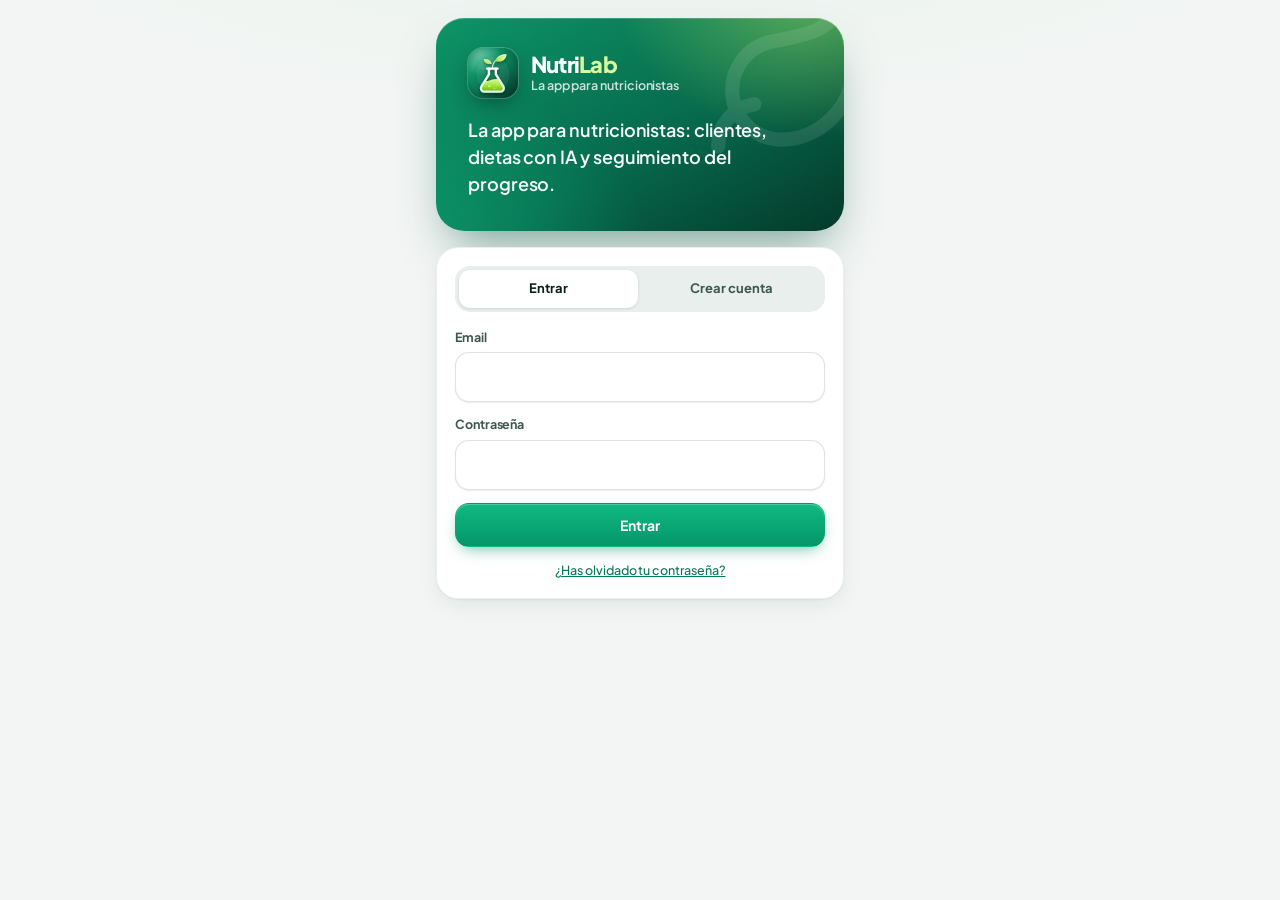
<file: index.html>
<!doctype html>
<html lang="es">
<head>
  <meta charset="utf-8">
  <meta name="viewport" content="width=device-width, initial-scale=1, viewport-fit=cover">
  <meta name="theme-color" content="#f2f5f3" media="(prefers-color-scheme: light)">
  <meta name="theme-color" content="#07110d" media="(prefers-color-scheme: dark)">
  <meta name="apple-mobile-web-app-capable" content="yes">
  <meta name="mobile-web-app-capable" content="yes">
  <meta name="apple-mobile-web-app-status-bar-style" content="default">
  <meta name="apple-mobile-web-app-title" content="NutriLab">
  <meta name="description" content="NutriLab, la app para nutricionistas: clientes, dietas manuales o con IA y seguimiento del progreso.">
  <title>NutriLab · La app para nutricionistas</title>
  <link rel="manifest" href="manifest.webmanifest">
  <link rel="icon" href="icons/icon.svg" type="image/svg+xml">
  <link rel="apple-touch-icon" href="icons/apple-touch-icon.png">
  <link rel="preload" href="vendor/fonts/plus-jakarta-sans.woff2" as="font" type="font/woff2" crossorigin>
  <link rel="stylesheet" href="app.css">
  <script>try { const t = JSON.parse(localStorage.getItem('javinutricion-v1') || '{}').settings?.theme; if (t === 'light' || t === 'dark') document.documentElement.dataset.theme = t; } catch {}</script>
  <script src="config.js"></script>
  <script src="files.js" defer></script>
  <script src="foods.js" defer></script>
  <script src="app.js" defer></script>
</head>
<body>
  <header class="top">
    <div class="top-inner" id="topbar">
      <img class="top-logo" src="icons/icon.svg" alt="" width="34" height="34">
      <div class="top-text"><h1 id="title">Inicio</h1><div class="sub" id="subtitle">NutriLab</div></div>
      <div id="headerActions"></div>
    </div>
  </header>

  <main id="view"></main>
  <div id="print"></div>

  <nav class="tabs" id="tabs" aria-label="Secciones">
    <div class="inner">
      <div class="side-brand"><img src="icons/icon.svg" alt="" width="40" height="40"><div><b>Nutri<span>Lab</span></b><small>La app para nutricionistas</small></div></div>
      <button data-nav="#/"><svg viewBox="0 0 24 24" fill="none" stroke="currentColor" stroke-width="2" stroke-linecap="round" stroke-linejoin="round"><path d="M3 11l9-7 9 7v9a1 1 0 0 1-1 1h-5v-6H9v6H4a1 1 0 0 1-1-1z"/></svg>Inicio</button>
      <button data-nav="#/clientes"><svg viewBox="0 0 24 24" fill="none" stroke="currentColor" stroke-width="2" stroke-linecap="round" stroke-linejoin="round"><circle cx="9" cy="8" r="4"/><path d="M2 21v-1a6 6 0 0 1 6-6h2a6 6 0 0 1 6 6v1"/><path d="M16 3.5a4 4 0 0 1 0 9M22 21v-1a6 6 0 0 0-4-5.6"/></svg>Clientes</button>
      <button data-nav="#/alimentos"><svg viewBox="0 0 24 24" fill="none" stroke="currentColor" stroke-width="2" stroke-linecap="round" stroke-linejoin="round"><path d="M12 7c-2-3-7-3-8 1-1 5 3 13 6 13 1 0 1.5-.5 2-.5s1 .5 2 .5c3 0 7-8 6-13-1-4-6-4-8-1z"/><path d="M12 7c0-2 1-4 3-5"/></svg>Alimentos</button>
      <button data-nav="#/ajustes"><svg viewBox="0 0 24 24" fill="none" stroke="currentColor" stroke-width="2" stroke-linecap="round" stroke-linejoin="round"><circle cx="12" cy="12" r="3"/><path d="M19.4 15a1.7 1.7 0 0 0 .3 1.8l.1.1a2 2 0 1 1-2.8 2.8l-.1-.1a1.7 1.7 0 0 0-1.8-.3 1.7 1.7 0 0 0-1 1.5V21a2 2 0 1 1-4 0v-.1a1.7 1.7 0 0 0-1.1-1.5 1.7 1.7 0 0 0-1.8.3l-.1.1a2 2 0 1 1-2.8-2.8l.1-.1a1.7 1.7 0 0 0 .3-1.8 1.7 1.7 0 0 0-1.5-1H3a2 2 0 1 1 0-4h.1a1.7 1.7 0 0 0 1.5-1.1 1.7 1.7 0 0 0-.3-1.8l-.1-.1a2 2 0 1 1 2.8-2.8l.1.1a1.7 1.7 0 0 0 1.8.3H9a1.7 1.7 0 0 0 1-1.5V3a2 2 0 1 1 4 0v.1a1.7 1.7 0 0 0 1 1.5 1.7 1.7 0 0 0 1.8-.3l.1-.1a2 2 0 1 1 2.8 2.8l-.1.1a1.7 1.7 0 0 0-.3 1.8V9a1.7 1.7 0 0 0 1.5 1H21a2 2 0 1 1 0 4h-.1a1.7 1.7 0 0 0-1.5 1z"/></svg>Ajustes</button>
    </div>
  </nav>
</body>
</html>
</file>
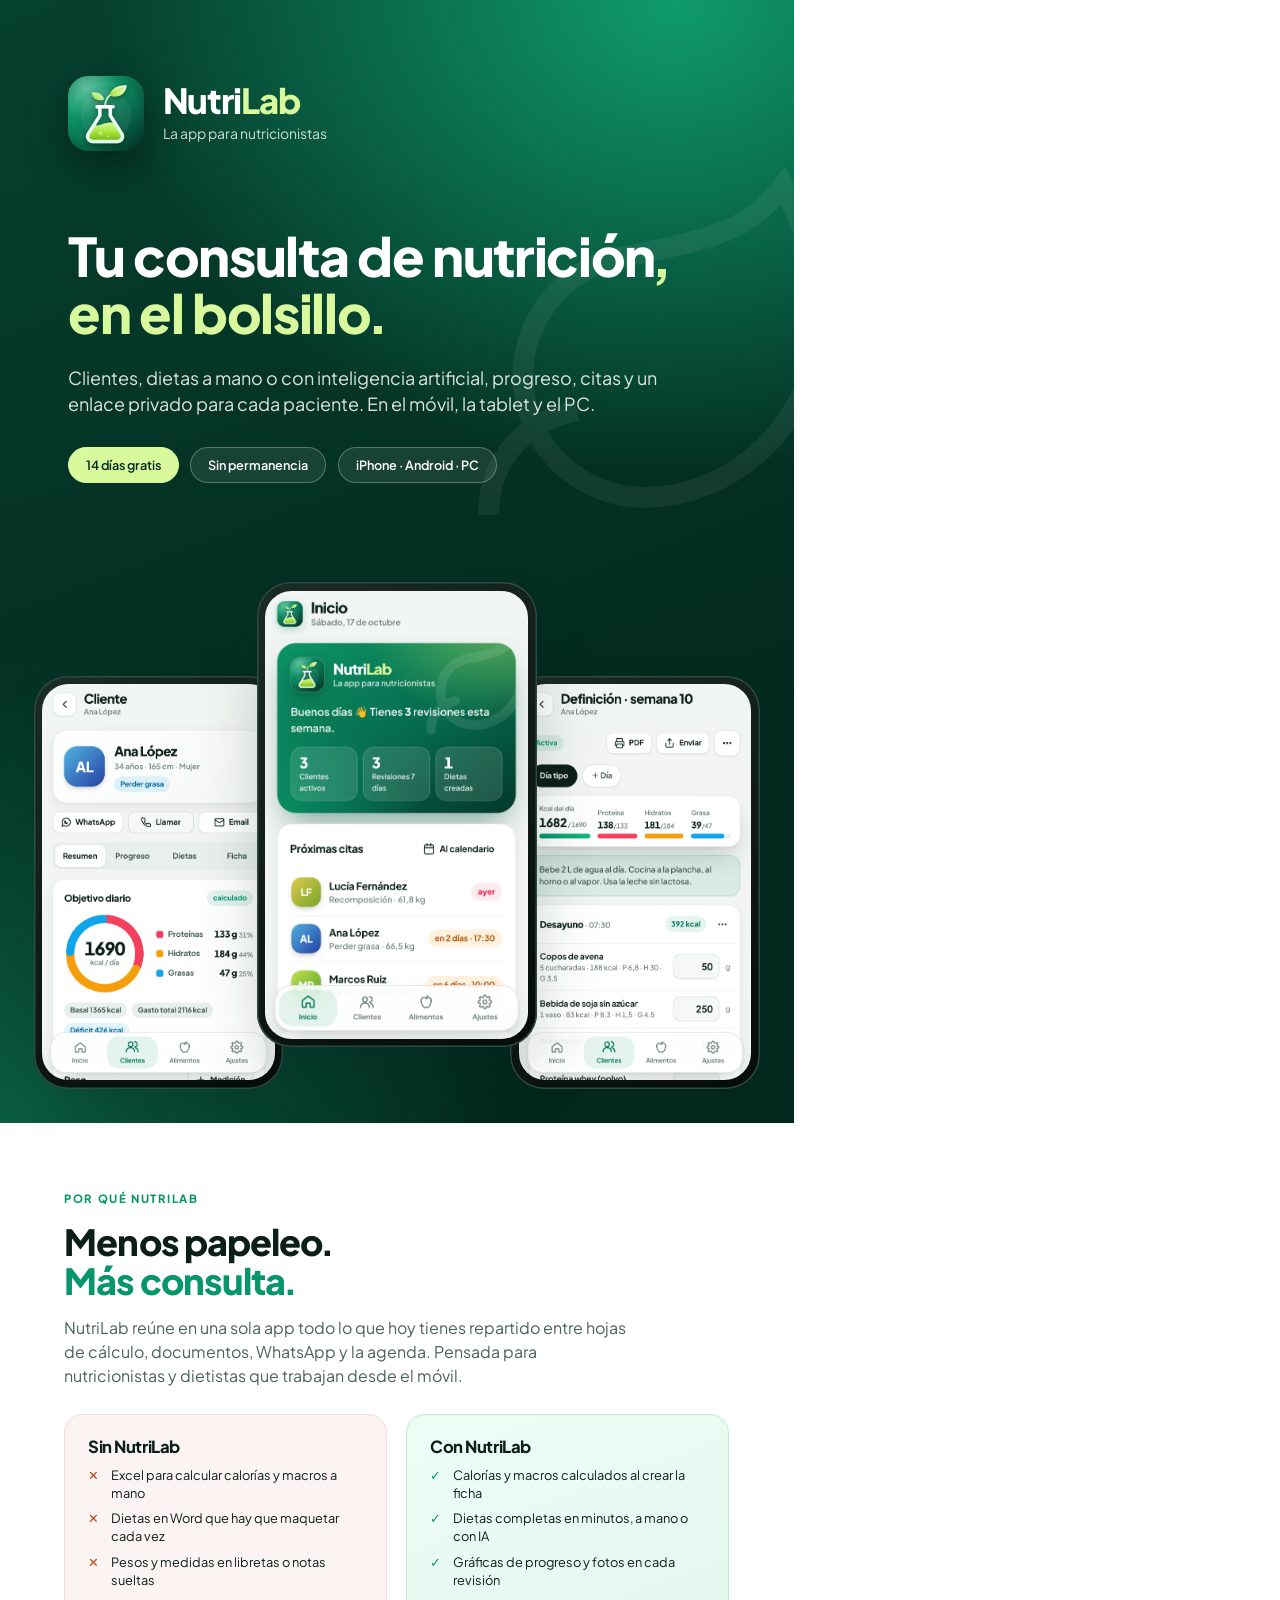
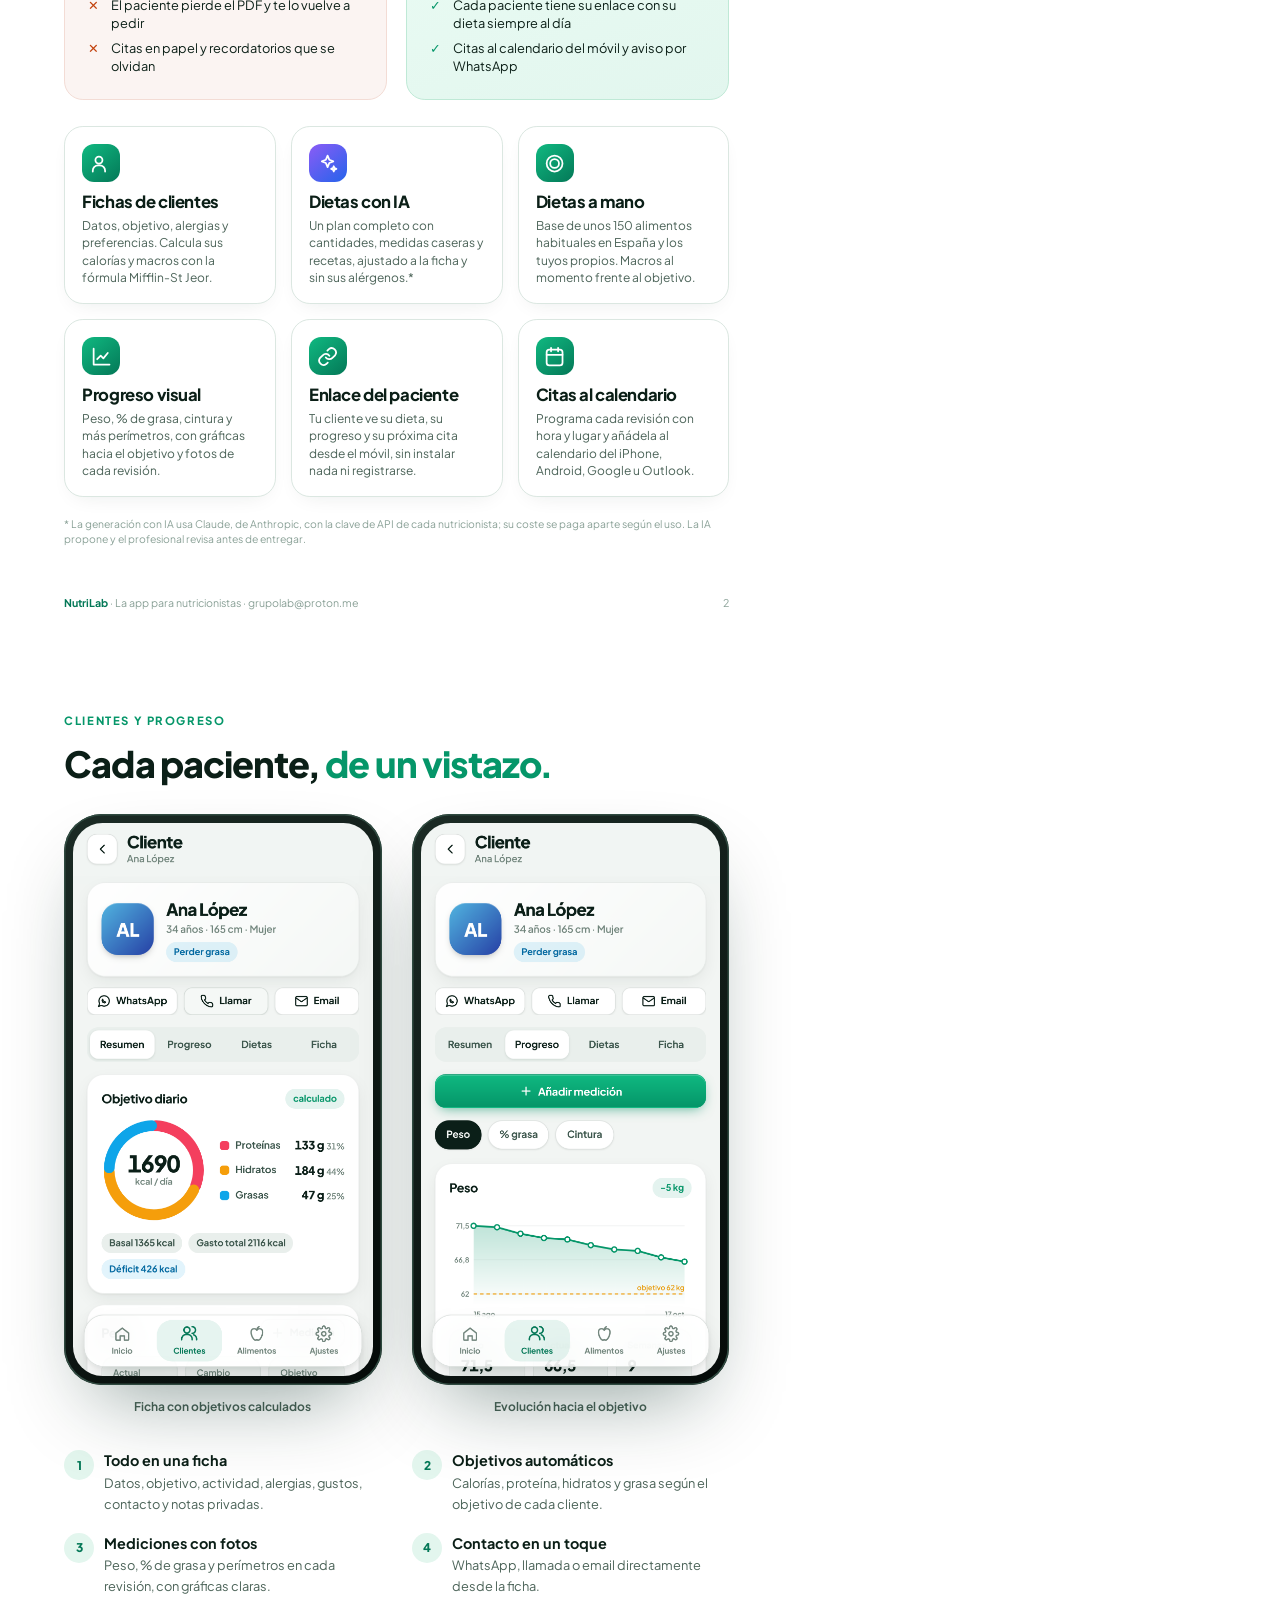
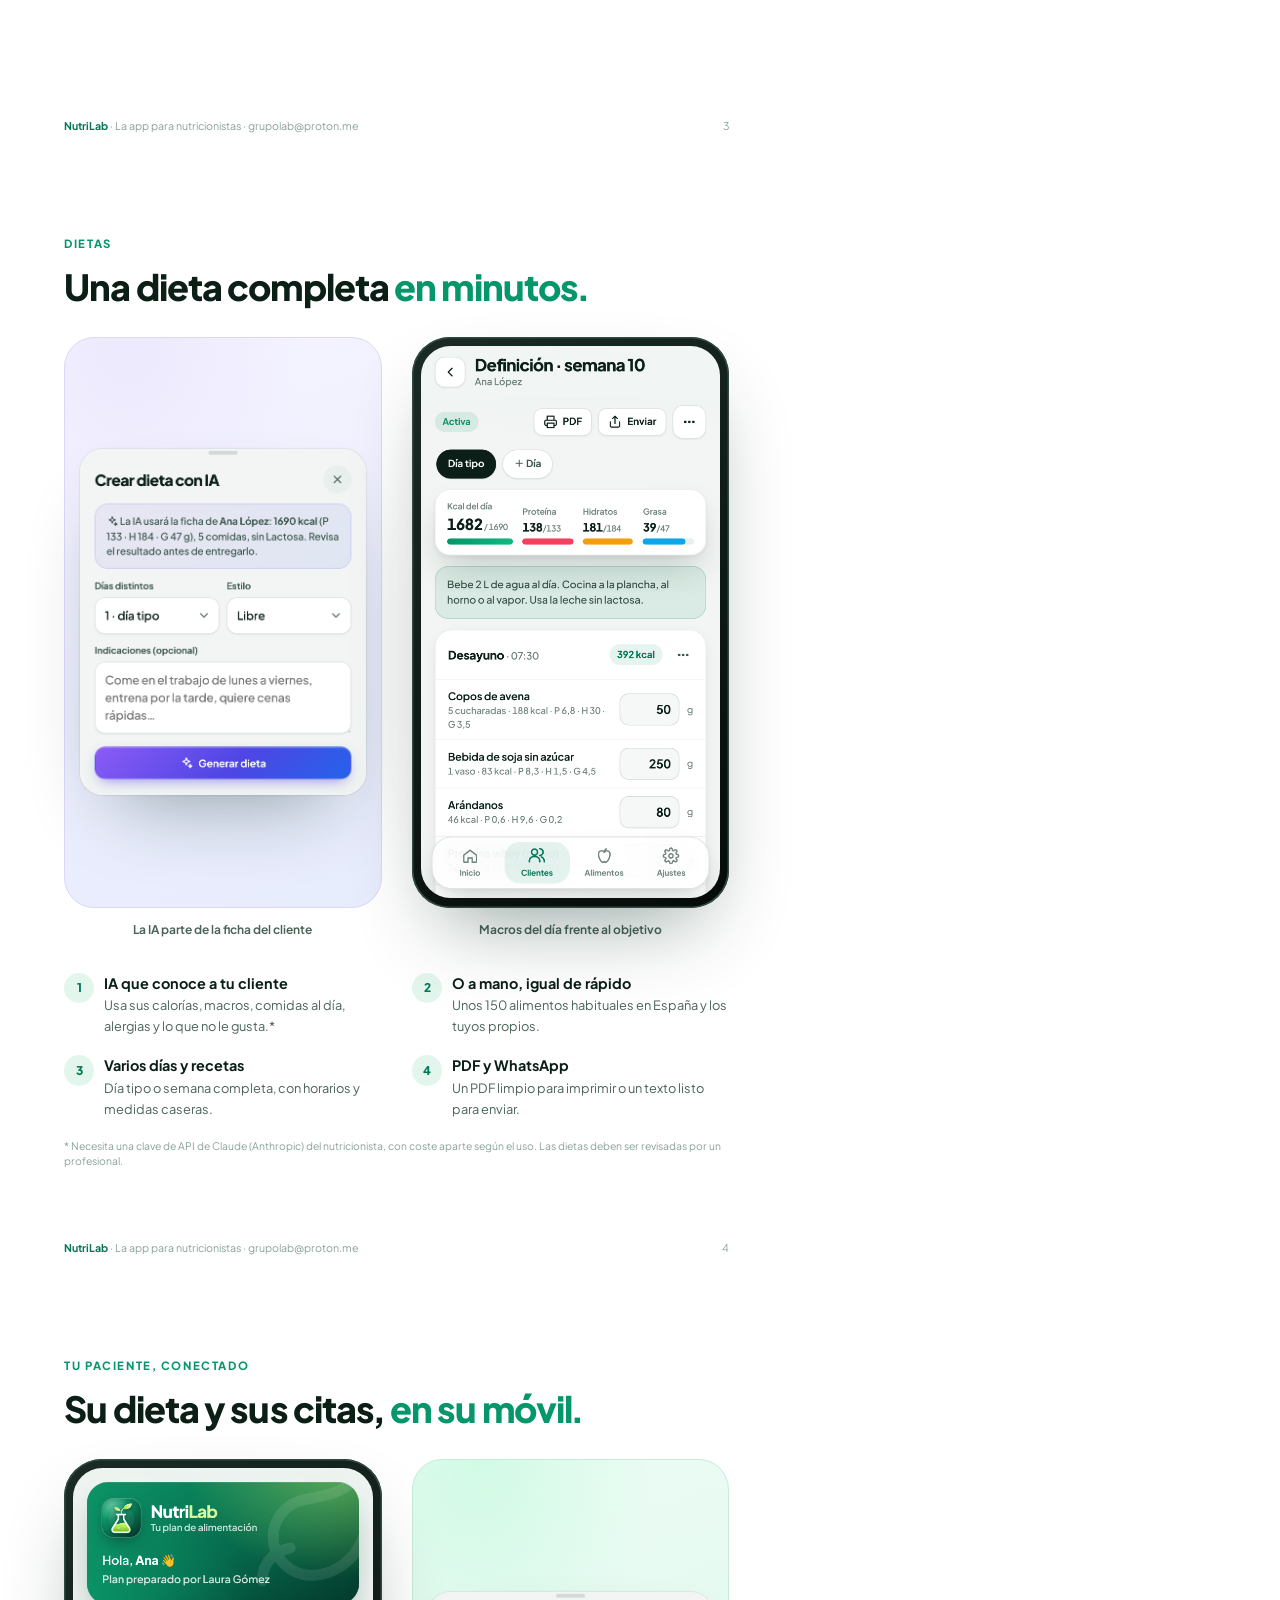
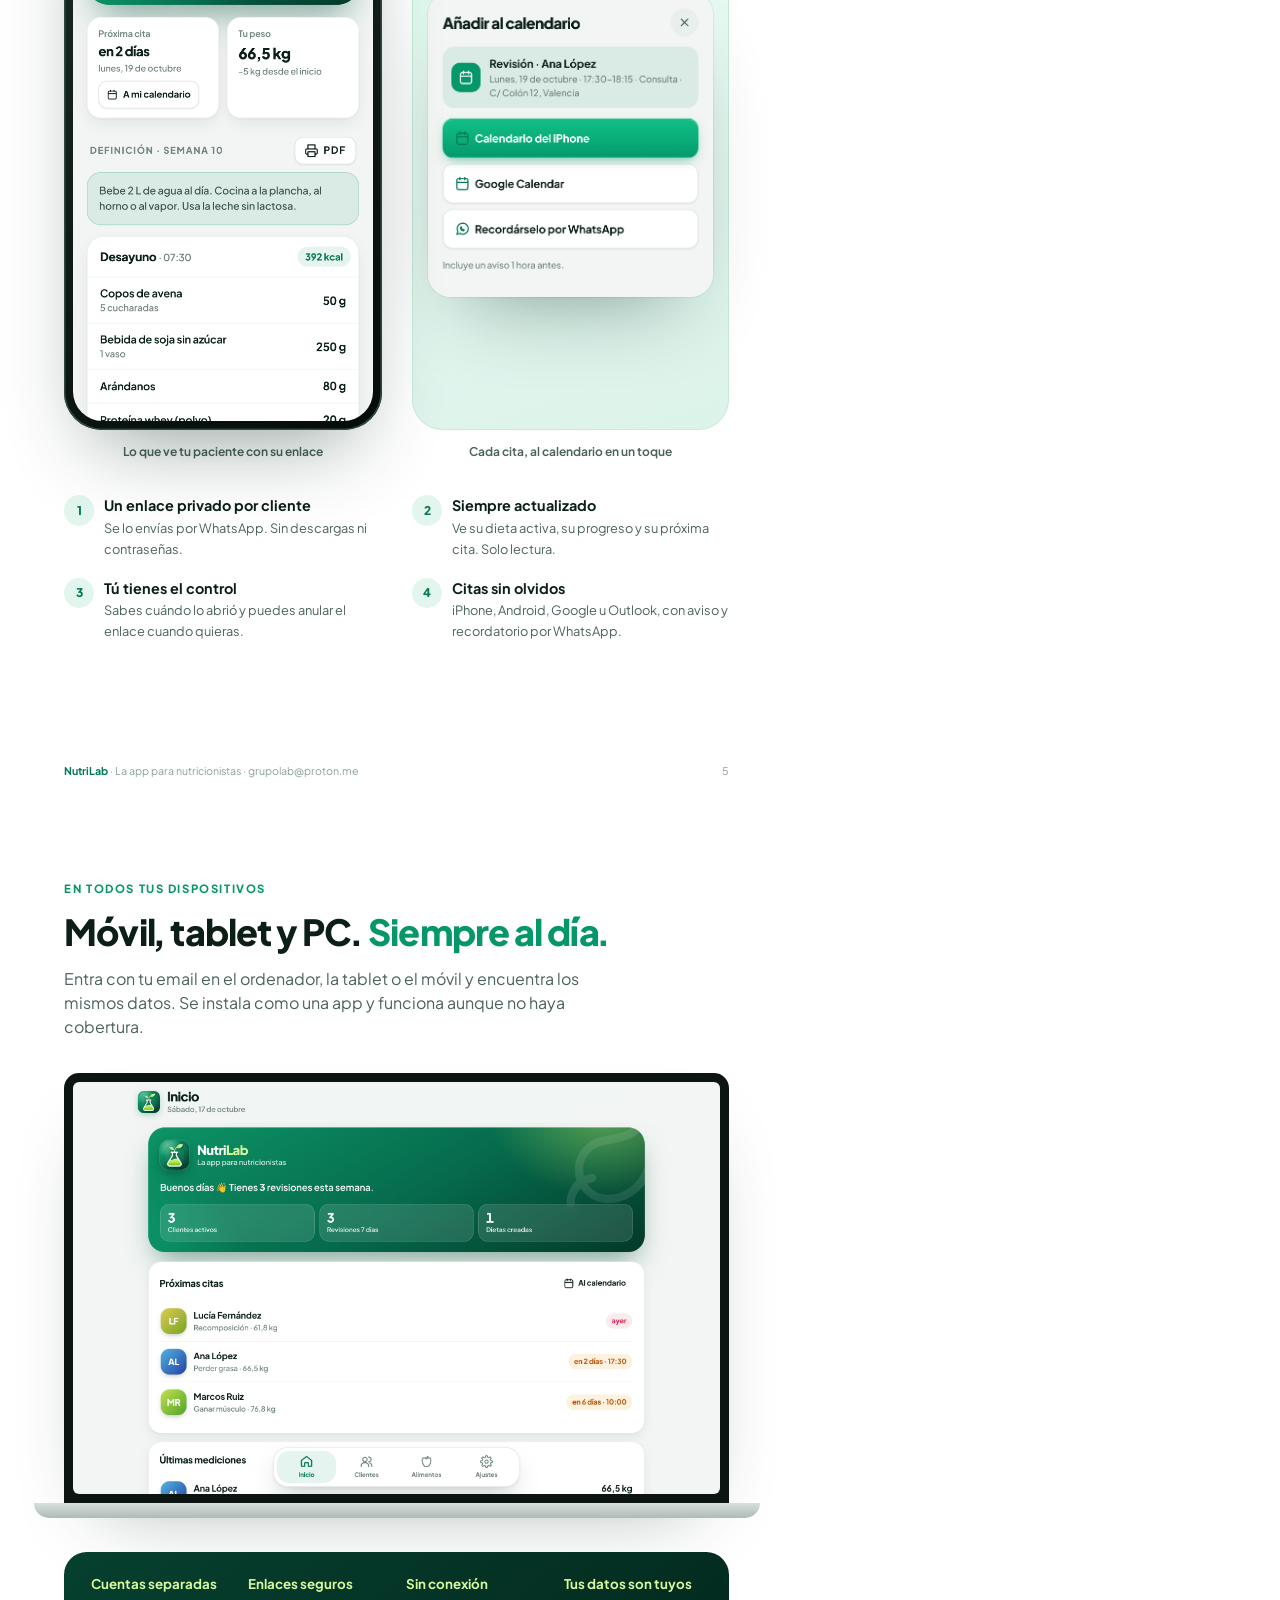
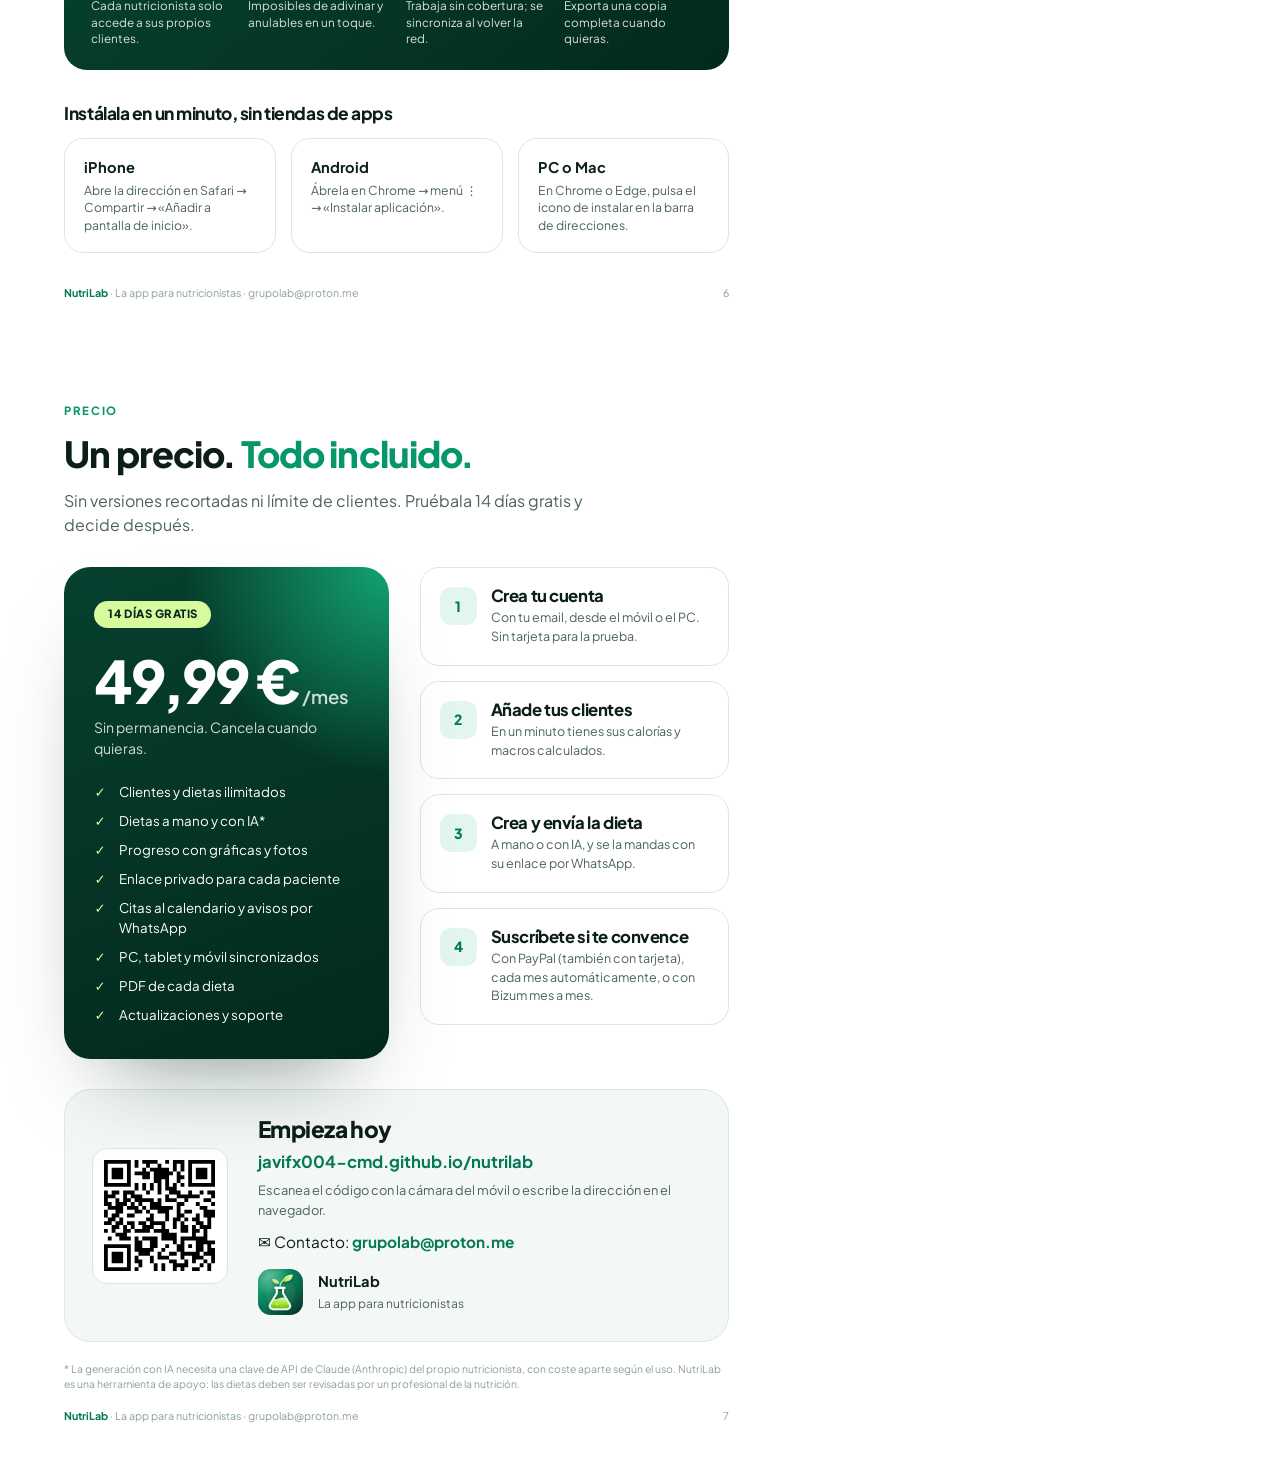
<file: marketing/dossier/index.html>
<!doctype html>
<html lang="es">
<head>
<meta charset="utf-8">
<title>NutriLab · Dossier</title>
<style>
@font-face { font-family: 'Jakarta'; src: url(../../vendor/fonts/plus-jakarta-sans.woff2) format('woff2'); font-weight: 200 800; }
@page { size: A4; margin: 0; }
:root {
  --ink: #0b1f17; --muted: #4b6358; --line: #dbe7e1; --bg: #f3f7f5;
  --brand: #059669; --brand-2: #047857; --brand-3: #10b981; --lime: #d9f99d; --deep: #03291e;
  --ai1: #8b5cf6; --ai2: #2563eb;
}
* { box-sizing: border-box; margin: 0; padding: 0; }
html { -webkit-print-color-adjust: exact; print-color-adjust: exact; }
body { font-family: 'Jakarta', system-ui, sans-serif; color: var(--ink); font-size: 10.5pt; line-height: 1.5; }
.page { width: 210mm; height: 297mm; position: relative; overflow: hidden; page-break-after: always; background: #fff; padding: 18mm 17mm 16mm; }
.page:last-child { page-break-after: auto; }
h1, h2, h3 { letter-spacing: -.025em; line-height: 1.08; }
h2 { font-size: 27pt; font-weight: 800; }
h3 { font-size: 12.5pt; font-weight: 750; }
.eyebrow { font-size: 8.5pt; font-weight: 750; letter-spacing: .14em; text-transform: uppercase; color: var(--brand); margin-bottom: 4mm; }
.lead { font-size: 12pt; color: var(--muted); margin-top: 4mm; max-width: 150mm; }
.foot { position: absolute; left: 17mm; right: 17mm; bottom: 9mm; display: flex; justify-content: space-between; font-size: 8pt; color: #8aa197; }
.foot b { color: var(--brand-2); font-weight: 700; }
.hl { color: var(--brand); }

/* teléfono */
/* sin aspect-ratio en el marco: la imagen marca la altura y no se recorta */
.phone { width: 62mm; border-radius: 9mm; padding: 2.2mm; background: linear-gradient(145deg, #1b2b25, #050b09); box-shadow: 0 10mm 22mm -8mm rgba(3, 41, 30, .45), inset 0 0 0 .4mm #2f4a40; position: relative; }
.phone img { width: 100%; aspect-ratio: 390 / 664; object-fit: cover; object-position: top; border-radius: 7mm; display: block; }
.phone.sm { width: 52mm; border-radius: 7.6mm; } .phone.sm img { border-radius: 5.8mm; }
.phone.md { width: 58mm; border-radius: 8.4mm; } .phone.md img { border-radius: 6.4mm; }
.phone.xs { width: 46mm; border-radius: 7mm; } .phone.xs img { border-radius: 5.2mm; }

/* ---------------------------------------------------------------- portada */
.cover { background: radial-gradient(120% 70% at 85% 0%, #0f9b6c 0%, transparent 60%), radial-gradient(90% 60% at 0% 100%, #0b5e44 0%, transparent 70%), linear-gradient(160deg, #06402f, var(--deep) 70%); color: #fff; padding: 20mm 18mm; }
.cover .brand { display: flex; align-items: center; gap: 5mm; }
.cover .brand img { width: 20mm; height: 20mm; border-radius: 5.4mm; box-shadow: 0 4mm 10mm rgba(0,0,0,.35); }
.cover .brand .n { font-size: 26pt; font-weight: 800; letter-spacing: -.03em; line-height: 1; }
.cover .brand .n span { color: var(--lime); }
.cover .brand .by { font-size: 10.5pt; opacity: .8; margin-top: 1.5mm; }
.cover h1 { font-size: 40pt; font-weight: 800; margin-top: 20mm; max-width: 165mm; }
.cover h1 span { color: var(--lime); }
.cover .sub { font-size: 13.5pt; opacity: .86; margin-top: 6mm; max-width: 165mm; line-height: 1.45; }
.cover .chips { display: flex; gap: 3mm; margin-top: 8mm; flex-wrap: wrap; }
.cover .chip { border: .3mm solid rgba(255,255,255,.28); background: rgba(255,255,255,.08); border-radius: 20mm; padding: 2mm 4.5mm; font-size: 9.5pt; font-weight: 600; }
.cover .chip.lime { background: var(--lime); color: var(--deep); border-color: var(--lime); }
.cover .phones { position: absolute; left: 0; right: 0; bottom: 0; height: 160mm; }
.cover .phones .phone { width: 66mm; }
.cover .phones .phone { position: absolute; }
.cover .phones .p1 { left: 9mm; bottom: 9mm; }
.cover .phones .p2 { left: 68mm; bottom: 20mm; z-index: 2; width: 74mm; }
.cover .phones .p3 { right: 9mm; bottom: 9mm; }
.cover .leaf { position: absolute; right: -20mm; top: 40mm; width: 110mm; opacity: .06; }

/* ---------------------------------------------------------------- tarjetas */
.compare { display: grid; grid-template-columns: 1fr 1fr; gap: 5mm; margin-top: 7mm; }
.compare > div { border-radius: 5mm; padding: 6mm; }
.compare .before { background: #fbf4f2; border: .3mm solid #f3dcd5; }
.compare .after { background: linear-gradient(160deg, #ecfdf5, #e2f6ee); border: .3mm solid #bfe9d6; }
.compare h3 { margin-bottom: 3mm; }
.compare ul { list-style: none; display: grid; gap: 2mm; }
.compare li { padding-left: 6mm; position: relative; font-size: 9.6pt; line-height: 1.4; }
.compare .before li::before { content: '✕'; position: absolute; left: 0; color: #c2410c; font-weight: 700; }
.compare .after li::before { content: '✓'; position: absolute; left: 0; color: var(--brand); font-weight: 800; }
.grid { display: grid; grid-template-columns: repeat(3, 1fr); gap: 4mm; margin-top: 7mm; }
.feat { border: .3mm solid var(--line); border-radius: 5mm; padding: 4.5mm 4.5mm; background: #fff; box-shadow: 0 2mm 6mm -3mm rgba(3, 41, 30, .12); }
.feat .ic { width: 10mm; height: 10mm; border-radius: 3.2mm; display: grid; place-items: center; background: linear-gradient(140deg, var(--brand-3), var(--brand-2)); color: #fff; margin-bottom: 2.8mm; }
.feat .ic.ai { background: linear-gradient(140deg, var(--ai1), var(--ai2)); }
.feat .ic svg { width: 5.6mm; height: 5.6mm; }
.feat p { font-size: 9pt; color: var(--muted); margin-top: 1.6mm; line-height: 1.45; }

/* ---------------------------------------------------------------- páginas de pantallas */
.show { display: grid; grid-template-columns: auto 1fr; gap: 9mm; align-items: center; margin-top: 9mm; }
.show.rev { grid-template-columns: 1fr auto; }
.pair { display: flex; gap: 5mm; align-items: flex-start; }
.pair .phone:nth-child(2) { margin-top: 12mm; }
.pair.tight .phone:nth-child(2) { margin-top: 8mm; }
.points { list-style: none; display: grid; gap: 4.5mm; }
.points li { display: grid; grid-template-columns: 8mm 1fr; gap: 2.5mm; }
.points .n { width: 8mm; height: 8mm; border-radius: 50%; background: #e3f6ee; color: var(--brand-2); font-weight: 800; font-size: 9pt; display: grid; place-items: center; }
.points b { display: block; font-size: 10.8pt; }
.points span { color: var(--muted); font-size: 9.6pt; line-height: 1.45; }
.laptop { margin: 9mm auto 0; width: 140mm; }
.laptop .screen { border-radius: 4mm 4mm 0 0; background: #0d1512; padding: 2.4mm; box-shadow: 0 10mm 20mm -10mm rgba(3, 41, 30, .4); }
.laptop .screen img { width: 100%; display: block; border-radius: 1.6mm; aspect-ratio: 16 / 9.3; object-fit: cover; object-position: top; }
.laptop .base { height: 4mm; background: linear-gradient(#d7e0dc, #aebbb5); border-radius: 0 0 6mm 6mm; margin: 0 -8mm; }
.caption { text-align: center; font-size: 9pt; color: var(--muted); margin-top: 3mm; }

.band { margin-top: 9mm; border-radius: 6mm; padding: 6mm 7mm; background: linear-gradient(140deg, #06402f, var(--deep)); color: #fff; display: grid; grid-template-columns: repeat(4, 1fr); gap: 5mm; }
.band b { display: block; font-size: 10pt; margin-bottom: 1mm; color: var(--lime); }
.band span { font-size: 8.8pt; opacity: .85; line-height: 1.4; display: block; }

/* ---------------------------------------------------------------- precio */
.pricing { display: grid; grid-template-columns: 1.05fr 1fr; gap: 8mm; margin-top: 8mm; align-items: stretch; }
.price-card { border-radius: 7mm; padding: 9mm 8mm; color: #fff; background: radial-gradient(90% 60% at 100% 0%, #13a372, transparent 70%), linear-gradient(160deg, #06402f, var(--deep)); box-shadow: 0 12mm 24mm -12mm rgba(3, 41, 30, .55); position: relative; overflow: hidden; }
.price-card .tag { display: inline-block; background: var(--lime); color: var(--deep); font-weight: 800; font-size: 8.5pt; border-radius: 10mm; padding: 1.3mm 3.6mm; letter-spacing: .04em; }
.price-card .amt { white-space: nowrap; font-size: 44pt; font-weight: 800; letter-spacing: -.04em; line-height: 1; margin-top: 6mm; }
.price-card .amt small { font-size: 14pt; font-weight: 600; letter-spacing: 0; opacity: .8; }
.price-card .per { opacity: .82; margin-top: 2mm; }
.price-card ul { list-style: none; margin-top: 6mm; display: grid; gap: 2.4mm; }
.price-card li { padding-left: 6.5mm; position: relative; font-size: 10pt; }
.price-card li::before { content: '✓'; position: absolute; left: 0; color: var(--lime); font-weight: 800; }
.steps { display: grid; gap: 4mm; align-content: start; }
.step { border: .3mm solid var(--line); border-radius: 5mm; padding: 5mm; display: grid; grid-template-columns: 10mm 1fr; gap: 3.5mm; align-items: start; }
.step .n { width: 10mm; height: 10mm; border-radius: 3mm; background: #e3f6ee; color: var(--brand-2); font-weight: 800; display: grid; place-items: center; }
.step p { font-size: 9.4pt; color: var(--muted); margin-top: .8mm; }
.cta { margin-top: 8mm; display: grid; grid-template-columns: auto 1fr; gap: 8mm; align-items: center; border-radius: 7mm; padding: 7mm; background: var(--bg); border: .3mm solid var(--line); }
.cta .qr { width: 36mm; height: 36mm; padding: 3mm; background: #fff; border-radius: 4mm; border: .3mm solid var(--line); }
.cta .qr img { width: 100%; height: 100%; display: block; }
.cta h3 { font-size: 17pt; font-weight: 800; }
.cta .url { font-size: 12.5pt; font-weight: 700; color: var(--brand-2); margin-top: 2mm; }
.cta p { color: var(--muted); font-size: 9.6pt; margin-top: 2mm; }
.sig { display: flex; align-items: center; gap: 4mm; margin-top: 4mm; }
.sig img { width: 12mm; height: 12mm; border-radius: 3.4mm; }
.sig b { font-size: 11pt; display: block; }
.sig span { color: var(--muted); font-size: 9pt; }
.note { font-size: 7.8pt; color: #8aa197; margin-top: 5mm; line-height: 1.45; }

/* páginas de pantallas, versión grande y legible */
.page h2 { max-width: 170mm; }
.duo { display: grid; grid-template-columns: 1fr 1fr; gap: 8mm; margin-top: 8mm; }
.duo figure { display: flex; flex-direction: column; align-items: center; }
.duo figcaption { margin-top: 3.5mm; font-size: 9pt; font-weight: 650; color: var(--muted); text-align: center; }
.phone.lg { width: 84mm; border-radius: 10mm; padding: 2.4mm; } .phone.lg img { aspect-ratio: 390 / 720; border-radius: 7.8mm; }
.stage { width: 100%; height: calc((84mm - 4.8mm) * 720 / 390 + 4.8mm); border-radius: 8mm; display: grid; place-items: center; padding: 4mm;
  background: radial-gradient(80% 60% at 20% 0%, #d1fae5, transparent 70%), linear-gradient(160deg, #ecfdf5, #dcf3ea); border: .3mm solid #c7eadb; }
.stage.ai { background: radial-gradient(80% 60% at 20% 0%, #ede9fe, transparent 70%), linear-gradient(160deg, #f5f3ff, #e7ecfd); border-color: #dcd6fb; }
.sheetcard { width: 100%; border-radius: 6mm; overflow: hidden; background: #f3f6f4; box-shadow: 0 10mm 22mm -10mm rgba(3, 41, 30, .45), 0 0 0 .3mm rgba(3, 41, 30, .06); }
.sheetcard img { width: 100%; display: block; margin-top: -1mm; }
.points.two { grid-template-columns: 1fr 1fr; gap: 5mm 8mm; margin-top: 9mm; }
.laptop.big { width: 100%; margin-top: 9mm; } .laptop.big .screen img { aspect-ratio: 1100 / 700; }
.pn { margin-left: -.07em; }
.sub3 { margin-top: 9mm; font-size: 13pt; }
.install { display: grid; grid-template-columns: repeat(3, 1fr); gap: 4mm; margin-top: 4mm; }
.install > div { border: .3mm solid var(--line); border-radius: 5mm; padding: 4.5mm 5mm; }
.install b { display: block; font-size: 11pt; margin-bottom: 1mm; }
.install span { font-size: 9.2pt; color: var(--muted); line-height: 1.45; display: block; }
.cta .mail { margin-top: 3mm; font-size: 11.5pt; color: var(--ink); }
.cta .mail b { color: var(--brand-2); }
</style>
</head>
<body>

<!-- ============================================================ 1 · PORTADA -->
<section class="page cover">
  <svg class="leaf" viewBox="0 0 24 24" fill="none" stroke="#fff" stroke-width="1.2"><path d="M11 20A7 7 0 0 1 9.8 6.1C15.5 5 17 4.5 19 2c1 2 2 4.2 2 8 0 5.5-4.8 10-10 10z"/><path d="M2 21c0-3 1.9-5.4 5.1-6"/></svg>
  <div class="brand"><img src="../../icons/icon.svg" alt=""><div><div class="n">Nutri<span>Lab</span></div><div class="by">La app para nutricionistas</div></div></div>
  <h1>Tu consulta de nutrición, <span>en el bolsillo.</span></h1>
  <p class="sub">Clientes, dietas a mano o con inteligencia artificial, progreso, citas y un enlace privado para cada paciente. En el móvil, la tablet y el PC.</p>
  <div class="chips"><span class="chip lime">14 días gratis</span><span class="chip">Sin permanencia</span><span class="chip">iPhone · Android · PC</span></div>
  <div class="phones">
    <div class="phone p1"><img src="client.png" alt=""></div>
    <div class="phone p2"><img src="home.png" alt=""></div>
    <div class="phone p3"><img src="plan.png" alt=""></div>
  </div>
</section>

<!-- ============================================================ 2 · QUÉ ES -->
<section class="page">
  <div class="eyebrow">Por qué NutriLab</div>
  <h2>Menos papeleo.<br><span class="hl">Más consulta.</span></h2>
  <p class="lead">NutriLab reúne en una sola app todo lo que hoy tienes repartido entre hojas de cálculo, documentos, WhatsApp y la agenda. Pensada para nutricionistas y dietistas que trabajan desde el móvil.</p>

  <div class="compare">
    <div class="before"><h3>Sin NutriLab</h3><ul>
      <li>Excel para calcular calorías y macros a mano</li>
      <li>Dietas en Word que hay que maquetar cada vez</li>
      <li>Pesos y medidas en libretas o notas sueltas</li>
      <li>El paciente pierde el PDF y te lo vuelve a pedir</li>
      <li>Citas en papel y recordatorios que se olvidan</li>
    </ul></div>
    <div class="after"><h3>Con NutriLab</h3><ul>
      <li>Calorías y macros calculados al crear la ficha</li>
      <li>Dietas completas en minutos, a mano o con IA</li>
      <li>Gráficas de progreso y fotos en cada revisión</li>
      <li>Cada paciente tiene su enlace con su dieta siempre al día</li>
      <li>Citas al calendario del móvil y aviso por WhatsApp</li>
    </ul></div>
  </div>

  <div class="grid">
    <div class="feat"><div class="ic"><svg viewBox="0 0 24 24" fill="none" stroke="currentColor" stroke-width="2" stroke-linecap="round" stroke-linejoin="round"><circle cx="9" cy="8" r="4"/><path d="M2 21v-1a6 6 0 0 1 6-6h2a6 6 0 0 1 6 6v1"/></svg></div>
      <h3>Fichas de clientes</h3><p>Datos, objetivo, alergias y preferencias. Calcula sus calorías y macros con la fórmula Mifflin-St Jeor.</p></div>
    <div class="feat"><div class="ic ai"><svg viewBox="0 0 24 24" fill="none" stroke="currentColor" stroke-width="2" stroke-linecap="round" stroke-linejoin="round"><path d="M12 3l1.9 4.6L18.5 9.5l-4.6 1.9L12 16l-1.9-4.6L5.5 9.5l4.6-1.9z"/><path d="M19 15l.9 2.1L22 18l-2.1.9L19 21l-.9-2.1L16 18l2.1-.9z"/></svg></div>
      <h3>Dietas con IA</h3><p>Un plan completo con cantidades, medidas caseras y recetas, ajustado a la ficha y sin sus alérgenos.*</p></div>
    <div class="feat"><div class="ic"><svg viewBox="0 0 24 24" fill="none" stroke="currentColor" stroke-width="2" stroke-linecap="round" stroke-linejoin="round"><circle cx="12" cy="12" r="9"/><circle cx="12" cy="12" r="5"/></svg></div>
      <h3>Dietas a mano</h3><p>Base de unos 150 alimentos habituales en España y los tuyos propios. Macros al momento frente al objetivo.</p></div>
    <div class="feat"><div class="ic"><svg viewBox="0 0 24 24" fill="none" stroke="currentColor" stroke-width="2" stroke-linecap="round" stroke-linejoin="round"><path d="M3 3v18h18"/><path d="M7 15l4-4 3 3 5-6"/></svg></div>
      <h3>Progreso visual</h3><p>Peso, % de grasa, cintura y más perímetros, con gráficas hacia el objetivo y fotos de cada revisión.</p></div>
    <div class="feat"><div class="ic"><svg viewBox="0 0 24 24" fill="none" stroke="currentColor" stroke-width="2" stroke-linecap="round" stroke-linejoin="round"><path d="M10 13a5 5 0 0 0 7.5.5l3-3a5 5 0 0 0-7-7l-1.7 1.7"/><path d="M14 11a5 5 0 0 0-7.5-.5l-3 3a5 5 0 0 0 7 7l1.7-1.7"/></svg></div>
      <h3>Enlace del paciente</h3><p>Tu cliente ve su dieta, su progreso y su próxima cita desde el móvil, sin instalar nada ni registrarse.</p></div>
    <div class="feat"><div class="ic"><svg viewBox="0 0 24 24" fill="none" stroke="currentColor" stroke-width="2" stroke-linecap="round" stroke-linejoin="round"><rect x="3" y="4" width="18" height="18" rx="3"/><path d="M16 2v4M8 2v4M3 10h18"/></svg></div>
      <h3>Citas al calendario</h3><p>Programa cada revisión con hora y lugar y añádela al calendario del iPhone, Android, Google u Outlook.</p></div>
  </div>
  <p class="note">* La generación con IA usa Claude, de Anthropic, con la clave de API de cada nutricionista; su coste se paga aparte según el uso. La IA propone y el profesional revisa antes de entregar.</p>
  <div class="foot"><span><b>NutriLab</b> · La app para nutricionistas · grupolab@proton.me</span><span>2</span></div>
</section>

<!-- ============================================================ 3 · CLIENTES Y PROGRESO -->
<section class="page">
  <div class="eyebrow">Clientes y progreso</div>
  <h2>Cada paciente, <span class="hl">de un vistazo.</span></h2>
  <div class="duo">
    <figure><div class="phone lg"><img src="t-client.png" alt=""></div><figcaption>Ficha con objetivos calculados</figcaption></figure>
    <figure><div class="phone lg"><img src="t-progress.png" alt=""></div><figcaption>Evolución hacia el objetivo</figcaption></figure>
  </div>
  <ul class="points two">
    <li><span class="n">1</span><div><b>Todo en una ficha</b><span>Datos, objetivo, actividad, alergias, gustos, contacto y notas privadas.</span></div></li>
    <li><span class="n">2</span><div><b>Objetivos automáticos</b><span>Calorías, proteína, hidratos y grasa según el objetivo de cada cliente.</span></div></li>
    <li><span class="n">3</span><div><b>Mediciones con fotos</b><span>Peso, % de grasa y perímetros en cada revisión, con gráficas claras.</span></div></li>
    <li><span class="n">4</span><div><b>Contacto en un toque</b><span>WhatsApp, llamada o email directamente desde la ficha.</span></div></li>
  </ul>
  <div class="foot"><span><b>NutriLab</b> · La app para nutricionistas · grupolab@proton.me</span><span>3</span></div>
</section>

<!-- ============================================================ 4 · DIETAS -->
<section class="page">
  <div class="eyebrow">Dietas</div>
  <h2>Una dieta completa <span class="hl">en minutos.</span></h2>
  <div class="duo">
    <figure><div class="stage ai"><div class="sheetcard"><img src="s-ai.png" alt=""></div></div><figcaption>La IA parte de la ficha del cliente</figcaption></figure>
    <figure><div class="phone lg"><img src="t-plan.png" alt=""></div><figcaption>Macros del día frente al objetivo</figcaption></figure>
  </div>
  <ul class="points two">
    <li><span class="n">1</span><div><b>IA que conoce a tu cliente</b><span>Usa sus calorías, macros, comidas al día, alergias y lo que no le gusta.*</span></div></li>
    <li><span class="n">2</span><div><b>O a mano, igual de rápido</b><span>Unos 150 alimentos habituales en España y los tuyos propios.</span></div></li>
    <li><span class="n">3</span><div><b>Varios días y recetas</b><span>Día tipo o semana completa, con horarios y medidas caseras.</span></div></li>
    <li><span class="n">4</span><div><b>PDF y WhatsApp</b><span>Un PDF limpio para imprimir o un texto listo para enviar.</span></div></li>
  </ul>
  <p class="note">* Necesita una clave de API de Claude (Anthropic) del nutricionista, con coste aparte según el uso. Las dietas deben ser revisadas por un profesional.</p>
  <div class="foot"><span><b>NutriLab</b> · La app para nutricionistas · grupolab@proton.me</span><span>4</span></div>
</section>

<!-- ============================================================ 5 · PACIENTE Y CITAS -->
<section class="page">
  <div class="eyebrow">Tu paciente, conectado</div>
  <h2>Su dieta y sus citas, <span class="hl">en su móvil.</span></h2>
  <div class="duo">
    <figure><div class="phone lg"><img src="t-portal.png" alt=""></div><figcaption>Lo que ve tu paciente con su enlace</figcaption></figure>
    <figure><div class="stage"><div class="sheetcard"><img src="s-cal.png" alt=""></div></div><figcaption>Cada cita, al calendario en un toque</figcaption></figure>
  </div>
  <ul class="points two">
    <li><span class="n">1</span><div><b>Un enlace privado por cliente</b><span>Se lo envías por WhatsApp. Sin descargas ni contraseñas.</span></div></li>
    <li><span class="n">2</span><div><b>Siempre actualizado</b><span>Ve su dieta activa, su progreso y su próxima cita. Solo lectura.</span></div></li>
    <li><span class="n">3</span><div><b>Tú tienes el control</b><span>Sabes cuándo lo abrió y puedes anular el enlace cuando quieras.</span></div></li>
    <li><span class="n">4</span><div><b>Citas sin olvidos</b><span>iPhone, Android, Google u Outlook, con aviso y recordatorio por WhatsApp.</span></div></li>
  </ul>
  <div class="foot"><span><b>NutriLab</b> · La app para nutricionistas · grupolab@proton.me</span><span>5</span></div>
</section>

<!-- ============================================================ 6 · PC Y SEGURIDAD -->
<section class="page">
  <div class="eyebrow">En todos tus dispositivos</div>
  <h2>Móvil, tablet y PC. <span class="hl">Siempre al día.</span></h2>
  <p class="lead">Entra con tu email en el ordenador, la tablet o el móvil y encuentra los mismos datos. Se instala como una app y funciona aunque no haya cobertura.</p>
  <div class="laptop big"><div class="screen"><img src="pc-home.png" alt=""></div><div class="base"></div></div>
  <div class="band">
    <div><b>Cuentas separadas</b><span>Cada nutricionista solo accede a sus propios clientes.</span></div>
    <div><b>Enlaces seguros</b><span>Imposibles de adivinar y anulables en un toque.</span></div>
    <div><b>Sin conexión</b><span>Trabaja sin cobertura; se sincroniza al volver la red.</span></div>
    <div><b>Tus datos son tuyos</b><span>Exporta una copia completa cuando quieras.</span></div>
  </div>
  <h3 class="sub3">Instálala en un minuto, sin tiendas de apps</h3>
  <div class="install">
    <div><b>iPhone</b><span>Abre la dirección en Safari → Compartir → «Añadir a pantalla de inicio».</span></div>
    <div><b>Android</b><span>Ábrela en Chrome → menú ⋮ → «Instalar aplicación».</span></div>
    <div><b>PC o Mac</b><span>En Chrome o Edge, pulsa el icono de instalar en la barra de direcciones.</span></div>
  </div>
  <div class="foot"><span><b>NutriLab</b> · La app para nutricionistas · grupolab@proton.me</span><span>6</span></div>
</section>

<!-- ============================================================ 6 · PRECIO -->
<section class="page">
  <div class="eyebrow">Precio</div>
  <h2>Un precio. <span class="hl">Todo incluido.</span></h2>
  <p class="lead">Sin versiones recortadas ni límite de clientes. Pruébala 14 días gratis y decide después.</p>
  <div class="pricing">
    <div class="price-card">
      <span class="tag">14 DÍAS GRATIS</span>
      <div class="amt">49,99 €<small> /mes</small></div>
      <div class="per">Sin permanencia. Cancela cuando quieras.</div>
      <ul>
        <li>Clientes y dietas ilimitados</li>
        <li>Dietas a mano y con IA*</li>
        <li>Progreso con gráficas y fotos</li>
        <li>Enlace privado para cada paciente</li>
        <li>Citas al calendario y avisos por WhatsApp</li>
        <li>PC, tablet y móvil sincronizados</li>
        <li>PDF de cada dieta</li>
        <li>Actualizaciones y soporte</li>
      </ul>
    </div>
    <div class="steps">
      <div class="step"><span class="n">1</span><div><h3>Crea tu cuenta</h3><p>Con tu email, desde el móvil o el PC. Sin tarjeta para la prueba.</p></div></div>
      <div class="step"><span class="n">2</span><div><h3>Añade tus clientes</h3><p>En un minuto tienes sus calorías y macros calculados.</p></div></div>
      <div class="step"><span class="n">3</span><div><h3>Crea y envía la dieta</h3><p>A mano o con IA, y se la mandas con su enlace por WhatsApp.</p></div></div>
      <div class="step"><span class="n">4</span><div><h3>Suscríbete si te convence</h3><p>Con PayPal (también con tarjeta), cada mes automáticamente, o con Bizum mes a mes.</p></div></div>
    </div>
  </div>
  <div class="cta">
    <div class="qr"><img src="qr.svg" alt="Código QR"></div>
    <div>
      <h3>Empieza hoy</h3>
      <div class="url">javifx004-cmd.github.io/nutrilab</div>
      <p>Escanea el código con la cámara del móvil o escribe la dirección en el navegador.</p>
      <div class="mail">✉️ Contacto: <b>grupolab@proton.me</b></div>
      <div class="sig"><img src="../../icons/icon.svg" alt=""><div><b>NutriLab</b><span>La app para nutricionistas</span></div></div>
    </div>
  </div>
  <p class="note">* La generación con IA necesita una clave de API de Claude (Anthropic) del propio nutricionista, con coste aparte según el uso. NutriLab es una herramienta de apoyo: las dietas deben ser revisadas por un profesional de la nutrición.</p>
  <div class="foot"><span><b>NutriLab</b> · La app para nutricionistas · grupolab@proton.me</span><span>7</span></div>
</section>

<script>
// Plus Jakarta deja mucho aire antes de «.» y «,» en tamaños grandes: lo compensamos en los títulos.
for (const h of document.querySelectorAll('h1, h2, .cta h3')) {
  const walk = (n) => { for (const c of [...n.childNodes]) {
    if (c.nodeType === 3 && /[.,]/.test(c.data)) { const f = document.createElement('span'); f.innerHTML = c.data.replace(/[.,]/g, (m) => `<span class="pn">${m}</span>`); c.replaceWith(...f.childNodes); }
    else if (c.nodeType === 1) walk(c); } };
  walk(h);
}
</script>
</body>
</html>
</file>
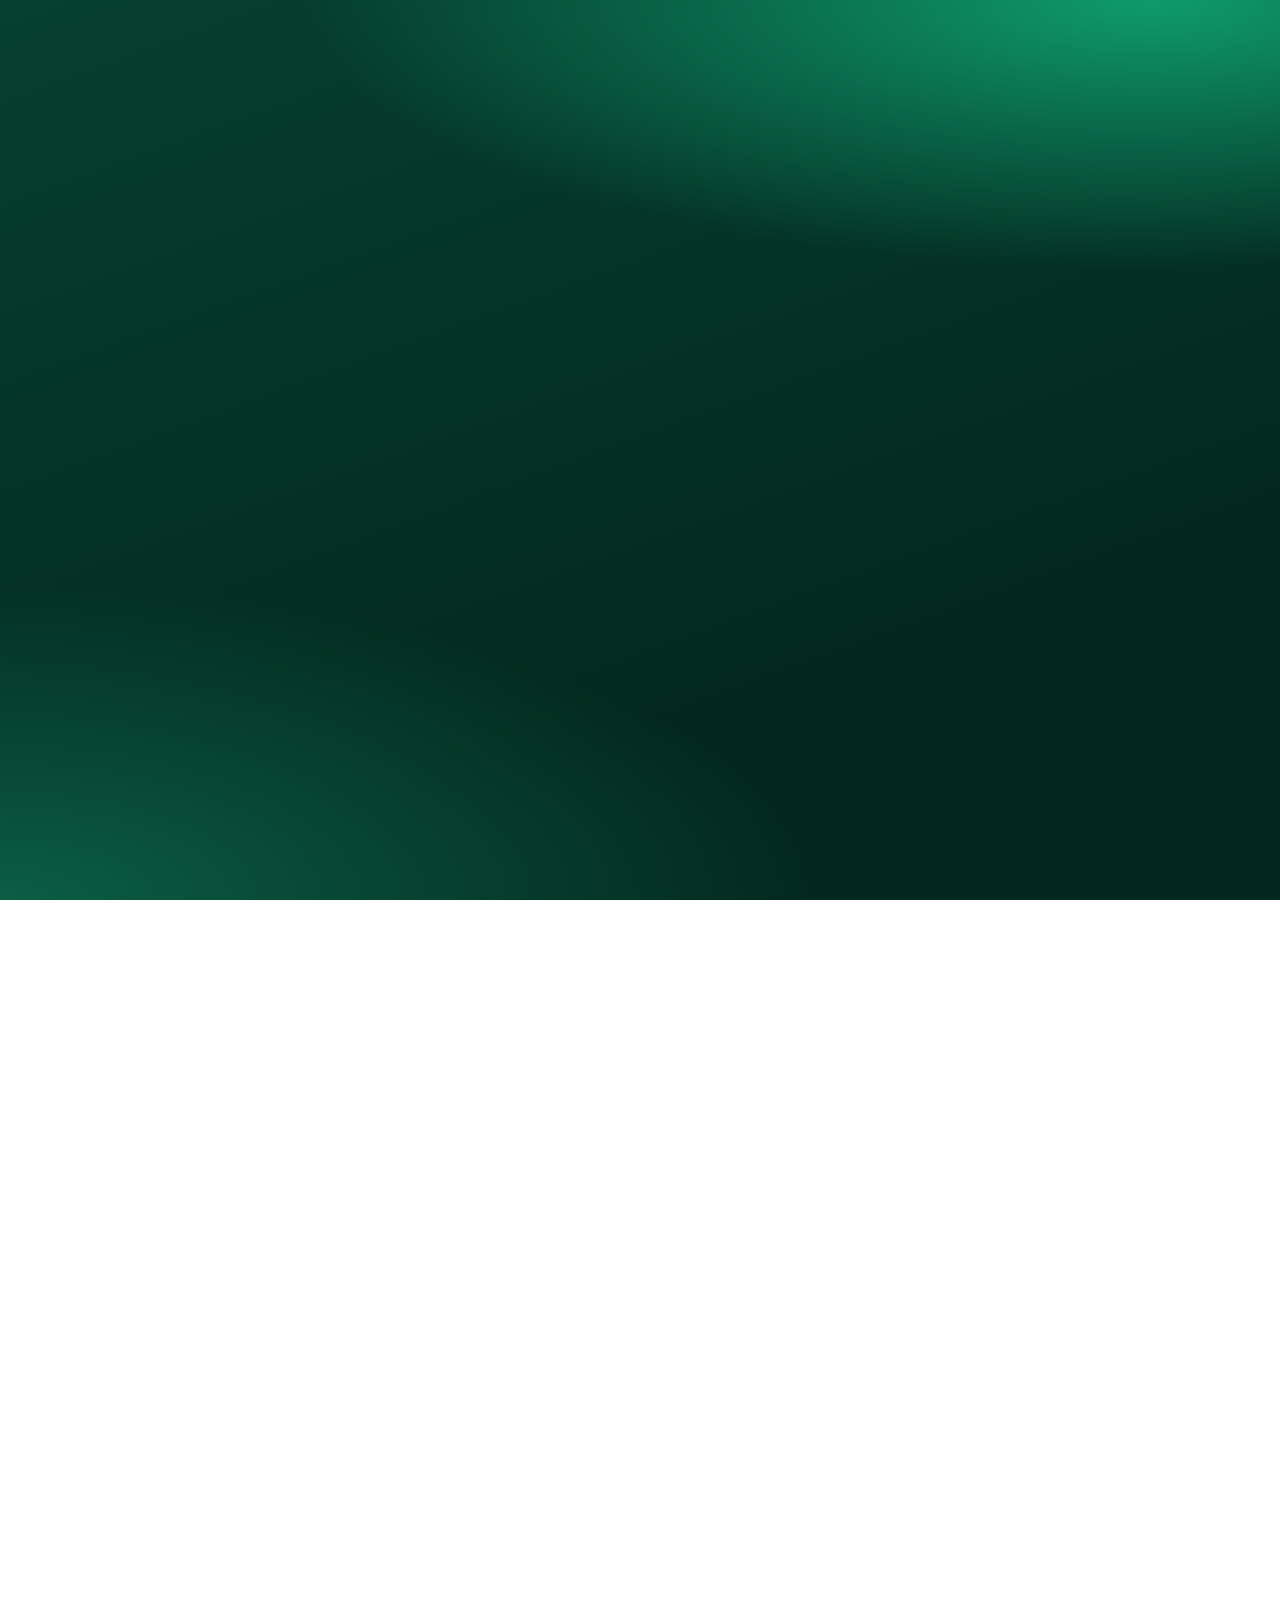
<file: marketing/instagram/3-meses/reel.html>
<!doctype html>
<html lang="es"><head><meta charset="utf-8"><title>NutriLab · Reel</title>
<style>
@font-face { font-family: 'Jakarta'; src: url(font.woff2) format('woff2'); font-weight: 200 800; }
:root { --lime: #d9f99d; --deep: #03291e; --brand: #059669; --ink: #0b1f17; }
* { box-sizing: border-box; margin: 0; padding: 0; }
html, body { width: 1080px; height: 1920px; overflow: hidden; font-family: 'Jakarta', system-ui, sans-serif; }
#stage { position: absolute; inset: 0; overflow: hidden; color: #fff;
  background: radial-gradient(110% 50% at 90% 0%, #0f9b6c, transparent 60%), radial-gradient(90% 50% at 0% 100%, #0b5e44, transparent 70%), linear-gradient(160deg, #06402f, var(--deep) 70%); }
.layer { position: absolute; opacity: 0; will-change: transform, opacity; }
.scene { inset: 0; }
.cap { position: absolute; left: 80px; right: 80px; top: 230px; font-size: 76px; font-weight: 800; line-height: 1.06; letter-spacing: -.03em; }
.cap em, .hook em, .say em, .cta .big em, .list h2 em, .stat em { font-style: normal; color: var(--lime); }
.cap small { display: block; font-size: 38px; font-weight: 600; letter-spacing: -.01em; opacity: .8; margin-top: 20px; line-height: 1.25; }
.hook, .say { position: absolute; left: 80px; right: 80px; top: 0; bottom: 0; display: flex; flex-direction: column; justify-content: center; font-weight: 800; letter-spacing: -.04em; }
.hook { font-size: 104px; line-height: 1.04; }
.hook .emo { font-size: 150px; margin-bottom: 30px; }
.say { font-size: 92px; line-height: 1.06; }
.say small { display: block; font-size: 42px; font-weight: 600; letter-spacing: -.01em; opacity: .8; margin-top: 26px; line-height: 1.25; }
.phone { position: absolute; left: 245px; top: 700px; width: 590px; border-radius: 82px; padding: 18px; background: linear-gradient(145deg, #1b2b25, #050b09); box-shadow: 0 60px 120px -30px rgba(0,0,0,.6), inset 0 0 0 2px #2f4a40; }
.screen { position: relative; width: 554px; height: calc(554px * 720 / 390); border-radius: 64px; overflow: hidden; background: #f3f6f4; }
.screen img { position: absolute; left: 0; top: 0; width: 100%; }
.card { position: absolute; left: 110px; top: 760px; width: 860px; border-radius: 48px; overflow: hidden; background: #f3f6f4; box-shadow: 0 60px 120px -30px rgba(0,0,0,.6); }
.card img { width: 100%; display: block; margin-top: -6px; }
.laptop { position: absolute; left: 60px; width: 960px; top: 820px; }
.laptop .scr { background: #0d1512; padding: 14px; border-radius: 26px 26px 0 0; }
.laptop .scr img { width: 100%; display: block; border-radius: 10px; aspect-ratio: 16 / 10; object-fit: cover; object-position: top; }
.laptop .base { height: 26px; margin: 0 -40px; border-radius: 0 0 40px 40px; background: linear-gradient(#d7e0dc, #aebbb5); }
.chip { position: absolute; display: inline-flex; align-items: center; gap: 16px; padding: 24px 34px; border-radius: 30px; background: #fff; color: var(--ink); font-weight: 800; font-size: 38px; box-shadow: 0 30px 60px -20px rgba(0,0,0,.5); }
.chip .ok { width: 54px; height: 54px; border-radius: 50%; background: var(--brand); color: #fff; display: grid; place-items: center; font-size: 32px; }
.chip small { display: block; font-size: 26px; color: #4b6358; font-weight: 600; }
.wa { position: absolute; left: 90px; width: 820px; top: 820px; background: #dcf8c6; color: #111b21; border-radius: 36px 36px 10px 36px; padding: 34px 40px 22px; font-size: 40px; line-height: 1.32; box-shadow: 0 40px 80px -20px rgba(0,0,0,.5); }
.wa a { color: #027eb5; word-break: break-all; }
.wa .who { font-size: 30px; font-weight: 800; color: #075e54; margin-bottom: 8px; }
.wa .t { text-align: right; font-size: 26px; color: #667781; margin-top: 8px; }
.list { position: absolute; left: 80px; right: 80px; top: 300px; }
.list h2 { font-size: 84px; font-weight: 800; letter-spacing: -.035em; line-height: 1.05; margin-bottom: 60px; }
.list .it { display: flex; gap: 26px; align-items: flex-start; font-size: 52px; font-weight: 700; line-height: 1.2; margin-bottom: 40px; letter-spacing: -.02em; }
.list .it i { flex: none; width: 62px; height: 62px; border-radius: 50%; background: var(--lime); color: var(--deep); font-style: normal; display: grid; place-items: center; font-size: 32px; font-weight: 800; margin-top: 2px; }
.split { position: absolute; left: 60px; right: 60px; top: 380px; display: grid; grid-template-columns: 1fr 1fr; gap: 26px; }
.split .col { border-radius: 40px; padding: 44px 36px; }
.split .col h3 { font-size: 46px; font-weight: 800; margin-bottom: 30px; letter-spacing: -.02em; }
.split .col .it { font-size: 36px; font-weight: 650; line-height: 1.22; margin-bottom: 26px; display: flex; gap: 14px; }
.split .bad { background: rgba(255,255,255,.08); border: 2px solid rgba(255,255,255,.14); }
.split .bad .it b { color: #fda4af; }
.split .good { background: #f0fdf4; color: var(--ink); }
.split .good .it b { color: var(--brand); }
.stat { position: absolute; left: 80px; right: 80px; top: 0; bottom: 0; display: flex; flex-direction: column; justify-content: center; }
.stat .n { font-size: 300px; font-weight: 800; letter-spacing: -.06em; line-height: .95; color: var(--lime); }
.stat .t { font-size: 92px; font-weight: 800; letter-spacing: -.035em; margin-top: 20px; }
.stat .s { font-size: 44px; font-weight: 600; opacity: .8; margin-top: 16px; }
.cta { position: absolute; inset: 0; display: flex; flex-direction: column; align-items: center; justify-content: center; text-align: center; padding: 0 80px; }
.cta img { width: 260px; height: 260px; border-radius: 64px; box-shadow: 0 30px 70px rgba(0,0,0,.4); }
.cta .nm { font-size: 96px; font-weight: 800; letter-spacing: -.03em; margin-top: 44px; } .cta .nm span { color: var(--lime); }
.cta .by { font-size: 36px; opacity: .75; margin-top: 6px; }
.cta .big { font-size: 74px; font-weight: 800; letter-spacing: -.03em; line-height: 1.08; margin-top: 90px; }
.cta .pill { margin-top: 50px; background: var(--lime); color: var(--deep); font-weight: 800; font-size: 44px; padding: 26px 50px; border-radius: 60px; }
.cta .small { margin-top: 28px; font-size: 32px; opacity: .75; }
.brandmark { left: 80px; top: 110px; display: flex; align-items: center; gap: 16px; font-weight: 800; font-size: 36px; }
.brandmark img { width: 64px; height: 64px; border-radius: 18px; }
.brandmark span { color: var(--lime); }
.pn { margin-left: -.07em; }
</style></head>
<body><div id="stage"></div>
<script src="content.js"></script>
<script>
const day = window.CONTENT.days.find((d) => d.id === new URLSearchParams(location.search).get('d'));
const scenes = day.feed.scenes;
const stage = document.getElementById('stage');
const ease = (x) => (x < 0 ? 0 : x > 1 ? 1 : 1 - Math.pow(1 - x, 3));
const easeIO = (x) => (x < 0 ? 0 : x > 1 ? 1 : x < .5 ? 4 * x * x * x : 1 - Math.pow(-2 * x + 2, 3) / 2);
const S = 554 / 1170; // escala de las capturas (1170 px) a la pantalla del móvil
const el = (html, cls) => { const e = document.createElement('div'); e.className = cls; e.innerHTML = html; return e; };
const cap = (s) => s.cap ? `<div class="cap">${s.cap}${s.small ? `<small>${s.small}</small>` : ''}</div>` : '';
let T = 0; const L = [];
// marca fija salvo en gancho y cierre
const bm = el(`<img src="icon.svg"><div>Nutri<span>Lab</span></div>`, 'layer brandmark'); stage.appendChild(bm);
scenes.forEach((s) => {
  const a = T, b = T + s.d; T = b;
  const box = el('', 'layer scene'); stage.appendChild(box);
  const parts = []; // [elemento, retraso, tipo de entrada]
  const add = (html, delay = 0, enter = 'up') => { const e = el(html, 'part'); e.style.cssText = 'position:absolute;inset:0;opacity:0'; box.appendChild(e); parts.push([e, delay, enter]); return e; };
  let update = null;
  if (s.t === 'hook') add(`<div class="hook"><div class="emo">${s.emoji}</div>${s.text}</div>`, 0, 'pop');
  if (s.t === 'say') add(`<div class="say">${s.text}${s.small ? `<small>${s.small}</small>` : ''}</div>`, 0, 'pop');
  if (s.t === 'stat') add(`<div class="stat"><div class="n">${s.big}</div><div class="t">${s.text}</div>${s.small ? `<div class="s">${s.small}</div>` : ''}</div>`, 0, 'pop');
  if (s.t === 'phone') {
    add(cap(s));
    const ph = add(`<div class="phone"><div class="screen">${s.screens.map((x, i) => `<img data-i="${i}" src="img/${x[0]}" style="opacity:${i ? 0 : 1}">`).join('')}</div></div>`, .15);
    (s.chips || []).forEach(([ic, t, sm], i) => add(`<div class="chip" style="${i % 2 ? 'right:50px' : 'left:50px'};top:${1180 + i * 250}px"><span class="ok">${ic}</span><div>${t}<small>${sm}</small></div></div>`, .9 + i * .5, 'pop'));
    update = (t) => {
      const per = s.d / s.screens.length;
      s.screens.forEach((x, i) => {
        const img = ph.querySelector(`[data-i="${i}"]`);
        if (i) img.style.opacity = ease((t - a - i * per) / .3);
        if (x[1]) img.style.transform = `translateY(${-x[1] * S * easeIO((t - a - i * per - .6) / (per - 1.2))}px)`;
      });
    };
  }
  if (s.t === 'card') { add(cap(s)); add(`<div class="card"><img src="img/${s.img}"></div>`, .2); }
  if (s.t === 'laptop') { add(cap(s)); add(`<div class="laptop"><div class="scr"><img src="img/${s.img}"></div><div class="base"></div></div>`, .2); }
  if (s.t === 'wa') { add(cap(s)); add(`<div class="wa"><div class="who">Laura · Nutricionista</div>Hola Ana 👋 Aquí tienes tu plan y tu progreso. Ábrelo cuando quieras:<br><a>javifx004-cmd.github.io/nutrilab/#/p/…</a><div class="t">10:42 ✓✓</div></div>`, .3, 'pop'); }
  if (s.t === 'list') {
    add(`<div class="list"><h2>${s.title}</h2></div>`);
    const step = (s.d - 1.4) / s.items.length;
    s.items.forEach((it, i) => add(`<div class="list" style="top:${300 + 160 + i * 150 + (s.title.length > 22 ? 90 : 0)}px"><div class="it">${/^[✕✓] /.test(it) ? `<i style="${it[0] === '✕' ? 'background:#fda4af;color:#4c0519' : ''}">${it[0]}</i><span>${it.slice(2)}</span>` : `<i>${i + 1}</i><span>${it}</span>`}</div></div>`, .5 + i * step, 'left'));
  }
  if (s.t === 'split') {
    const col = (c, cls, mark) => `<div class="col ${cls}"><h3>${c.title}</h3>${c.items.map((x) => `<div class="it"><b>${mark}</b><span>${x}</span></div>`).join('')}</div>`;
    add(`<div class="split">${col(s.left, 'bad', '✕')}<div></div></div>`, .1, 'left');
    add(`<div class="split"><div></div>${col(s.right, 'good', '✓')}</div>`, 1.6, 'right');
  }
  if (s.t === 'cta') add(`<div class="cta"><img src="icon-maskable.svg"><div class="nm">Nutri<span>Lab</span></div><div class="by">La app para nutricionistas</div><div class="big">${s.big}</div><div class="pill">14 días gratis · sin tarjeta</div><div class="small">Enlace en la bio</div></div>`, 0, 'pop');
  L.push({ box, a, b, parts, update, last: s.t === 'cta', noBrand: s.t === 'hook' || s.t === 'cta' });
});
window.DURATION = T;
window.renderAt = (t) => {
  let showBrand = false;
  for (const l of L) {
        const on = t >= l.a && (t < l.b || l.last);
    const o = on ? Math.min(l.a === 0 ? 1 : ease((t - l.a) / .25), l.last ? 1 : ease((l.b - t) / .2)) : 0;
    l.box.style.opacity = o;
    if (o > 0 && !l.noBrand) showBrand = true;
    if (o <= 0) continue;
    for (const [e, delay, enter] of l.parts) {
      const k = ease((t - l.a - delay) / .45);
      e.style.opacity = k;
      e.style.transform = enter === 'pop' ? `scale(${.92 + .08 * k})` : enter === 'left' ? `translateX(${(1 - k) * -80}px)` : enter === 'right' ? `translateX(${(1 - k) * 80}px)` : `translateY(${(1 - k) * 90}px)`;
    }
    l.update?.(t);
  }
  bm.style.opacity = showBrand ? 1 : 0;
};
// Plus Jakarta deja aire antes de «.» y «,» en tamaños grandes
for (const h of document.querySelectorAll('.hook, .say, .cap, .cta .big, .list h2, .stat .t')) {
  const walk = (n) => { for (const c of [...n.childNodes]) {
    if (c.nodeType === 3 && /[.,]/.test(c.data)) { const f = document.createElement('span'); f.innerHTML = c.data.replace(/[.,]/g, (m) => `<span class="pn">${m}</span>`); c.replaceWith(...f.childNodes); }
    else if (c.nodeType === 1 && c.tagName !== 'SMALL') walk(c); } };
  walk(h);
}
window.renderAt(0);
</script></body></html>
</file>
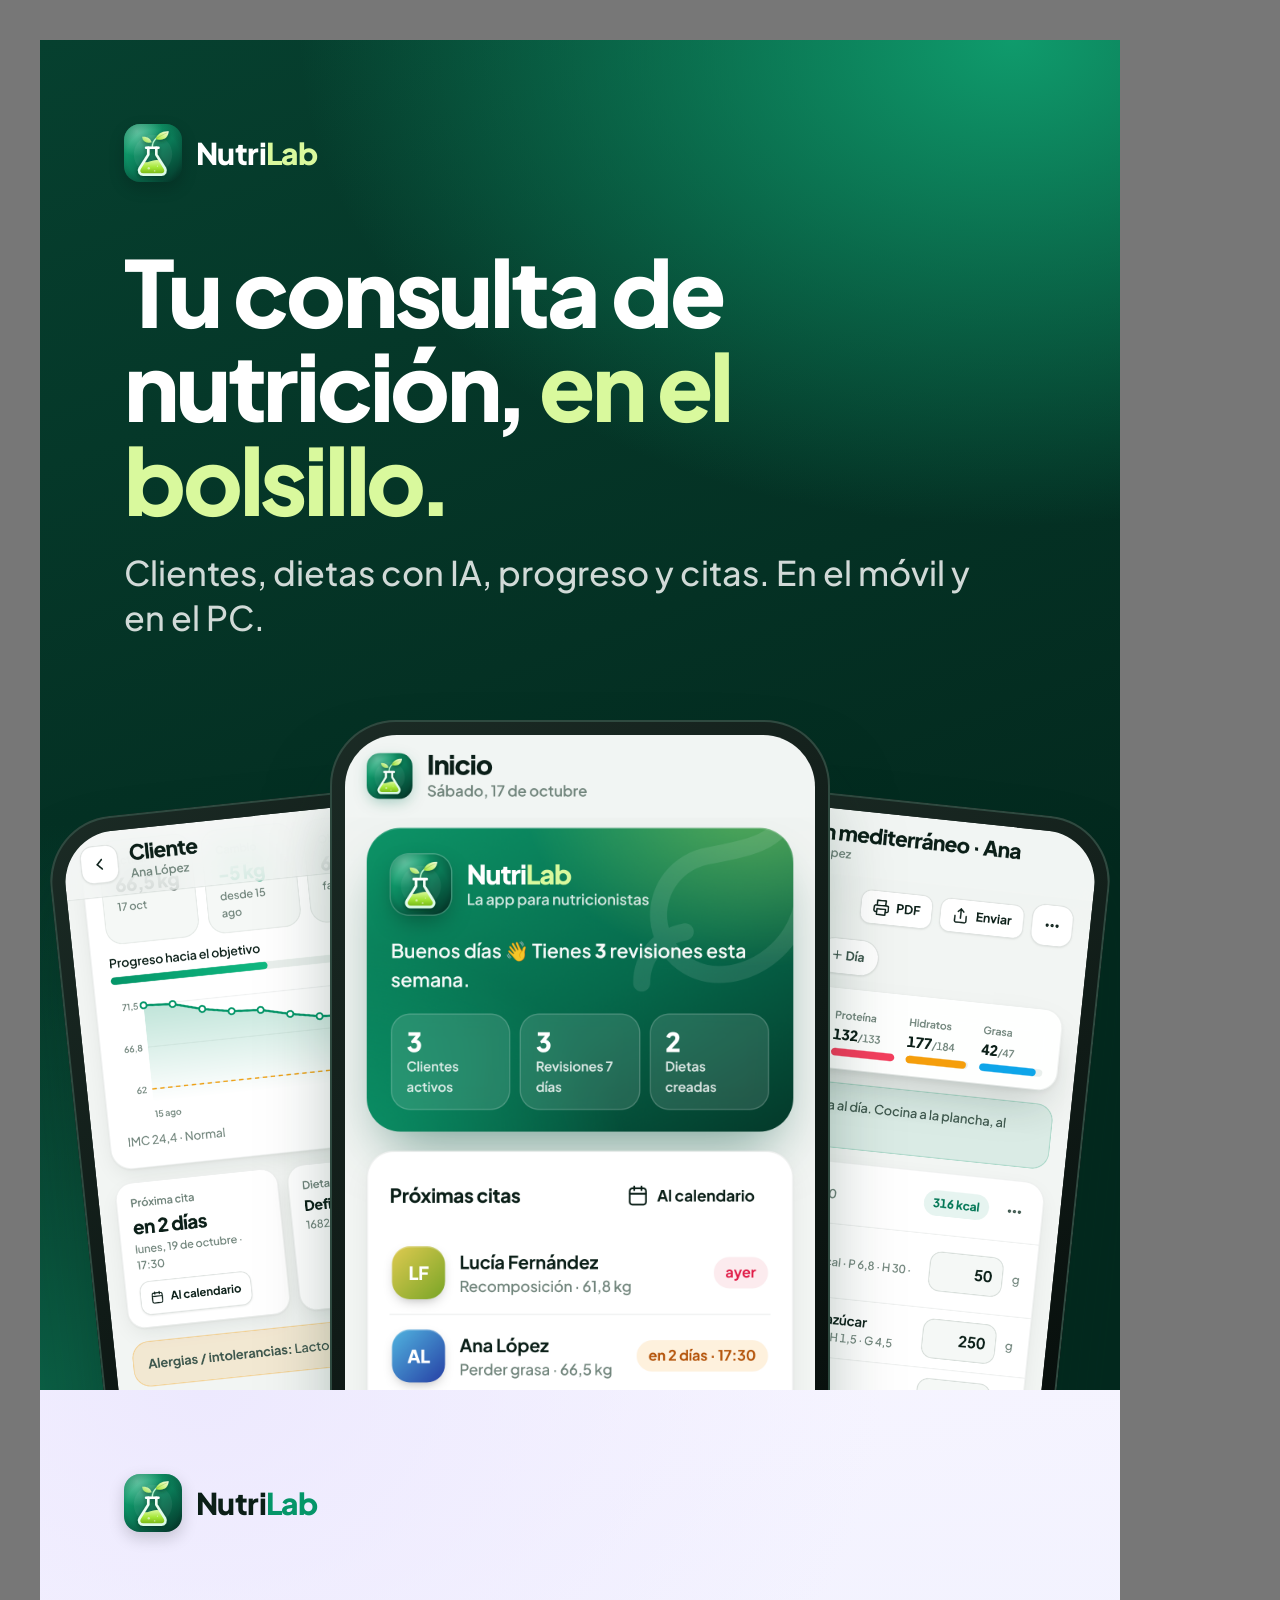
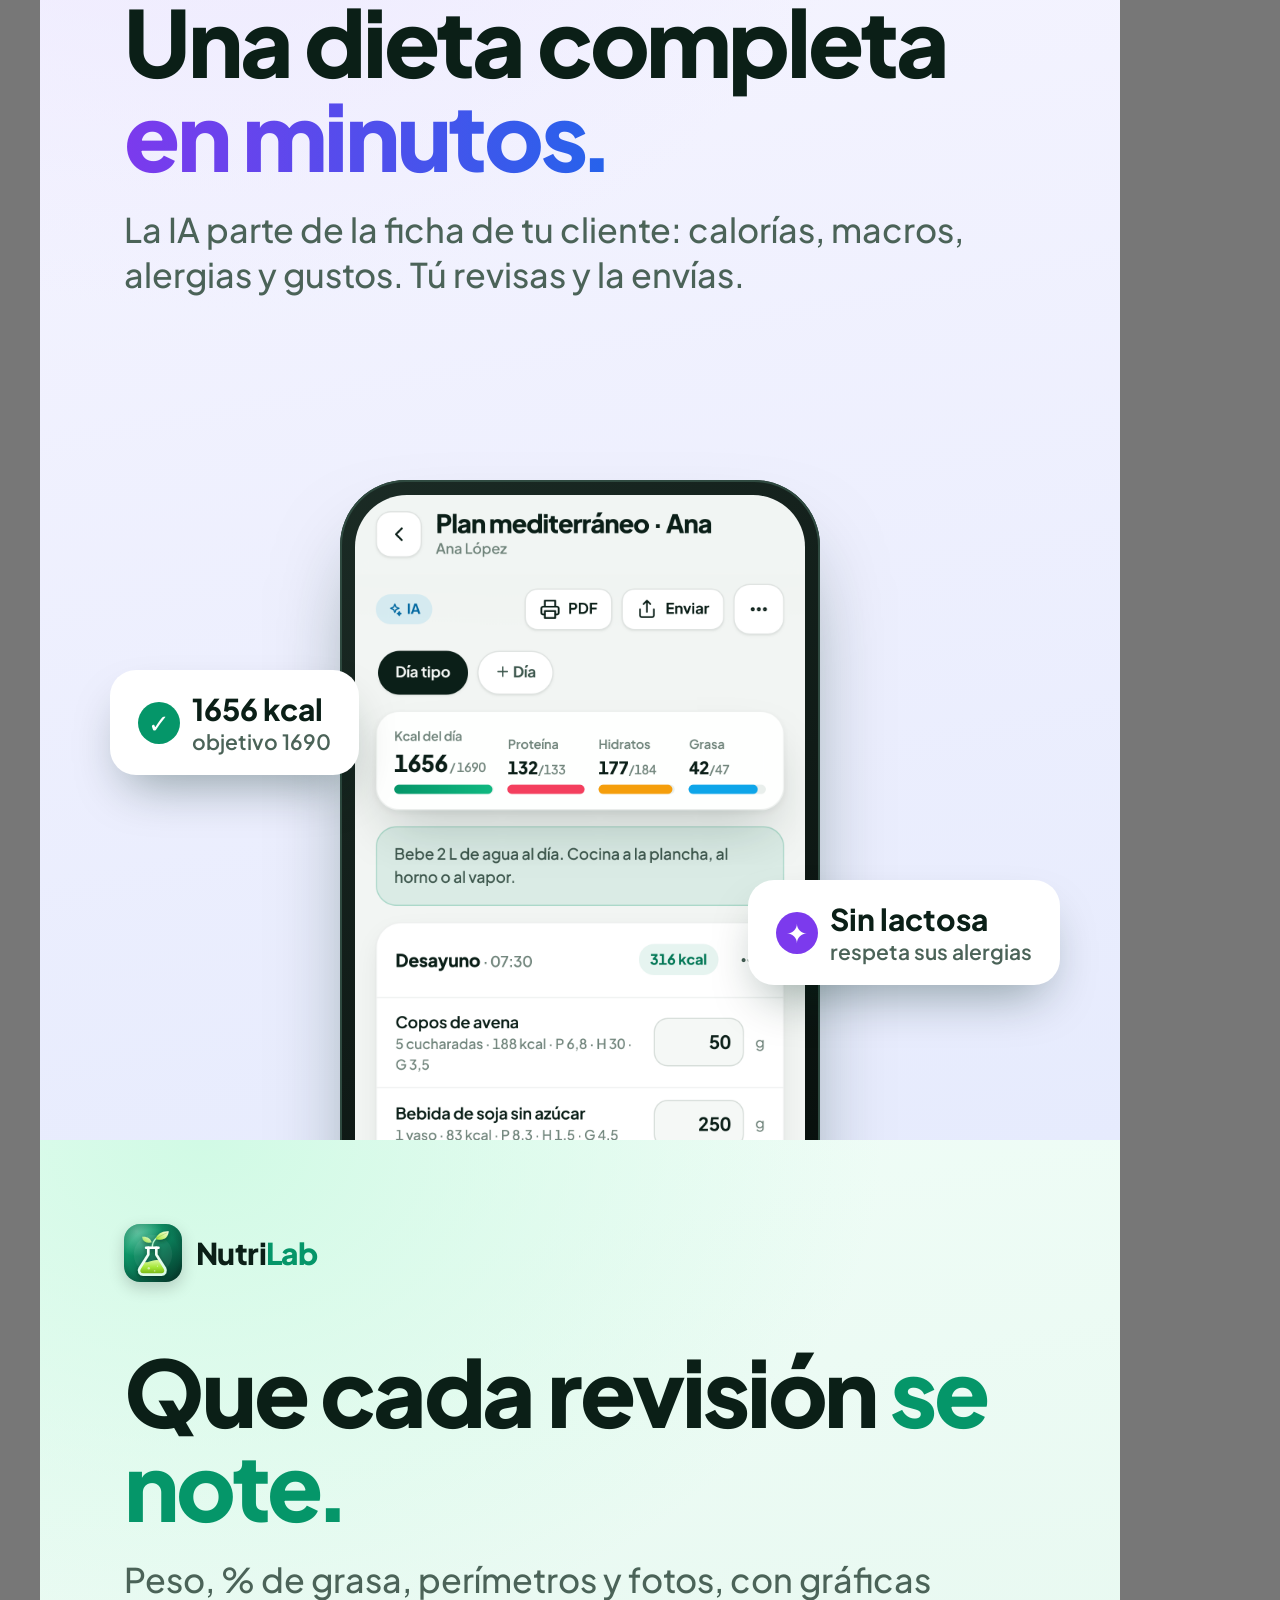
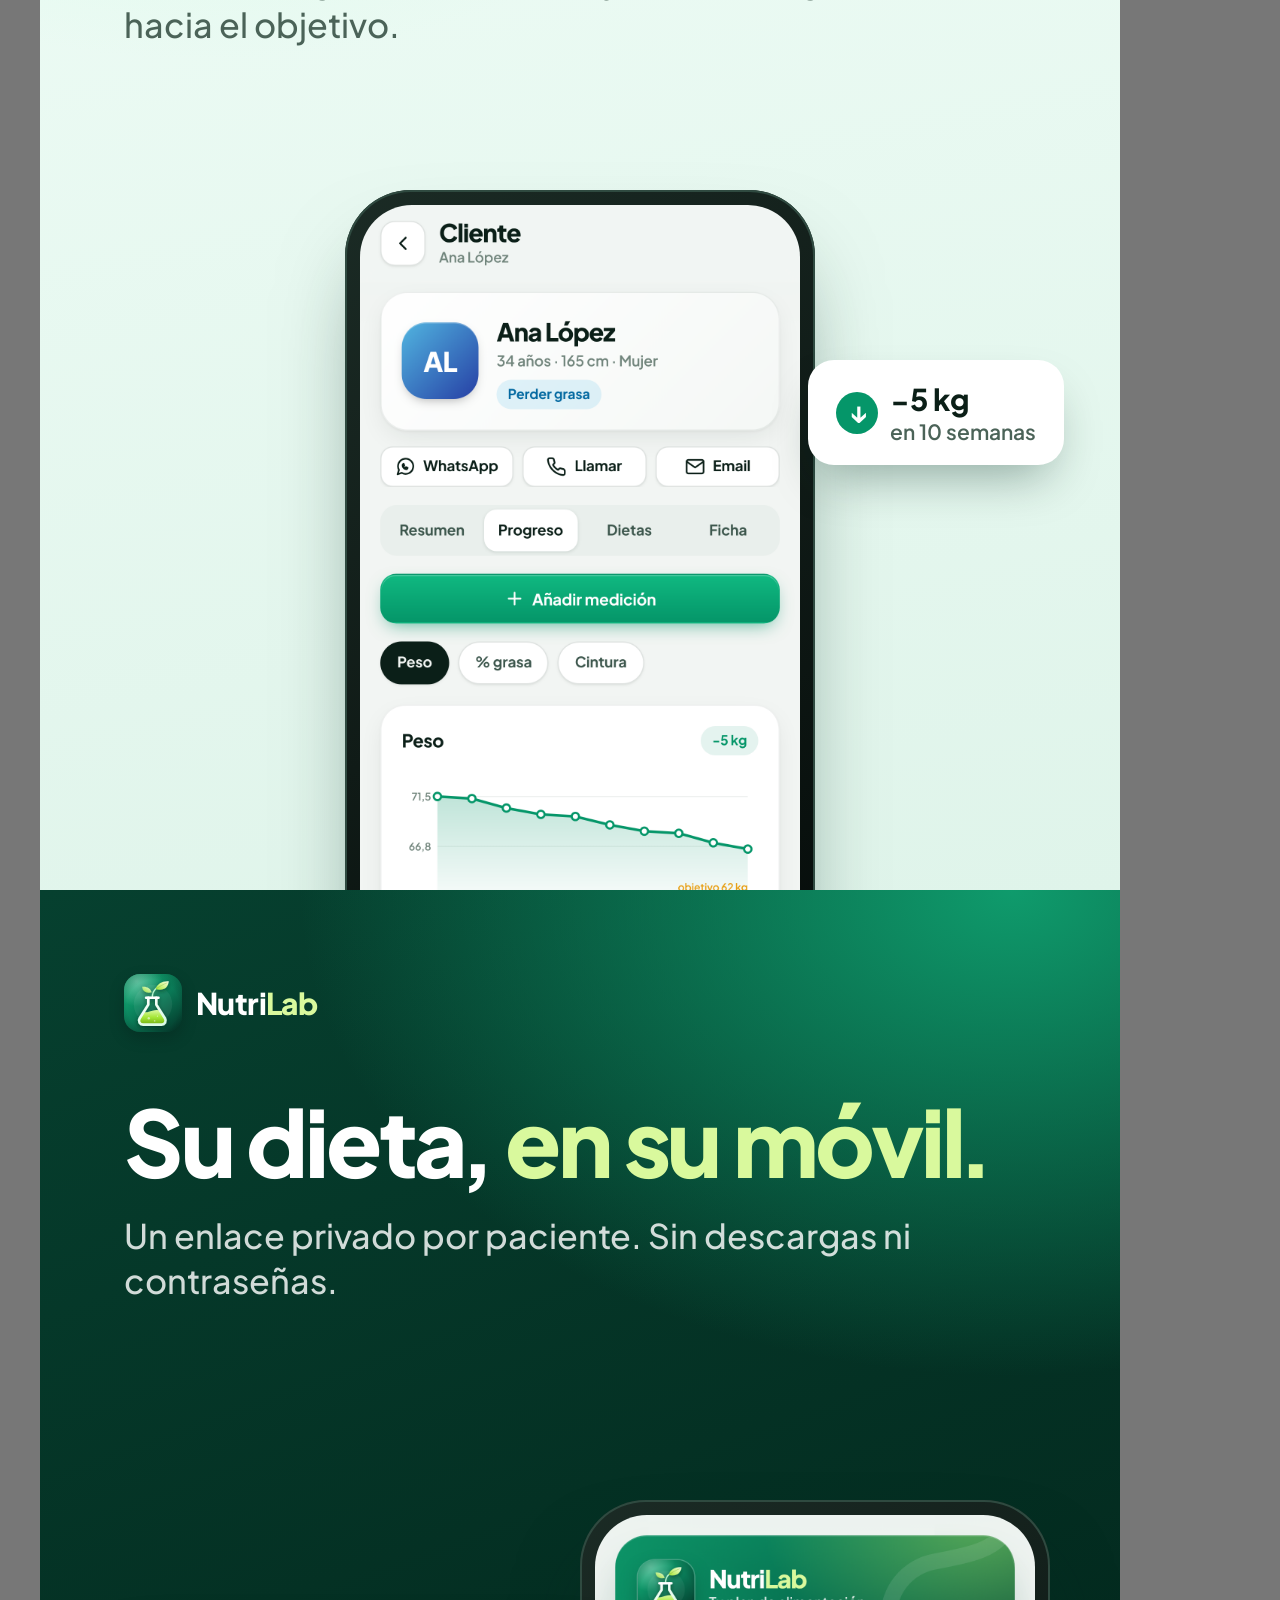
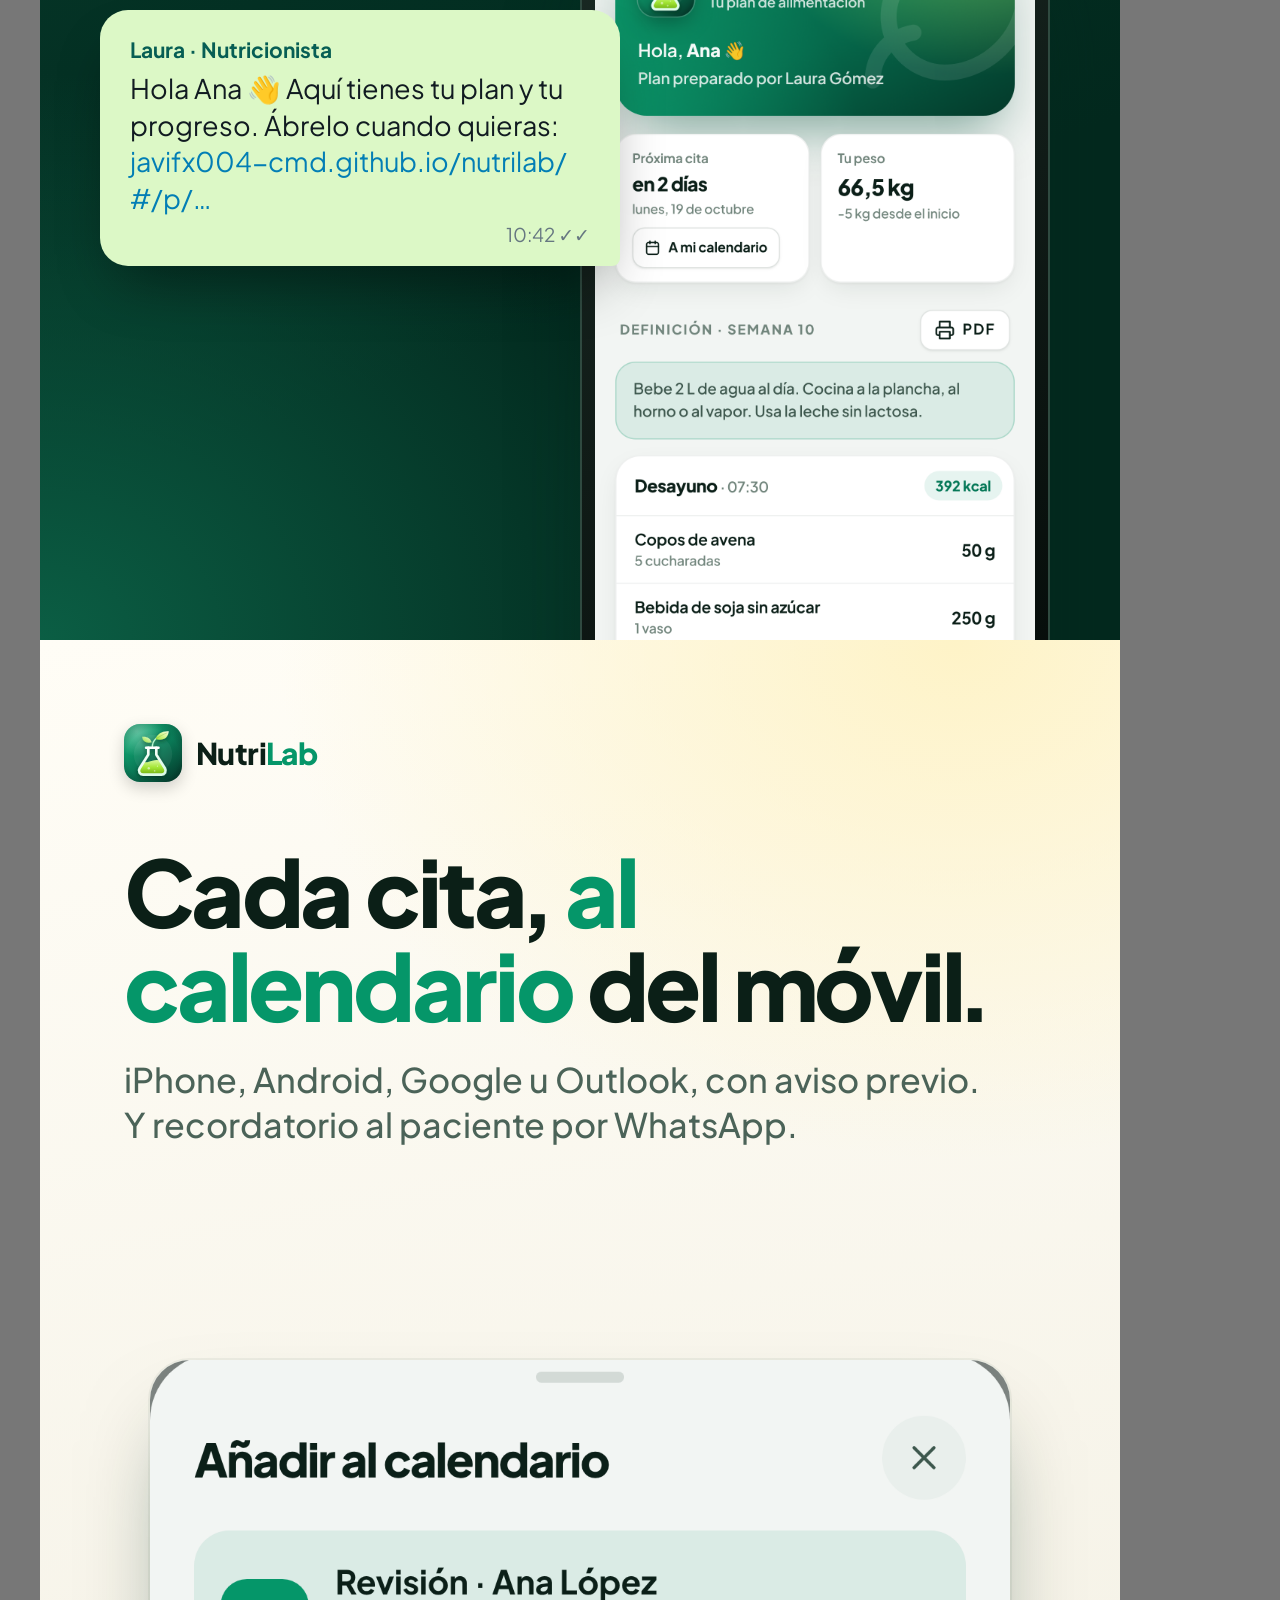
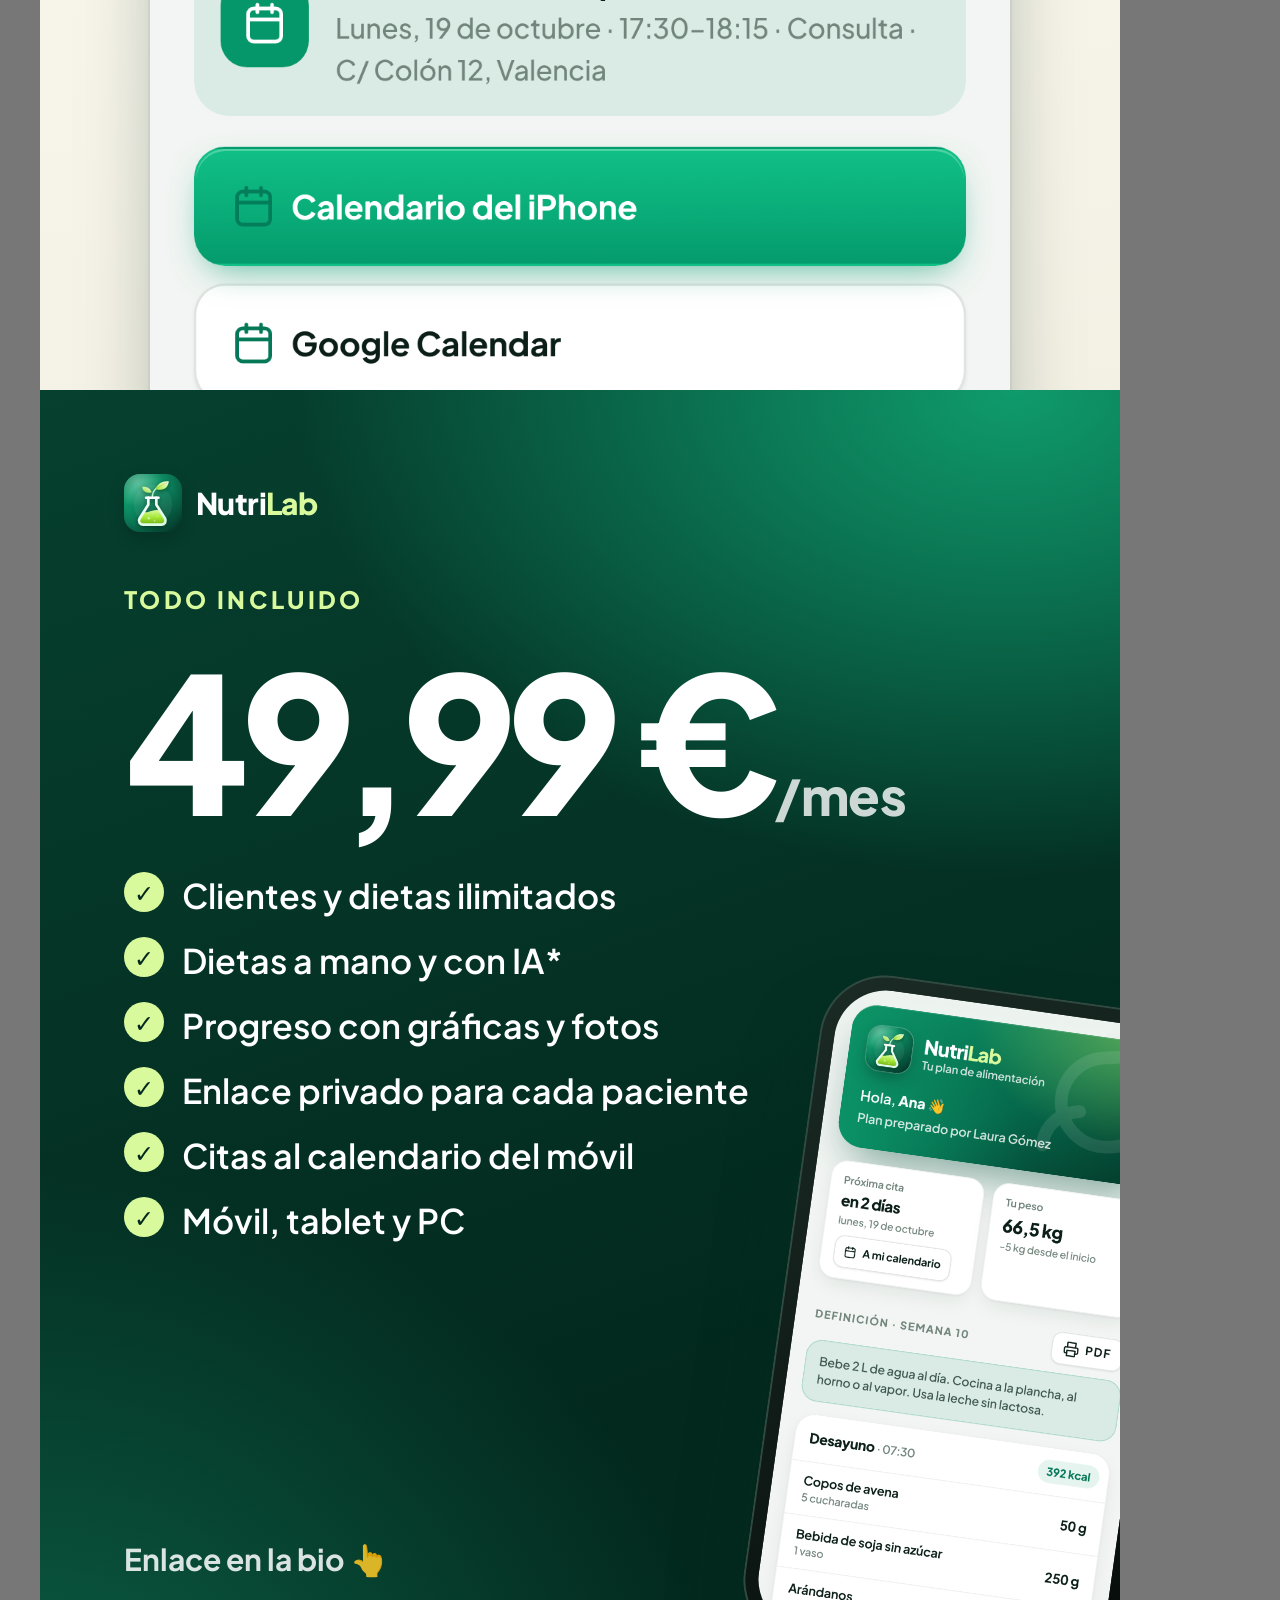
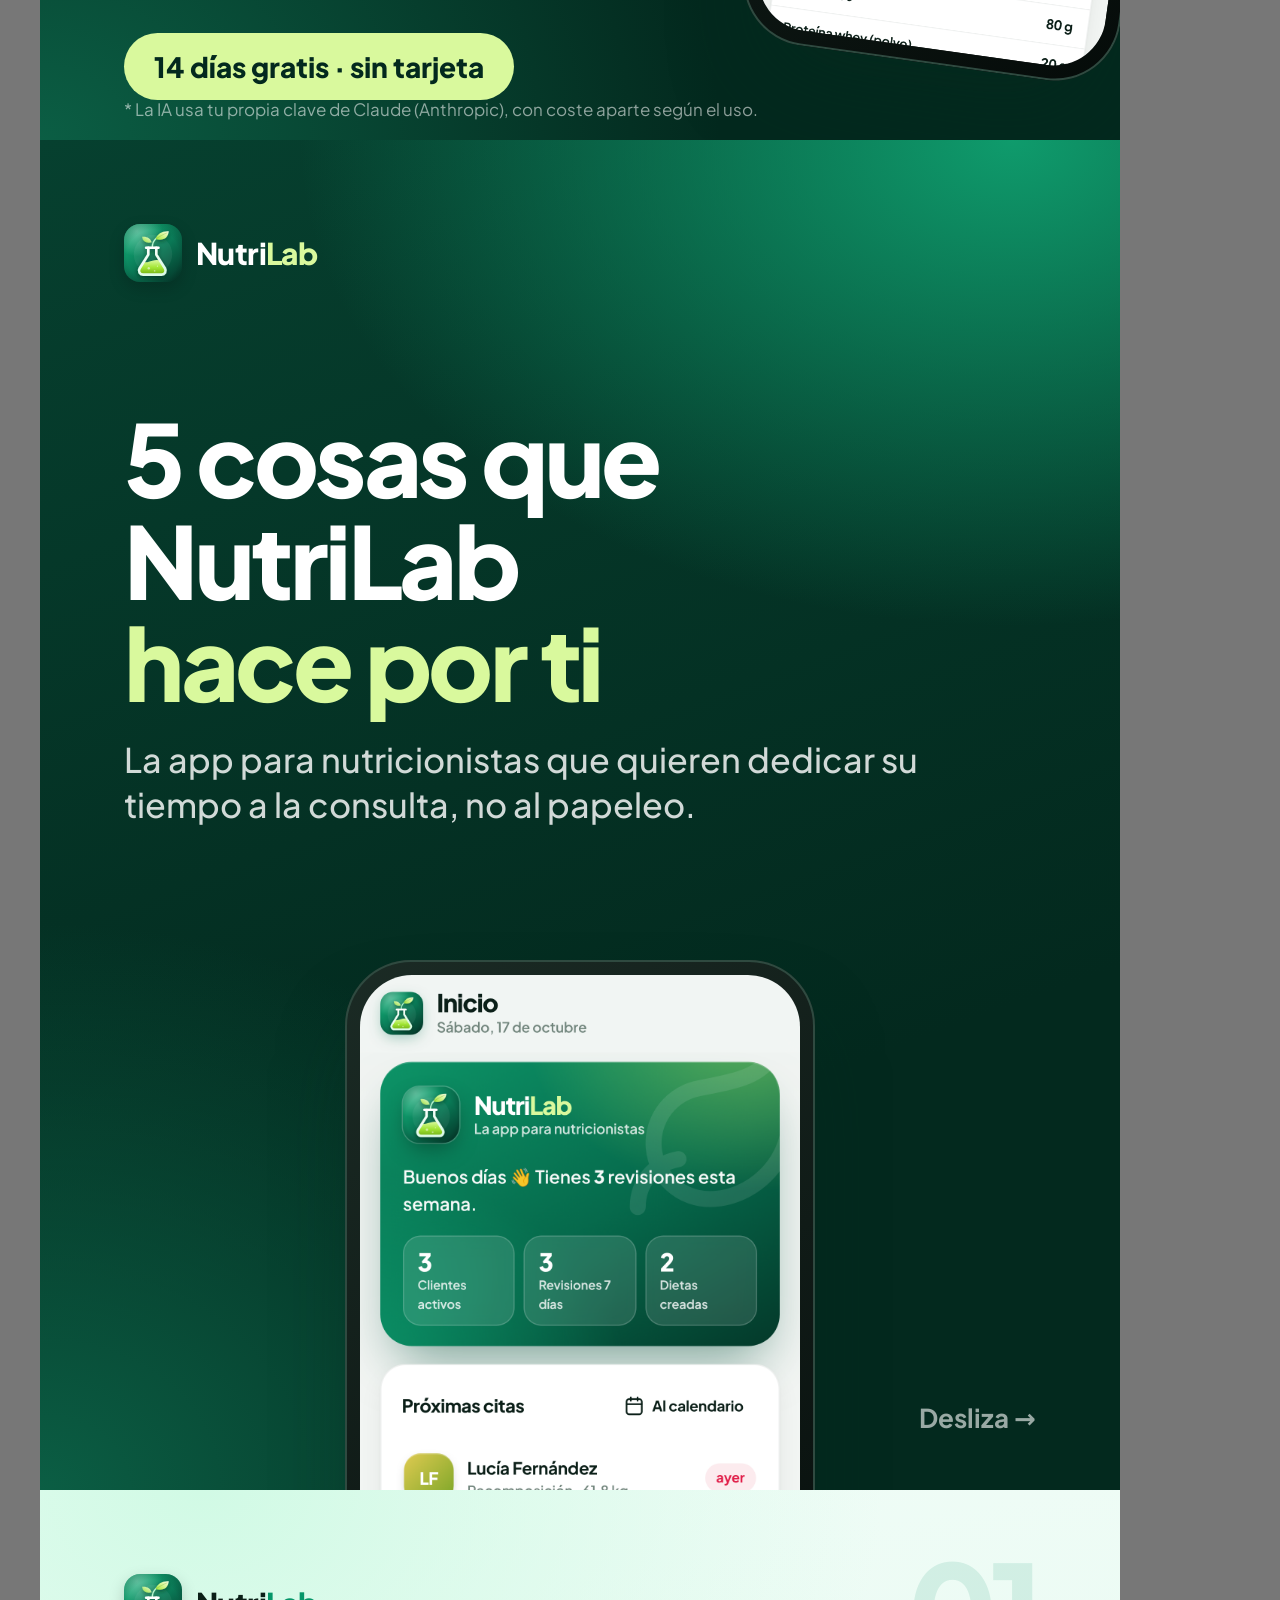
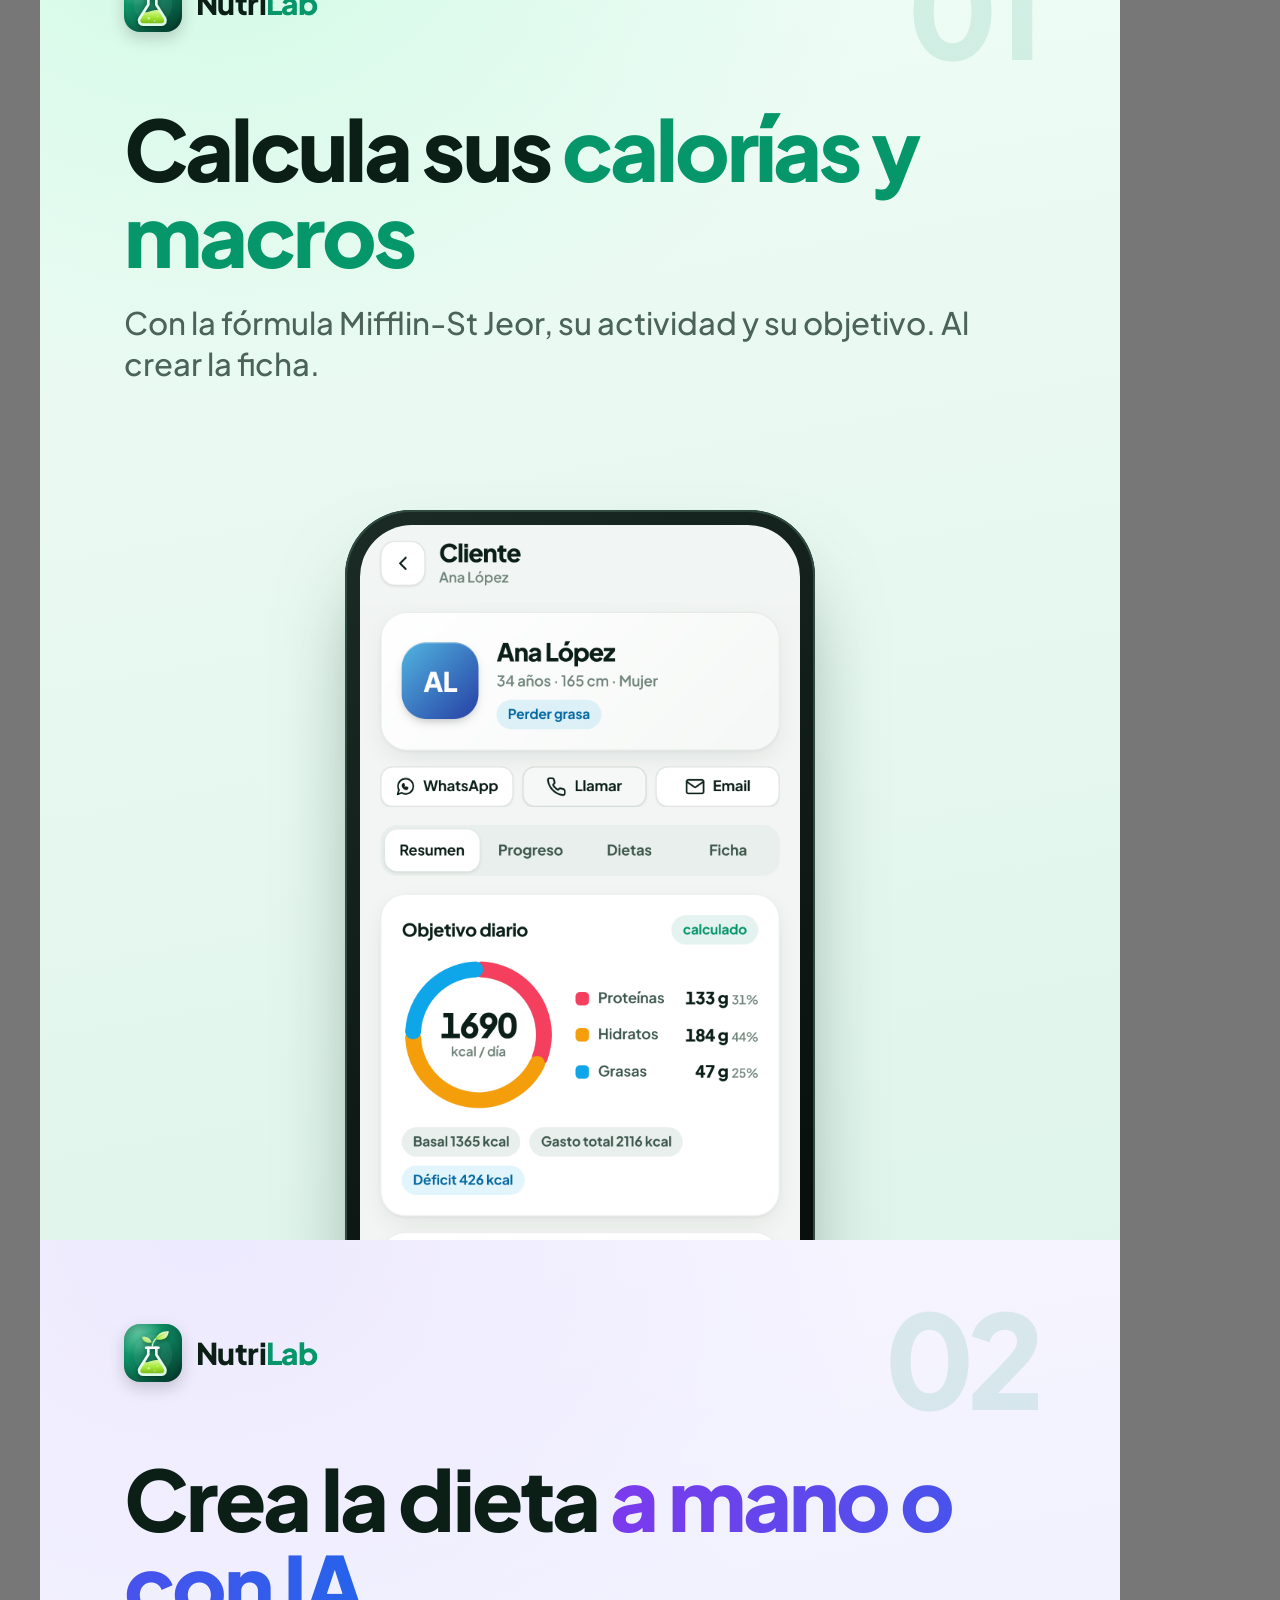
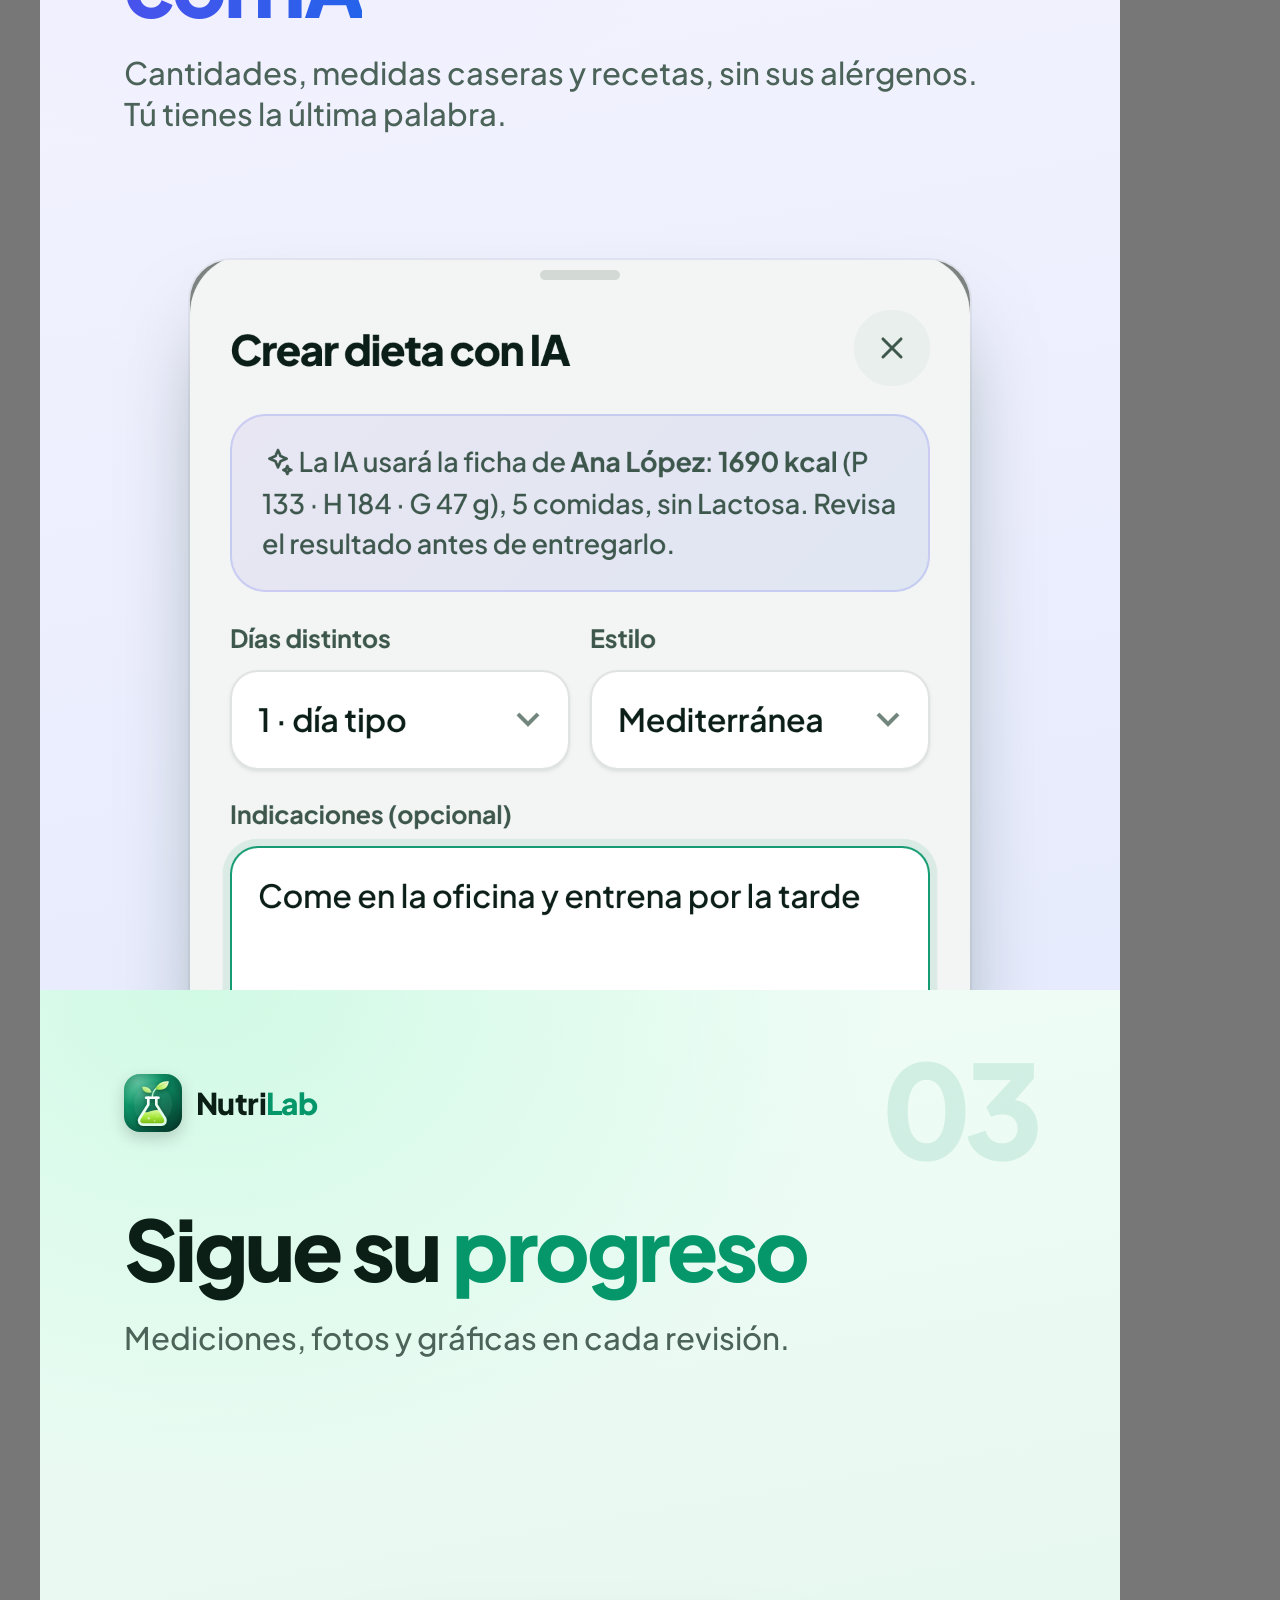
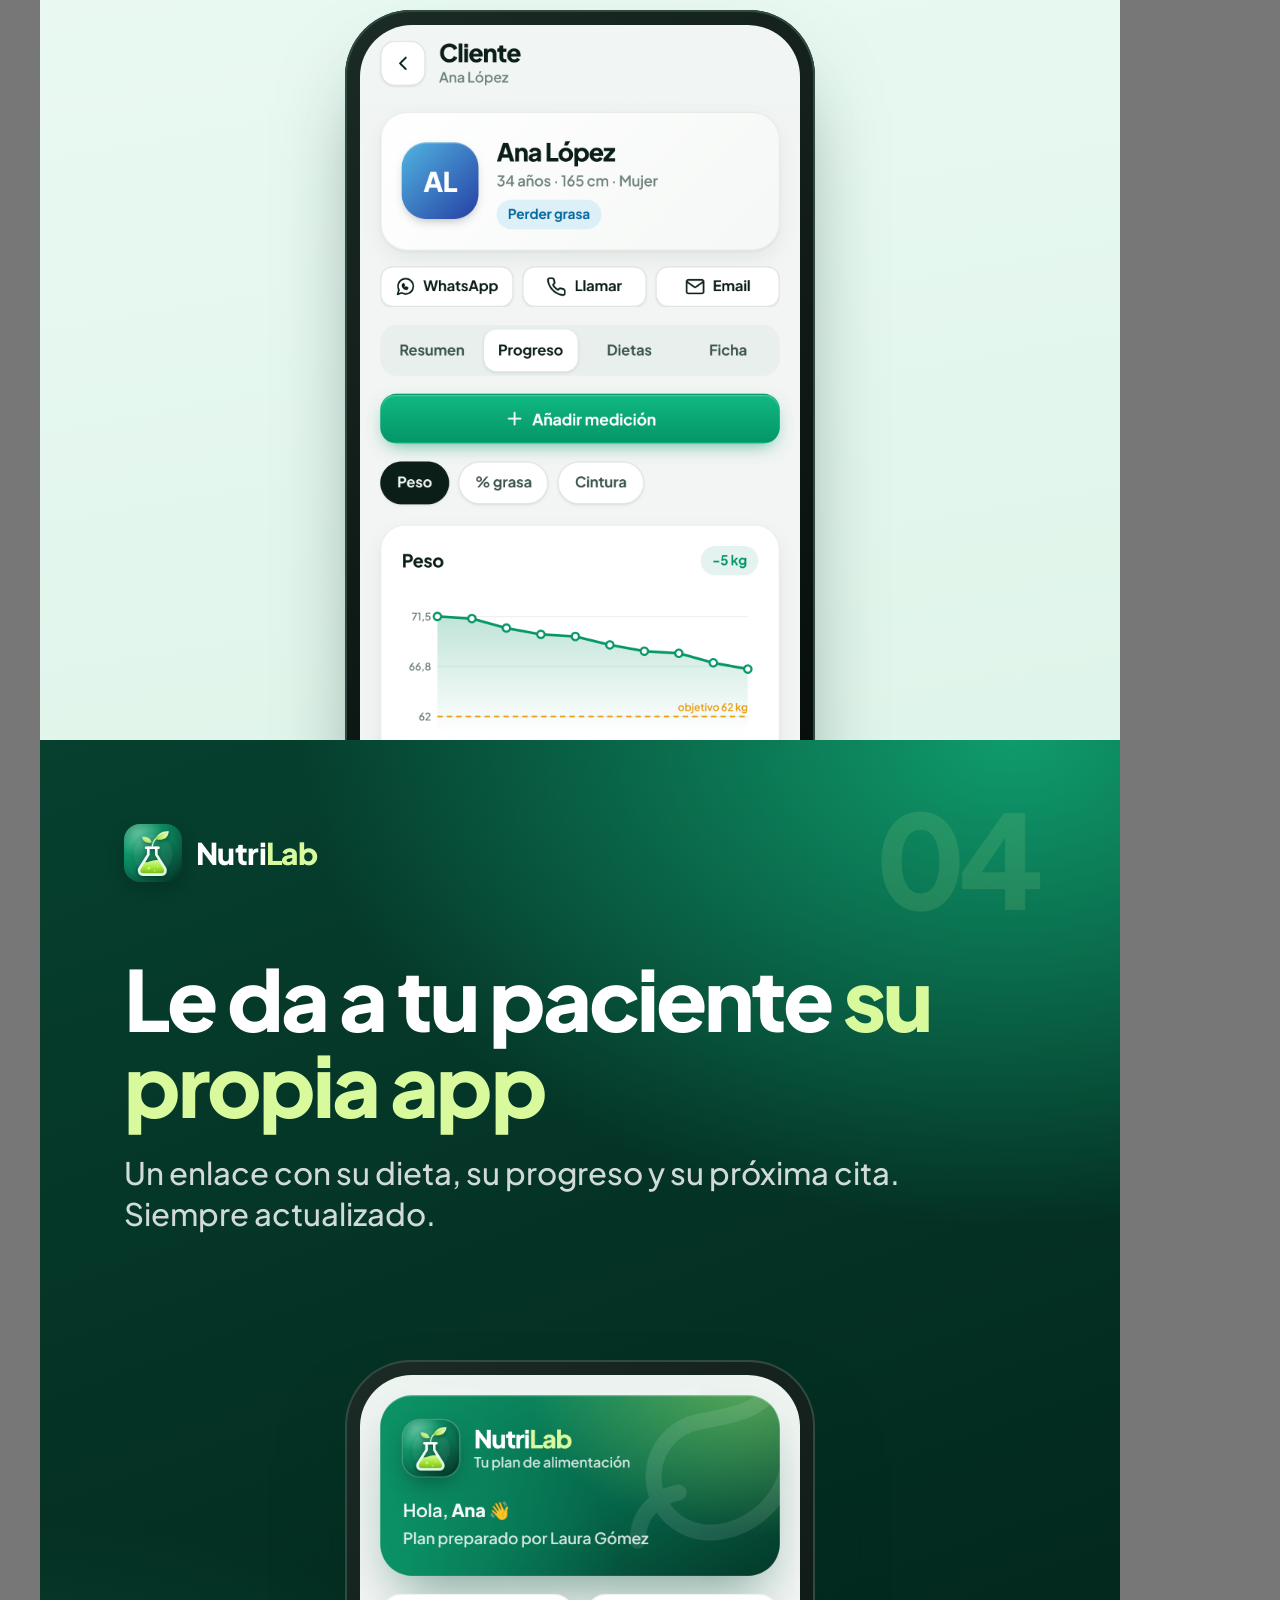
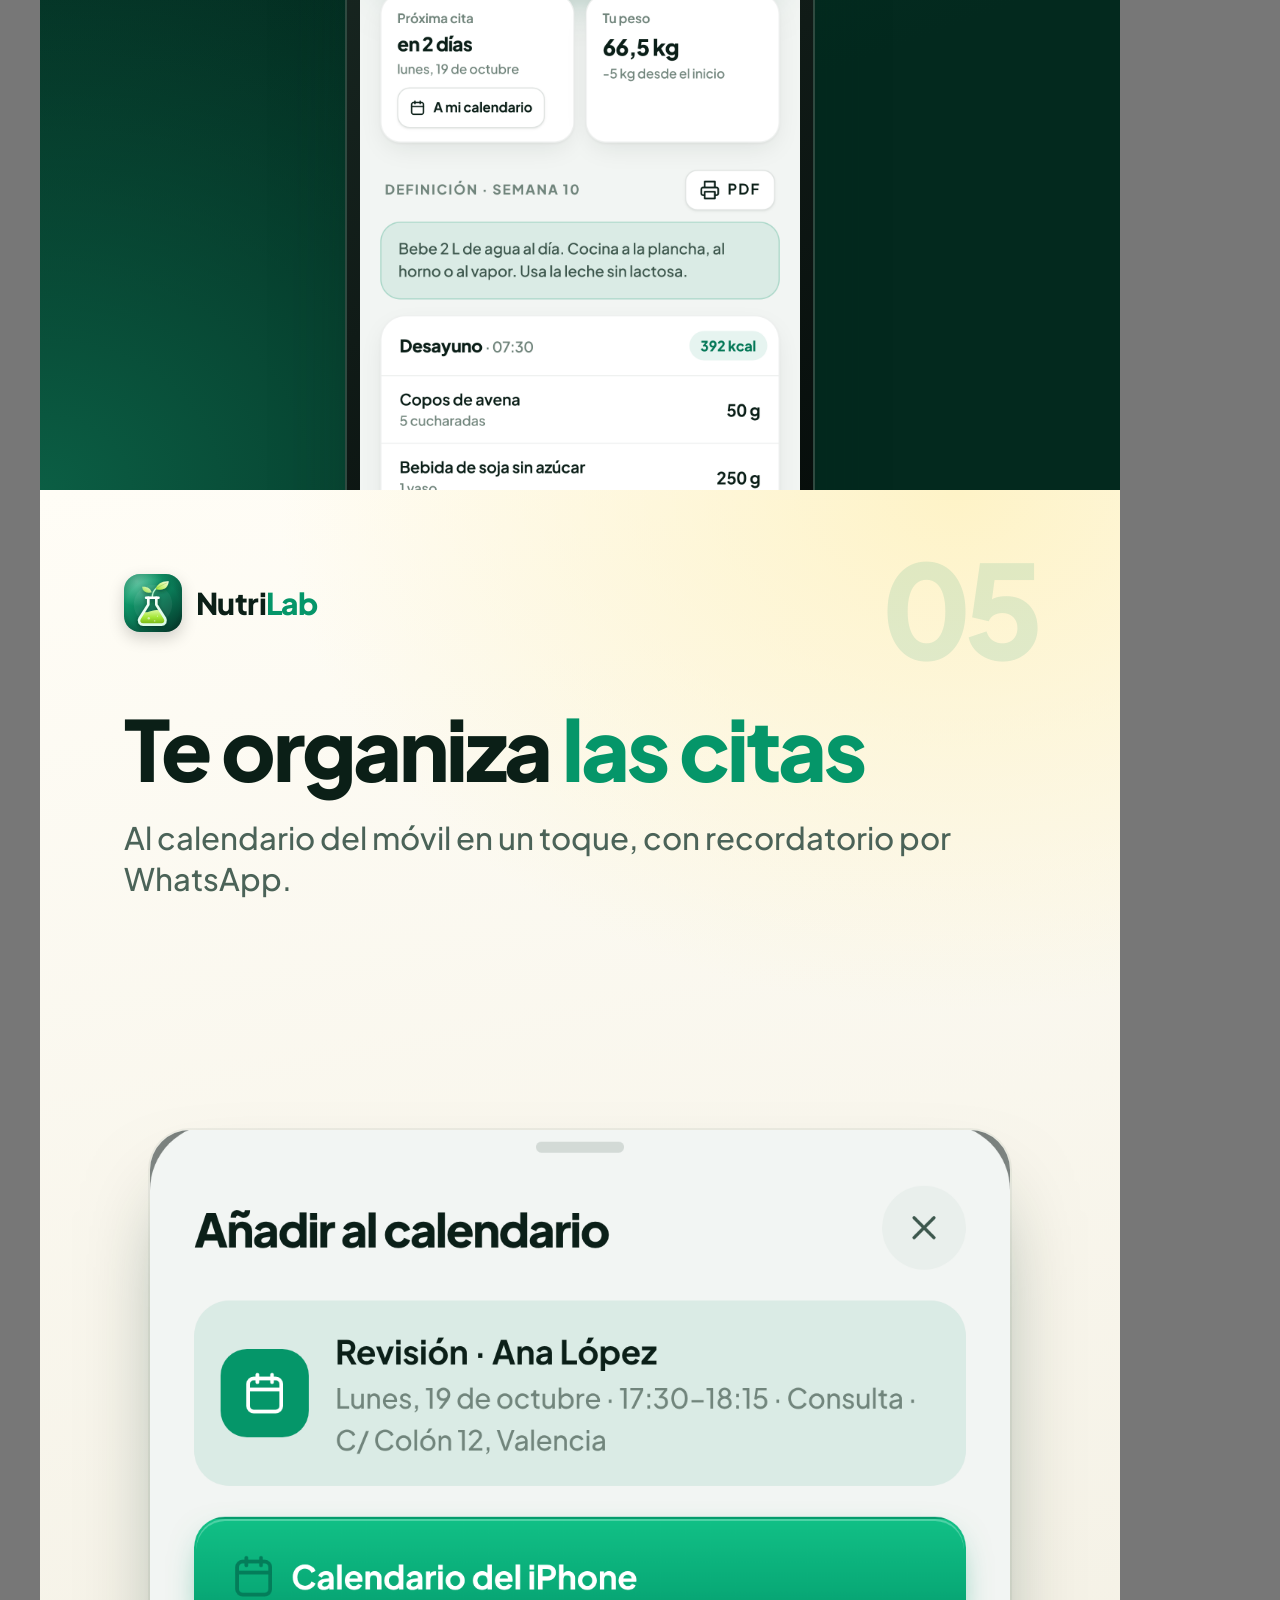
<file: marketing/instagram/fuentes/posts.html>
<!doctype html>
<html lang="es"><head><meta charset="utf-8"><title>NutriLab · Instagram</title>
<style>
@font-face { font-family: 'Jakarta'; src: url(font.woff2) format('woff2'); font-weight: 200 800; }
:root { --ink: #0b1f17; --muted: #4b6358; --brand: #059669; --brand-2: #047857; --lime: #d9f99d; --deep: #03291e; }
* { box-sizing: border-box; margin: 0; padding: 0; }
body { font-family: 'Jakarta', system-ui, sans-serif; background: #777; display: flex; flex-wrap: wrap; gap: 40px; padding: 40px; }
.post { width: 1080px; height: 1350px; position: relative; overflow: hidden; color: var(--ink); background: #f3f7f5; }
.post.dark { color: #fff; background: radial-gradient(110% 60% at 90% 0%, #0f9b6c, transparent 60%), radial-gradient(90% 60% at 0% 100%, #0b5e44, transparent 70%), linear-gradient(160deg, #06402f, var(--deep) 70%); }
.post.mint { background: radial-gradient(90% 55% at 15% 0%, #d1fae5, transparent 70%), linear-gradient(170deg, #f0fdf7, #dff4ea); }
.post.lav { background: radial-gradient(90% 55% at 15% 0%, #ede9fe, transparent 70%), linear-gradient(170deg, #f7f5ff, #e6ebfd); }
.post.cream { background: radial-gradient(90% 55% at 85% 0%, #fef3c7, transparent 70%), linear-gradient(170deg, #fffdf6, #f3f0e4); }
.pad { position: absolute; inset: 0; padding: 84px 84px 0; }
.brand { display: inline-flex; align-items: center; gap: 14px; font-weight: 800; font-size: 30px; letter-spacing: -.02em; }
.brand img { width: 58px; height: 58px; border-radius: 16px; box-shadow: 0 6px 16px rgba(0,0,0,.18); }
.brand span { color: var(--brand); } .dark .brand span { color: var(--lime); }
.brand small { font-weight: 600; font-size: 20px; opacity: .65; margin-left: 6px; letter-spacing: 0; }
h1 { font-size: 92px; line-height: 1.02; letter-spacing: -.035em; font-weight: 800; margin-top: 58px; }
h1 em { font-style: normal; color: var(--brand); } .dark h1 em { color: var(--lime); }
.lav h1 em { background: linear-gradient(90deg, #7c3aed, #2563eb); -webkit-background-clip: text; background-clip: text; color: transparent; }
.sub { font-size: 34px; line-height: 1.32; margin-top: 26px; color: var(--muted); max-width: 860px; font-weight: 500; }
.dark .sub { color: rgba(255,255,255,.82); }
.pn { margin-left: -.07em; }
/* teléfono */
.phone { position: absolute; width: 470px; border-radius: 66px; padding: 15px; background: linear-gradient(145deg, #1b2b25, #050b09); box-shadow: 0 50px 90px -30px rgba(3, 41, 30, .55), inset 0 0 0 2px #2f4a40; }
.phone img { width: 100%; display: block; border-radius: 52px; aspect-ratio: 390 / 720; object-fit: cover; object-position: top; }
.card { position: absolute; border-radius: 40px; overflow: hidden; background: #f3f6f4; box-shadow: 0 50px 90px -30px rgba(3, 41, 30, .5), 0 0 0 2px rgba(3, 41, 30, .05); }
.card img { width: 100%; display: block; margin-top: -6px; }
.chip { position: absolute; display: inline-flex; align-items: center; gap: 12px; padding: 20px 28px; border-radius: 26px; background: #fff; color: var(--ink); font-weight: 750; font-size: 30px; box-shadow: 0 24px 50px -16px rgba(3, 41, 30, .4); }
.chip .ok { width: 42px; height: 42px; border-radius: 50%; background: var(--brand); color: #fff; display: grid; place-items: center; font-size: 26px; }
.chip small { display: block; font-size: 21px; color: var(--muted); font-weight: 600; }
.foot { position: absolute; left: 84px; right: 84px; bottom: 56px; display: flex; justify-content: space-between; align-items: center; font-size: 26px; font-weight: 700; }
.pill { background: var(--lime); color: var(--deep); padding: 16px 30px; border-radius: 40px; font-weight: 800; font-size: 28px; }
.dark .foot { color: rgba(255,255,255,.85); }
.swipe { font-size: 26px; font-weight: 700; opacity: .7; }
/* bocadillo de WhatsApp */
.wa { position: absolute; width: 520px; background: #dcf8c6; color: #111b21; border-radius: 28px 28px 8px 28px; padding: 26px 30px 18px; font-size: 27px; line-height: 1.35; box-shadow: 0 30px 60px -20px rgba(0,0,0,.45); }
.wa a { color: #027eb5; text-decoration: none; word-break: break-all; }
.wa .t { text-align: right; font-size: 19px; color: #667781; margin-top: 6px; }
.wa .who { font-size: 21px; font-weight: 700; color: #075e54; margin-bottom: 6px; }
/* lista */
.list { list-style: none; margin-top: 40px; display: grid; gap: 22px; }
.list li { font-size: 34px; font-weight: 600; padding-left: 58px; position: relative; }
.list li::before { content: '✓'; position: absolute; left: 0; top: -2px; width: 40px; height: 40px; border-radius: 50%; background: var(--lime); color: var(--deep); display: grid; place-items: center; font-size: 24px; font-weight: 800; }
.price { font-size: 190px; font-weight: 800; letter-spacing: -.05em; line-height: 1; margin-top: 30px; }
.price small { font-size: 52px; letter-spacing: -.01em; opacity: .8; }
.big-n { position: absolute; right: 84px; top: 52px; font-size: 130px; font-weight: 800; letter-spacing: -.06em; line-height: 1; color: rgba(5, 150, 105, .12); }
.dark .big-n { color: rgba(217, 249, 157, .12); }
.kicker { display: block; margin-top: 48px; font-size: 24px; font-weight: 800; letter-spacing: .14em; text-transform: uppercase; color: var(--brand); }
.dark .kicker { color: var(--lime); }
.kicker + h1 { margin-top: 18px; }
</style></head>
<body>
<div id="posts"></div>
<script>
const brand = (small = '') => `<div class="brand"><img src="icon.svg" alt=""><div>Nutri<span>Lab</span>${small ? `<small>${small}</small>` : ''}</div></div>`;
const phone = (src, css) => `<div class="phone" style="${css}"><img src="img/${src}"></div>`;
const card = (src, css) => `<div class="card" style="${css}"><img src="img/${src}"></div>`;
const foot = (l, r) => `<div class="foot"><span>${l}</span>${r}</div>`;
const P = [];

// ============ PUBLICACIONES SUELTAS
P.push(['post-1-lanzamiento', 'dark', `<div class="pad">${brand()}
  <h1>Tu consulta de nutrición, <em>en el bolsillo.</em></h1>
  <p class="sub">Clientes, dietas con IA, progreso y citas. En el móvil y en el PC.</p></div>
  ${phone('client.png', 'left:40px; top:760px; width:400px; transform:rotate(-6deg)')}
  ${phone('ai-plan.png', 'right:40px; top:760px; width:400px; transform:rotate(6deg)')}
  ${phone('home.png', 'left:290px; top:680px; width:500px; z-index:2')}`]);

P.push(['post-2-ia', 'lav', `<div class="pad">${brand()}
  <h1>Una dieta completa <em>en minutos.</em></h1>
  <p class="sub">La IA parte de la ficha de tu cliente: calorías, macros, alergias y gustos. Tú revisas y la envías.</p></div>
  ${phone('ai-plan.png', 'left:300px; top:690px; width:480px')}
  <div class="chip" style="left:70px; top:880px"><span class="ok">✓</span><div>1656 kcal<small>objetivo 1690</small></div></div>
  <div class="chip" style="right:60px; top:1090px"><span class="ok" style="background:#7c3aed">✦</span><div>Sin lactosa<small>respeta sus alergias</small></div></div>`]);

P.push(['post-3-progreso', 'mint', `<div class="pad">${brand()}
  <h1>Que cada revisión <em>se note.</em></h1>
  <p class="sub">Peso, % de grasa, perímetros y fotos, con gráficas hacia el objetivo.</p></div>
  ${phone('progress.png', 'left:305px; top:650px; width:470px')}
  <div class="chip" style="right:56px; top:820px"><span class="ok">↓</span><div>−5 kg<small>en 10 semanas</small></div></div>`]);

P.push(['post-4-enlace', 'dark', `<div class="pad">${brand()}
  <h1>Su dieta, <em>en su móvil.</em></h1>
  <p class="sub">Un enlace privado por paciente. Sin descargas ni contraseñas.</p></div>
  ${phone('portal.png', 'right:70px; top:610px; width:470px')}
  <div class="wa" style="left:60px; top:720px"><div class="who">Laura · Nutricionista</div>Hola Ana 👋 Aquí tienes tu plan y tu progreso. Ábrelo cuando quieras:<br><a>javifx004-cmd.github.io/nutrilab/#/p/…</a><div class="t">10:42 ✓✓</div></div>`]);

P.push(['post-5-citas', 'cream', `<div class="pad">${brand()}
  <h1>Cada cita, <em>al calendario</em> del móvil.</h1>
  <p class="sub">iPhone, Android, Google u Outlook, con aviso previo. Y recordatorio al paciente por WhatsApp.</p></div>
  ${card('sheet-cal.png', 'left:110px; top:720px; width:860px')}`]);

P.push(['post-6-precio', 'dark', `<div class="pad">${brand()}
  <div class="kicker">Todo incluido</div>
  <div class="price">49,99 €<small>/mes</small></div>
  <ul class="list">
    <li>Clientes y dietas ilimitados</li><li>Dietas a mano y con IA*</li><li>Progreso con gráficas y fotos</li>
    <li>Enlace privado para cada paciente</li><li>Citas al calendario del móvil</li><li>Móvil, tablet y PC</li></ul></div>
  ${phone('portal.png', 'right:-40px; top:600px; width:380px; transform:rotate(8deg)')}
  ${foot('<span class="pill">14 días gratis · sin tarjeta</span>', '')}
  <div style="position:absolute;left:84px;top:1150px;font-size:30px;font-weight:700;color:rgba(255,255,255,.85)">Enlace en la bio 👆</div>
  <div style="position:absolute;left:84px;bottom:20px;font-size:17px;opacity:.55">* La IA usa tu propia clave de Claude (Anthropic), con coste aparte según el uso.</div>`]);

// ============ CARRUSEL: 5 cosas que NutriLab hace por ti
const C = 'carrusel';
P.push([`${C}-1`, 'dark', `<div class="pad">${brand()}
  <h1 style="font-size:100px;margin-top:120px">5 cosas que NutriLab<br><em>hace por ti</em></h1>
  <p class="sub">La app para nutricionistas que quieren dedicar su tiempo a la consulta, no al papeleo.</p></div>
  ${phone('home.png', 'left:305px; top:820px; width:470px')}
  ${foot('', '<span class="swipe">Desliza →</span>')}`]);
const slide = (n, cls, title, sub, visual) => P.push([`${C}-${n + 1}`, cls, `<div class="pad">${brand()}<div class="big-n">0${n}</div>
  <h1 style="font-size:84px;margin-top:70px">${title}</h1><p class="sub" style="font-size:31px">${sub}</p></div>${visual}`]);
slide(1, 'mint', 'Calcula sus <em>calorías y macros</em>', 'Con la fórmula Mifflin-St Jeor, su actividad y su objetivo. Al crear la ficha.', phone('client-ring.png', 'left:305px; top:620px; width:470px'));
slide(2, 'lav', 'Crea la dieta <em>a mano o con IA</em>', 'Cantidades, medidas caseras y recetas, sin sus alérgenos. Tú tienes la última palabra.', card('sheet-ai.png', 'left:150px; top:620px; width:780px'));
slide(3, 'mint', 'Sigue su <em>progreso</em>', 'Mediciones, fotos y gráficas en cada revisión.', phone('progress.png', 'left:305px; top:620px; width:470px'));
slide(4, 'dark', 'Le da a tu paciente <em>su propia app</em>', 'Un enlace con su dieta, su progreso y su próxima cita. Siempre actualizado.', phone('portal.png', 'left:305px; top:620px; width:470px'));
slide(5, 'cream', 'Te organiza <em>las citas</em>', 'Al calendario del móvil en un toque, con recordatorio por WhatsApp.', card('sheet-cal.png', 'left:110px; top:640px; width:860px'));
P.push([`${C}-7`, 'dark', `<div class="pad">${brand()}
  <h1 style="font-size:104px;margin-top:160px">Pruébala <em>14 días gratis.</em></h1>
  <p class="sub">Sin tarjeta. Después, 49,99 € al mes sin permanencia.</p>
  <ul class="list" style="margin-top:60px"><li>Crea tu cuenta con tu email</li><li>Añade tu primer cliente</li><li>Envíale su dieta hoy mismo</li></ul></div>
  ${foot('<span class="pill">Enlace en la bio</span>', '<span>Guárdalo para luego 🔖</span>')}`]);

// Plus Jakarta deja aire antes de «.» y «,» en tamaños grandes
const fixP = (h) => h.replace(/(<h1[^>]*>)([\s\S]*?)(<\/h1>)/g, (m, a, b, c) => a + b.replace(/([^\s>])([.,])/g, '$1<span class="pn">$2</span>') + c);
document.getElementById('posts').innerHTML = P.map(([id, cls, html]) => `<section class="post ${cls}" id="${id}">${fixP(html)}</section>`).join('');
</script>
</body></html>
</file>
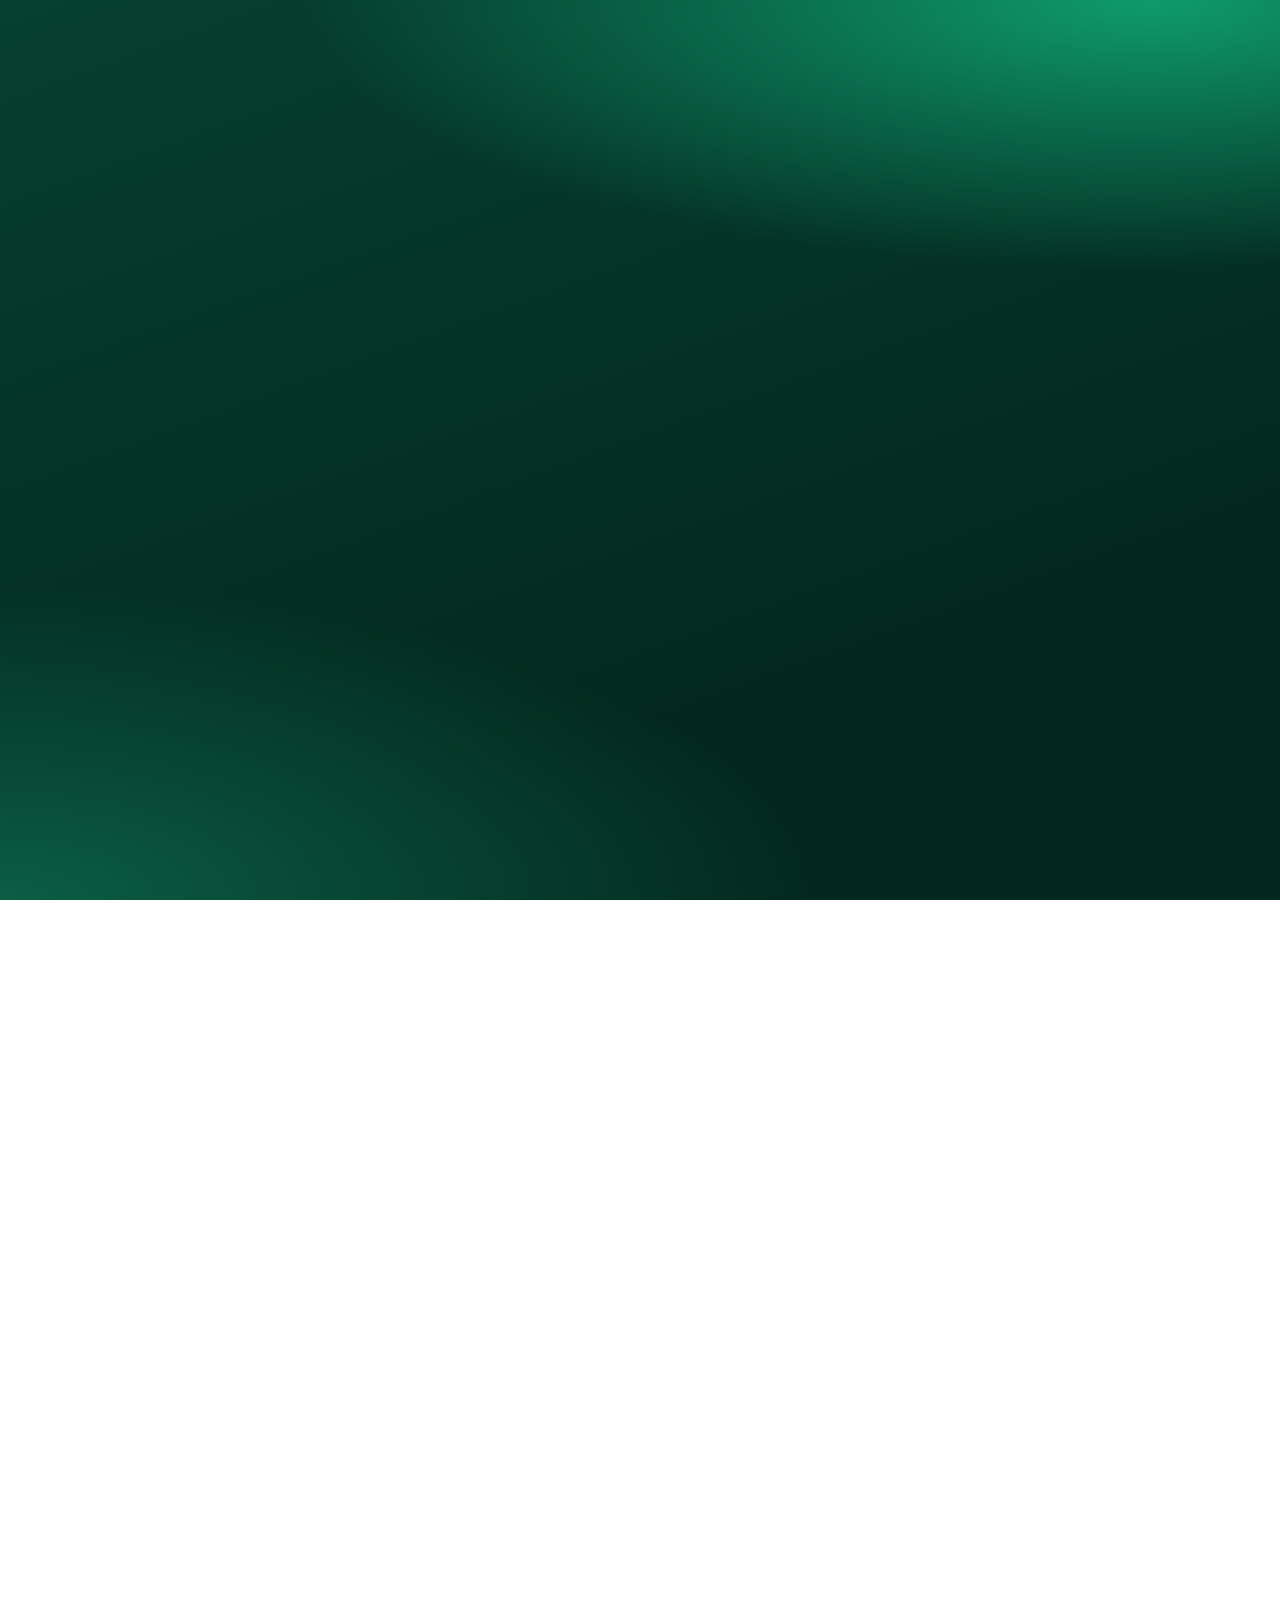
<file: marketing/instagram/fuentes/reel.html>
<!doctype html>
<html lang="es"><head><meta charset="utf-8"><title>NutriLab · Reel</title>
<style>
@font-face { font-family: 'Jakarta'; src: url(font.woff2) format('woff2'); font-weight: 200 800; }
:root { --lime: #d9f99d; --deep: #03291e; --brand: #059669; --ink: #0b1f17; }
* { box-sizing: border-box; margin: 0; padding: 0; }
html, body { width: 1080px; height: 1920px; overflow: hidden; font-family: 'Jakarta', system-ui, sans-serif; }
#stage { position: absolute; inset: 0; overflow: hidden; color: #fff;
  background: radial-gradient(110% 50% at 90% 0%, #0f9b6c, transparent 60%), radial-gradient(90% 50% at 0% 100%, #0b5e44, transparent 70%), linear-gradient(160deg, #06402f, var(--deep) 70%); }
.layer { position: absolute; opacity: 0; will-change: transform, opacity; }
.cap { left: 80px; right: 80px; top: 210px; font-size: 76px; font-weight: 800; line-height: 1.06; letter-spacing: -.03em; }
.cap em { font-style: normal; color: var(--lime); }
.cap small { display: block; font-size: 38px; font-weight: 600; letter-spacing: -.01em; opacity: .8; margin-top: 20px; line-height: 1.25; }
.hook { left: 80px; right: 80px; top: 0; bottom: 0; display: flex; flex-direction: column; justify-content: center; font-size: 104px; font-weight: 800; line-height: 1.04; letter-spacing: -.04em; }
.hook em { font-style: normal; color: var(--lime); }
.hook .emo { font-size: 150px; margin-bottom: 30px; }
.phone { left: 245px; top: 660px; width: 590px; border-radius: 82px; padding: 18px; background: linear-gradient(145deg, #1b2b25, #050b09); box-shadow: 0 60px 120px -30px rgba(0,0,0,.6), inset 0 0 0 2px #2f4a40; }
.screen { position: relative; width: 554px; height: calc(554px * 720 / 390); border-radius: 64px; overflow: hidden; background: #f3f6f4; }
.screen img { position: absolute; left: 0; top: 0; width: 100%; opacity: 0; }
.card { left: 110px; width: 860px; border-radius: 48px; overflow: hidden; background: #f3f6f4; box-shadow: 0 60px 120px -30px rgba(0,0,0,.6); }
.card img { width: 100%; display: block; margin-top: -6px; }
.chip { display: inline-flex; align-items: center; gap: 16px; padding: 24px 34px; border-radius: 30px; background: #fff; color: var(--ink); font-weight: 800; font-size: 38px; box-shadow: 0 30px 60px -20px rgba(0,0,0,.5); }
.chip .ok { width: 54px; height: 54px; border-radius: 50%; background: var(--brand); color: #fff; display: grid; place-items: center; font-size: 32px; }
.chip small { display: block; font-size: 26px; color: #4b6358; font-weight: 600; }
.wa { left: 90px; width: 820px; background: #dcf8c6; color: #111b21; border-radius: 36px 36px 10px 36px; padding: 34px 40px 22px; font-size: 40px; line-height: 1.32; box-shadow: 0 40px 80px -20px rgba(0,0,0,.5); }
.wa a { color: #027eb5; word-break: break-all; }
.wa .who { font-size: 30px; font-weight: 800; color: #075e54; margin-bottom: 8px; }
.wa .t { text-align: right; font-size: 26px; color: #667781; margin-top: 8px; }
.cta { inset: 0; display: flex; flex-direction: column; align-items: center; justify-content: center; text-align: center; padding: 0 80px; }
.cta img { width: 260px; height: 260px; border-radius: 64px; box-shadow: 0 30px 70px rgba(0,0,0,.4); }
.cta .n { font-size: 96px; font-weight: 800; letter-spacing: -.03em; margin-top: 44px; } .cta .n span { color: var(--lime); }
.cta .by { font-size: 36px; opacity: .75; margin-top: 6px; }
.cta .big { font-size: 74px; font-weight: 800; letter-spacing: -.03em; line-height: 1.08; margin-top: 90px; }
.cta .big em { font-style: normal; color: var(--lime); }
.cta .pill { margin-top: 50px; background: var(--lime); color: var(--deep); font-weight: 800; font-size: 44px; padding: 26px 50px; border-radius: 60px; }
.cta .small { margin-top: 28px; font-size: 32px; opacity: .75; }
.laptop { left: 60px; width: 960px; top: 760px; }
.laptop .scr { background: #0d1512; padding: 14px; border-radius: 26px 26px 0 0; }
.laptop .scr img { width: 100%; display: block; border-radius: 10px; }
.laptop .base { height: 26px; margin: 0 -40px; border-radius: 0 0 40px 40px; background: linear-gradient(#d7e0dc, #aebbb5); }
.word { left: 80px; right: 80px; top: 230px; font-size: 120px; font-weight: 800; letter-spacing: -.045em; line-height: 1; }
.word span { color: var(--lime); }
.count { right: 80px; top: 120px; font-size: 34px; font-weight: 800; opacity: .6; }
.brandmark { left: 80px; top: 96px; display: flex; align-items: center; gap: 16px; font-weight: 800; font-size: 36px; opacity: 1; }
.brandmark img { width: 64px; height: 64px; border-radius: 18px; }
.brandmark span { color: var(--lime); }
.tap { width: 120px; height: 120px; border-radius: 50%; border: 6px solid rgba(255,255,255,.95); background: rgba(255,255,255,.25); }
</style></head>
<body><div id="stage"></div>
<script>
const R = new URLSearchParams(location.search).get('r') || '1';
const S = 554 / 1170; // escala de las capturas (1170 px de ancho) a la pantalla del móvil
const stage = document.getElementById('stage');
const ease = (x) => (x < 0 ? 0 : x > 1 ? 1 : 1 - Math.pow(1 - x, 3));
const easeIO = (x) => (x < 0 ? 0 : x > 1 ? 1 : x < .5 ? 4 * x * x * x : 1 - Math.pow(-2 * x + 2, 3) / 2);
const L = []; // capas: {el, a, b, enter, exit, update}
function add(html, cls, style, a, b, opt = {}) {
  const el = document.createElement('div'); el.className = 'layer ' + cls; el.style.cssText = style; el.innerHTML = html; stage.appendChild(el);
  L.push({ el, a, b, enter: opt.enter ?? 'up', exit: opt.exit ?? 'fade', update: opt.update, d: opt.d ?? .45 }); return el;
}
// Móvil con pantallas: cada pantalla [img, desde, hasta, scroll(px de la captura) opcional]
function phone(a, b, screens, style = '', opt = {}) {
  const el = add(`<div class="screen">${screens.map((s, i) => `<img data-i="${i}" src="img/${s[0]}">`).join('')}</div>`, 'phone', style, a, b, {
    ...opt,
    update: (t) => screens.forEach((s, i) => {
      const img = el.querySelector(`[data-i="${i}"]`);
      const o = Math.min(ease((t - s[1]) / .3), 1 - ease((t - s[2]) / .3));
      img.style.opacity = Math.max(0, o);
      if (s[3]) img.style.transform = `translateY(${-s[3] * S * easeIO((t - s[1] - .5) / (s[2] - s[1] - 1))}px)`;
    }),
  });
  return el;
}
const cap = (html, a, b) => add(html, 'cap', '', a, b);
const brandmark = (a, b) => add(`<img src="icon.svg"><div>Nutri<span>Lab</span></div>`, 'brandmark', '', a, b, { enter: 'fade' });
const cta = (a, b, big, extra = '') => add(`<img src="icon-maskable.svg"><div class="n">Nutri<span>Lab</span></div><div class="by">La app para nutricionistas</div><div class="big">${big}</div><div class="pill">14 días gratis · sin tarjeta</div><div class="small">${extra || 'Enlace en la bio'}</div>`, 'cta', '', a, b, { enter: 'pop', exit: 'none' });
const chip = (html, style, a, b) => add(html, 'chip', style, a, b, { enter: 'pop' });
let T = 0;

if (R === '1') { // ============ IA: la dieta en minutos
  add(`<div class="emo">😩</div>¿Sigues haciendo las dietas <em>en Excel?</em>`, 'hook', '', 0, 2.8, { enter: 'pop' });
  brandmark(2.8, 15.2);
  cap(`Abre la ficha <em>de tu cliente</em><small>Calorías y macros ya calculados</small>`, 2.9, 5.6);
  cap(`Pídele la dieta <em>a la IA</em><small>Con sus alergias, gustos y horarios</small>`, 5.6, 8.4);
  cap(`La diseña <em>con sus datos</em><small>Mientras tú sigues con la consulta</small>`, 8.4, 10.4);
  cap(`Revisa, ajusta <em>y envíala</em><small>PDF o WhatsApp en un toque</small>`, 10.4, 15.2);
  phone(3.0, 15.2, [['client-ring.png', 3.0, 8.4], ['ai-loading.png', 8.4, 10.4], ['ai-plan-full.png', 10.4, 15.2, 3600]]);
  add(`<img src="img/sheet-ai.png">`, 'card', 'top:1000px', 5.9, 8.5, { enter: 'up', d: .4 });
  chip(`<span class="ok">✓</span><div>1656 kcal<small>objetivo 1690</small></div>`, 'left:60px; top:1180px', 11.0, 15.2);
  chip(`<span class="ok" style="background:#7c3aed">✦</span><div>Sin lactosa<small>respeta sus alergias</small></div>`, 'right:60px; top:1420px', 11.6, 15.2);
  cta(15.2, 19, `Tu próxima dieta, <em>en minutos.</em>`);
  T = 19;
}
if (R === '2') { // ============ El paciente, conectado
  add(`<div class="emo">🙃</div>Tu paciente perdió el PDF de la dieta… <em>otra vez</em>`, 'hook', '', 0, 2.8, { enter: 'pop' });
  brandmark(2.8, 15.4);
  cap(`Envíale <em>su enlace</em><small>Por WhatsApp. Sin descargas ni contraseñas</small>`, 2.9, 5.8);
  add(`<div class="who">Laura · Nutricionista</div>Hola Ana 👋 Aquí tienes tu plan y tu progreso. Ábrelo cuando quieras:<br><a>javifx004-cmd.github.io/nutrilab/#/p/…</a><div class="t">10:42 ✓✓</div>`, 'wa', 'top:760px', 3.2, 5.8, { enter: 'pop' });
  add('', 'tap', 'left:300px; top:1080px', 4.6, 5.4, { enter: 'pop' });
  cap(`Ve su dieta <em>en su móvil</em><small>Siempre la versión más reciente</small>`, 5.8, 10.6);
  phone(5.9, 15.4, [['portal-full.png', 5.9, 10.8, 2600], ['portal.png', 10.8, 15.4]]);
  cap(`Y su cita, <em>en su calendario</em><small>Con aviso antes de la revisión</small>`, 10.6, 15.4);
  add(`<img src="img/sheet-cal.png">`, 'card', 'top:1080px', 11.2, 15.4, { enter: 'up' });
  cta(15.4, 19.2, `Tu consulta, <em>en su bolsillo.</em>`);
  T = 19.2;
}
if (R === '3') { // ============ Todo en una app
  add(`<div class="emo">📋</div>Todo tu trabajo de nutricionista <em>en una app</em>`, 'hook', '', 0, 2.6, { enter: 'pop' });
  const items = [
    ['Tus <span>clientes</span>', 'clients.png'], ['Dietas <span>con IA</span>', 'ai-plan.png'], ['Su <span>progreso</span>', 'progress.png'],
    ['Su <span>enlace</span>', 'portal.png'], ['Tus <span>citas</span>', 'sheet-cal.png', 'card'], ['También <span>en el PC</span>', 'pc.png', 'laptop'],
  ];
  const d = 2.1; let t = 2.6;
  brandmark(2.6, 2.6 + d * items.length);
  items.forEach(([w, img, kind], i) => {
    const a = t + i * d, b = a + d;
    add(w, 'word', '', a, b, { enter: 'up', d: .3 });
    add(`${i + 1}/${items.length}`, 'count', '', a, b, { enter: 'fade', d: .2 });
    if (kind === 'card') add(`<img src="img/${img}">`, 'card', 'top:760px', a, b, { enter: 'up', d: .3 });
    else if (kind === 'laptop') add(`<div class="scr"><img src="img/${img}"></div><div class="base"></div>`, 'laptop', '', a, b, { enter: 'up', d: .3 });
    else phone(a, b, [[img, a, b + 1]], 'top:560px', { enter: 'up', d: .3 });
  });
  const end = t + d * items.length;
  cta(end, end + 3.8, `49,99 €/mes. <em>Todo incluido.</em>`);
  T = end + 3.8;
}
// Plus Jakarta deja aire antes de «.» y «,» en tamaños grandes
document.head.insertAdjacentHTML('beforeend', '<style>.pn{margin-left:-.07em}</style>');
for (const h of document.querySelectorAll('.hook, .cap, .cta .big, .word')) {
  const walk = (n) => { for (const c of [...n.childNodes]) {
    if (c.nodeType === 3 && /[.,]/.test(c.data)) { const f = document.createElement('span'); f.innerHTML = c.data.replace(/[.,]/g, (m) => `<span class="pn">${m}</span>`); c.replaceWith(...f.childNodes); }
    else if (c.nodeType === 1 && c.tagName !== 'SMALL') walk(c); } };
  walk(h);
}
window.DURATION = T;
window.renderAt = (t) => {
  for (const l of L) {
    const inA = (t - l.a) / l.d, outB = (l.b - t) / l.d;
    let o = Math.min(ease(inA), l.exit === 'none' ? 1 : ease(outB));
    if (t < l.a || (t > l.b && l.exit !== 'none')) o = 0;
    const k = ease(inA);
    let tr = '';
    if (l.enter === 'up') tr = `translateY(${(1 - k) * 90}px)`;
    if (l.enter === 'pop') tr = `scale(${.9 + .1 * k})`;
    if (l.el.classList.contains('cta') && t > l.a) tr = `scale(${.9 + .1 * k})`;
    // movimiento lento y continuo para que no parezca una imagen fija
    if (l.el.classList.contains('phone') || l.el.classList.contains('laptop')) tr += ` scale(${1 + .02 * Math.min(1, Math.max(0, (t - l.a) / 6))})`;
    l.el.style.opacity = Math.max(0, o); l.el.style.transform = tr;
    if (l.update && o > 0) l.update(t);
  }
};
window.renderAt(0);
</script></body></html>
</file>
<file: app.css>
@font-face {
  font-family: "Jakarta";
  src: url("vendor/fonts/plus-jakarta-sans.woff2") format("woff2");
  font-weight: 200 800;
  font-display: swap;
}

:root {
  --bg: #f2f5f3;
  --bg-tint: #e6f2ec;
  --surface: #ffffff;
  --surface-2: #f5f8f6;
  --surface-3: #e9efec;
  --line: rgba(9, 38, 27, .07);
  --line-strong: rgba(9, 38, 27, .13);
  --text: #0b1f18;
  --text-2: #3d574d;
  --muted: #71857c;
  --brand: #059669;
  --brand-2: #047857;
  --brand-3: #10b981;
  --brand-ink: #ffffff;
  --brand-soft: rgba(5, 150, 105, .10);
  --lime: #a3e635;
  --accent: #f59e0b;
  --accent-soft: rgba(245, 158, 11, .14);
  --blue: #0ea5e9;
  --blue-soft: rgba(14, 165, 233, .12);
  --red: #e11d48;
  --red-soft: rgba(225, 29, 72, .09);
  --green: #059669;
  --green-soft: rgba(5, 150, 105, .11);
  --p-col: #f43f5e;
  --c-col: #f59e0b;
  --f-col: #0ea5e9;
  --shadow-sm: 0 1px 2px rgba(9, 38, 27, .05), 0 1px 1px rgba(9, 38, 27, .03);
  --shadow: 0 1px 2px rgba(9, 38, 27, .05), 0 8px 24px -6px rgba(9, 38, 27, .10);
  --shadow-lg: 0 2px 6px rgba(9, 38, 27, .06), 0 24px 48px -12px rgba(9, 38, 27, .22);
  --radius: 22px;
  --safe-b: env(safe-area-inset-bottom, 0px);
  --safe-t: env(safe-area-inset-top, 0px);
  --font: "Jakarta", -apple-system, BlinkMacSystemFont, "Segoe UI", Roboto, sans-serif;
  color-scheme: light;
}
@media (prefers-color-scheme: dark) {
  :root:not([data-theme="light"]) {
    --bg: #07110d; --bg-tint: #0b1d16; --surface: #0f1c17; --surface-2: #13241e; --surface-3: #1a2f27;
    --line: rgba(255, 255, 255, .06); --line-strong: rgba(255, 255, 255, .12);
    --text: #ecf5f0; --text-2: #b4c7bf; --muted: #7c9187;
    --brand: #34d399; --brand-2: #10b981; --brand-3: #6ee7b7; --brand-ink: #022c22; --brand-soft: rgba(52, 211, 153, .12);
    --red: #fb7185; --red-soft: rgba(251, 113, 133, .12); --green: #34d399; --green-soft: rgba(52, 211, 153, .12);
    --shadow-sm: 0 1px 2px rgba(0, 0, 0, .4); --shadow: 0 1px 2px rgba(0, 0, 0, .4), 0 10px 26px -8px rgba(0, 0, 0, .6); --shadow-lg: 0 24px 48px -12px rgba(0, 0, 0, .7);
    color-scheme: dark;
  }
}
:root[data-theme="dark"] {
  --bg: #07110d; --bg-tint: #0b1d16; --surface: #0f1c17; --surface-2: #13241e; --surface-3: #1a2f27;
  --line: rgba(255, 255, 255, .06); --line-strong: rgba(255, 255, 255, .12);
  --text: #ecf5f0; --text-2: #b4c7bf; --muted: #7c9187;
  --brand: #34d399; --brand-2: #10b981; --brand-3: #6ee7b7; --brand-ink: #022c22; --brand-soft: rgba(52, 211, 153, .12);
  --red: #fb7185; --red-soft: rgba(251, 113, 133, .12); --green: #34d399; --green-soft: rgba(52, 211, 153, .12);
  --shadow-sm: 0 1px 2px rgba(0, 0, 0, .4); --shadow: 0 1px 2px rgba(0, 0, 0, .4), 0 10px 26px -8px rgba(0, 0, 0, .6); --shadow-lg: 0 24px 48px -12px rgba(0, 0, 0, .7);
  color-scheme: dark;
}

* { box-sizing: border-box; -webkit-tap-highlight-color: transparent; }
html, body { margin: 0; color: var(--text); }
html { background: var(--bg); }
body {
  font: 500 15px/1.5 var(--font); letter-spacing: -.005em;
  -webkit-font-smoothing: antialiased; -moz-osx-font-smoothing: grayscale;
  min-height: 100vh; padding-bottom: calc(108px + var(--safe-b));
  background: radial-gradient(1100px 420px at 50% -180px, var(--bg-tint), transparent 70%) no-repeat, var(--bg);
}
button, input, select, textarea { font: inherit; color: inherit; letter-spacing: inherit; }
a { color: var(--brand-2); }
svg { flex-shrink: 0; }
b, strong { font-weight: 700; }
.num { font-variant-numeric: tabular-nums; }

/* ---------- barra superior ---------- */
header.top {
  position: sticky; top: 0; z-index: 10;
  padding: calc(12px + var(--safe-t)) 18px 12px;
  background: color-mix(in srgb, var(--bg) 78%, transparent);
  backdrop-filter: saturate(180%) blur(20px); -webkit-backdrop-filter: saturate(180%) blur(20px);
  border-bottom: 1px solid transparent; transition: border-color .2s;
}
header.top.scrolled { border-bottom-color: var(--line); }
.top-inner { max-width: 880px; margin: 0 auto; display: flex; align-items: center; gap: 12px; min-height: 42px; }
.top-logo { width: 38px; height: 38px; border-radius: 11px; box-shadow: 0 4px 12px -2px rgba(5, 120, 87, .35); }
.top-text { flex: 1; min-width: 0; }
header.top h1 { font-size: 22px; margin: 0; letter-spacing: -.035em; font-weight: 800; line-height: 1.15; white-space: nowrap; overflow: hidden; text-overflow: ellipsis; }
header.top .sub { color: var(--muted); font-size: 12.5px; font-weight: 600; white-space: nowrap; overflow: hidden; text-overflow: ellipsis; }
header.top .sub::first-letter { text-transform: uppercase; }
.back { width: 40px; height: 40px; border-radius: 13px; border: 1px solid var(--line-strong); background: var(--surface); box-shadow: var(--shadow-sm); display: grid; place-items: center; cursor: pointer; }
.back svg { width: 20px; height: 20px; }

.sync-chip { display: inline-flex; align-items: center; gap: 7px; height: 34px; padding: 0 12px; border-radius: 99px; border: 1px solid var(--line-strong); background: var(--surface); box-shadow: var(--shadow-sm); font-size: 12px; font-weight: 700; color: var(--text-2); cursor: pointer; }
.sync-chip i { width: 8px; height: 8px; border-radius: 50%; background: var(--green); box-shadow: 0 0 0 3px var(--green-soft); }
.sync-chip.err i { background: var(--red); box-shadow: 0 0 0 3px var(--red-soft); }
.sync-chip.busy i { background: var(--blue); animation: pulse 1s infinite; }
@keyframes pulse { 50% { opacity: .3; } }

main { padding: 8px 18px 28px; max-width: 880px; margin: 0 auto; }
main > * { animation: in .32s cubic-bezier(.2, .8, .2, 1) both; }
main > *:nth-child(2) { animation-delay: .03s; } main > *:nth-child(3) { animation-delay: .06s; } main > *:nth-child(4) { animation-delay: .09s; } main > *:nth-child(5) { animation-delay: .12s; }
@keyframes in { from { opacity: 0; transform: translateY(10px); } to { opacity: 1; transform: none; } }

/* ---------- navegación flotante ---------- */
nav.tabs { position: fixed; left: 0; right: 0; bottom: calc(12px + var(--safe-b)); z-index: 20; display: flex; justify-content: center; pointer-events: none; padding: 0 14px; }
nav.tabs .inner {
  pointer-events: auto; width: 100%; max-width: 420px; display: grid; grid-template-columns: repeat(4, 1fr); gap: 2px; padding: 6px;
  background: color-mix(in srgb, var(--surface) 82%, transparent);
  backdrop-filter: saturate(180%) blur(22px); -webkit-backdrop-filter: saturate(180%) blur(22px);
  border: 1px solid var(--line-strong); border-radius: 26px; box-shadow: var(--shadow-lg);
}
nav.tabs button { background: none; border: 0; padding: 7px 0 6px; border-radius: 20px; color: var(--muted); font-size: 10.5px; font-weight: 700; cursor: pointer; display: flex; flex-direction: column; align-items: center; gap: 3px; transition: color .2s, background .2s; }
nav.tabs button svg { width: 22px; height: 22px; transition: transform .2s; }
nav.tabs button.on { color: var(--brand-2); background: var(--brand-soft); }
nav.tabs button.on svg { transform: translateY(-1px) scale(1.06); }
nav.tabs button:active svg { transform: scale(.9); }

/* ---------- bloques ---------- */
.card { background: var(--surface); border: 1px solid var(--line); border-radius: var(--radius); padding: 18px; margin-bottom: 14px; box-shadow: var(--shadow); }
.card h3 { margin: 0 0 12px; font-size: 16px; font-weight: 750; letter-spacing: -.02em; }
.card-head { display: flex; align-items: center; justify-content: space-between; gap: 8px; margin-bottom: 12px; }
.card-head h3 { margin: 0; }
.section-title { display: flex; align-items: center; justify-content: space-between; margin: 24px 4px 10px; font-size: 12px; font-weight: 750; text-transform: uppercase; letter-spacing: .1em; color: var(--muted); }

/* héroe */
.hero {
  position: relative; overflow: hidden; isolation: isolate;
  border-radius: 28px; padding: 22px 20px 18px; margin-bottom: 16px; color: #fff;
  background:
    radial-gradient(280px 200px at 92% -10%, rgba(190, 242, 100, .45), transparent 70%),
    radial-gradient(360px 260px at -10% 110%, rgba(16, 185, 129, .55), transparent 70%),
    linear-gradient(150deg, #0d9467 0%, #066a4c 55%, #04392a 100%);
  box-shadow: 0 24px 48px -16px rgba(4, 80, 58, .55), inset 0 1px 0 rgba(255, 255, 255, .18);
}
.hero::after { content: ""; position: absolute; inset: 0; z-index: -1; background: url("data:image/svg+xml,%3Csvg xmlns='http://www.w3.org/2000/svg' width='160' height='160'%3E%3Cfilter id='n'%3E%3CfeTurbulence baseFrequency='.9' numOctaves='2'/%3E%3C/filter%3E%3Crect width='160' height='160' filter='url(%23n)' opacity='.06'/%3E%3C/svg%3E"); mix-blend-mode: overlay; }
.hero .who { display: flex; align-items: center; gap: 13px; }
.hero .who img { width: 50px; height: 50px; border-radius: 15px; box-shadow: 0 8px 20px -4px rgba(0, 0, 0, .35), 0 0 0 1px rgba(255, 255, 255, .25); }
.hero .brand span { color: #d9f99d; }
.hero .brand { font-size: 22px; font-weight: 800; letter-spacing: -.035em; line-height: 1.1; }
.hero .by { opacity: .8; font-size: 12.5px; font-weight: 600; }
.hero .hello { margin: 18px 0 16px; font-size: 16px; font-weight: 600; opacity: .96; }
.hero .hello b { font-weight: 800; }
.hero .glass { display: grid; grid-template-columns: repeat(3, 1fr); gap: 8px; }
.hero .glass > div { background: rgba(255, 255, 255, .12); border: 1px solid rgba(255, 255, 255, .18); border-radius: 16px; padding: 10px 12px; backdrop-filter: blur(8px); -webkit-backdrop-filter: blur(8px); }
.hero .glass .v { font-size: 22px; font-weight: 800; letter-spacing: -.03em; line-height: 1.15; }
.hero .glass .l { font-size: 11px; font-weight: 650; opacity: .82; }
.hero .leaf { position: absolute; right: -30px; top: -20px; width: 170px; height: 170px; opacity: .10; z-index: -1; }
.hero .leaf svg { width: 100%; height: 100%; }

.stats { display: grid; grid-template-columns: repeat(3, 1fr); gap: 10px; margin-bottom: 14px; }
.stats.two { grid-template-columns: 1fr 1fr; }
.stat { background: var(--surface); border: 1px solid var(--line); border-radius: 18px; padding: 12px 14px; min-width: 0; box-shadow: var(--shadow); }
.card .stat { box-shadow: none; background: var(--surface-2); }
.stat .l { color: var(--muted); font-size: 11.5px; font-weight: 650; }
.stat .v { font-size: 20px; font-weight: 800; margin-top: 2px; white-space: nowrap; overflow: hidden; text-overflow: ellipsis; letter-spacing: -.03em; }
.stat .s { color: var(--muted); font-size: 11.5px; font-weight: 550; }

.pill { display: inline-flex; align-items: center; gap: 4px; padding: 4px 10px; border-radius: 99px; font-size: 12px; font-weight: 700; white-space: nowrap; }
.pill.green { background: var(--green-soft); color: var(--green); }
.pill.red { background: var(--red-soft); color: var(--red); }
.pill.amber { background: var(--accent-soft); color: #b45309; }
.pill.blue { background: var(--blue-soft); color: #0369a1; }
.pill.mute { background: var(--surface-3); color: var(--text-2); }
:root[data-theme="dark"] .pill.amber, :root[data-theme="dark"] .pill.blue { filter: brightness(1.7); }
@media (prefers-color-scheme: dark) { :root:not([data-theme="light"]) .pill.amber, :root:not([data-theme="light"]) .pill.blue { filter: brightness(1.7); } }
.pos { color: var(--green); }
.neg { color: var(--red); }
.muted { color: var(--muted); }
.small { font-size: 12.5px; }

/* ---------- botones ---------- */
.btn { border: 1px solid var(--line-strong); background: var(--surface); border-radius: 14px; padding: 10px 15px; cursor: pointer; min-height: 44px; display: inline-flex; align-items: center; justify-content: center; gap: 7px; font-size: 14px; font-weight: 700; transition: transform .1s, background .15s, box-shadow .15s; text-decoration: none; color: var(--text); box-shadow: var(--shadow-sm); }
.btn:hover { background: var(--surface-2); }
.btn svg { width: 18px; height: 18px; }
.btn.primary { background: linear-gradient(180deg, var(--brand-3), var(--brand)); border-color: transparent; color: var(--brand-ink); box-shadow: 0 6px 16px -6px color-mix(in srgb, var(--brand) 70%, transparent), inset 0 1px 0 rgba(255, 255, 255, .25); }
.btn.primary:hover { filter: brightness(1.04); }
.btn.ai { background: linear-gradient(135deg, #8b5cf6, #4f46e5 55%, #2563eb); border-color: transparent; color: #fff; box-shadow: 0 8px 20px -8px rgba(79, 70, 229, .7), inset 0 1px 0 rgba(255, 255, 255, .25); }
.btn.danger { color: var(--red); border-color: color-mix(in srgb, var(--red) 30%, transparent); box-shadow: none; }
.btn.ghost { background: transparent; border-color: transparent; box-shadow: none; }
.btn.sm { min-height: 36px; padding: 6px 12px; font-size: 13px; border-radius: 11px; }
.btn.icon { width: 44px; min-height: 44px; padding: 0; }
.btn.block { width: 100%; }
.btn:active { transform: scale(.97); }
.btn:disabled { opacity: .55; pointer-events: none; }
.row { display: flex; gap: 8px; align-items: center; flex-wrap: wrap; }
.row.between { justify-content: space-between; }
.row.nowrap { flex-wrap: nowrap; }
.grow { flex: 1; }

.fab {
  position: fixed; right: max(18px, calc(50vw - 422px)); bottom: calc(92px + var(--safe-b)); z-index: 15;
  height: 56px; padding: 0 22px 0 18px; border-radius: 20px; border: 0; cursor: pointer;
  background: linear-gradient(180deg, var(--brand-3), var(--brand)); color: var(--brand-ink); font-weight: 800; font-size: 15px;
  display: inline-flex; align-items: center; gap: 7px;
  box-shadow: 0 14px 30px -10px color-mix(in srgb, var(--brand) 75%, transparent), inset 0 1px 0 rgba(255, 255, 255, .3);
  transition: transform .15s;
}
.fab svg { width: 22px; height: 22px; }
.fab:active { transform: scale(.95); }

/* ---------- listas ---------- */
.list-item { display: flex; align-items: center; gap: 12px; padding: 12px 2px; border-bottom: 1px solid var(--line); cursor: pointer; }
.list-item:last-child { border-bottom: 0; }
.list-item .body { flex: 1; min-width: 0; }
.list-item .t { font-weight: 700; white-space: nowrap; overflow: hidden; text-overflow: ellipsis; letter-spacing: -.01em; }
.list-item .s { color: var(--muted); font-size: 12.5px; font-weight: 550; white-space: nowrap; overflow: hidden; text-overflow: ellipsis; }
.list-item .end { text-align: right; white-space: nowrap; }
.avatar { width: 44px; height: 44px; border-radius: 15px; display: grid; place-items: center; font-weight: 800; font-size: 15px; flex-shrink: 0; color: #fff; letter-spacing: -.02em; box-shadow: inset 0 1px 0 rgba(255, 255, 255, .3), 0 4px 10px -4px rgba(0, 0, 0, .35); }
.avatar.lg { width: 68px; height: 68px; font-size: 24px; border-radius: 22px; }
.ico { width: 44px; height: 44px; border-radius: 15px; display: grid; place-items: center; flex-shrink: 0; background: var(--brand-soft); color: var(--brand-2); }
.ico.ai { background: linear-gradient(135deg, rgba(139, 92, 246, .16), rgba(37, 99, 235, .16)); color: #6d28d9; }
.ico svg { width: 21px; height: 21px; }

.client-card { display: flex; gap: 13px; align-items: center; padding: 14px; background: var(--surface); border: 1px solid var(--line); border-radius: 20px; margin-bottom: 10px; cursor: pointer; box-shadow: var(--shadow); transition: transform .12s, box-shadow .2s; }
.client-card:hover { box-shadow: var(--shadow-lg); }
.client-card:active { transform: scale(.985); }
.client-card .body { flex: 1; min-width: 0; }
.client-card .name { font-weight: 750; font-size: 16px; letter-spacing: -.02em; }
.client-card .meta { color: var(--muted); font-size: 12.5px; font-weight: 550; display: flex; gap: 6px; flex-wrap: wrap; align-items: center; margin-top: 3px; }
.client-card .end b { font-size: 16px; letter-spacing: -.02em; }

.seg { display: flex; background: var(--surface-3); border-radius: 15px; padding: 4px; gap: 4px; margin-bottom: 16px; }
.seg button { flex: 1; border: 0; background: none; padding: 9px 6px; border-radius: 11px; color: var(--text-2); font-size: 13px; font-weight: 700; cursor: pointer; white-space: nowrap; transition: background .2s, color .2s; }
.seg button.on { background: var(--surface); color: var(--text); box-shadow: 0 1px 3px rgba(9, 38, 27, .12); }

.chips { display: flex; gap: 8px; overflow-x: auto; padding: 2px 2px 4px; margin: 0 -2px 14px; scrollbar-width: none; }
.chips::-webkit-scrollbar { display: none; }
.chip { flex-shrink: 0; border: 1px solid var(--line-strong); background: var(--surface); color: var(--text-2); border-radius: 99px; padding: 8px 14px; font-size: 13px; font-weight: 700; cursor: pointer; box-shadow: var(--shadow-sm); transition: background .2s, color .2s; }
.chip.on { border-color: transparent; background: var(--text); color: var(--bg); }
.chip .n { opacity: .55; margin-left: 4px; }

.search-wrap { position: relative; margin-bottom: 12px; }
.search-wrap svg { position: absolute; left: 15px; top: 50%; transform: translateY(-50%); width: 18px; height: 18px; color: var(--muted); }
.search { width: 100%; background: var(--surface); border: 1px solid var(--line-strong); border-radius: 16px; padding: 13px 14px 13px 44px; font-size: 16px; outline: none; box-shadow: var(--shadow-sm); }
.search:focus { border-color: var(--brand); box-shadow: 0 0 0 4px var(--brand-soft); }

table.t { width: 100%; border-collapse: collapse; font-size: 13.5px; }
table.t th { text-align: left; color: var(--muted); font-weight: 650; padding: 7px 4px; border-bottom: 1px solid var(--line); font-size: 12px; }
table.t td { padding: 10px 4px; border-bottom: 1px solid var(--line); font-variant-numeric: tabular-nums; font-weight: 550; }
table.t tr:last-child td { border-bottom: 0; }
table.t .r { text-align: right; }
table.t tbody tr { cursor: pointer; }

/* ---------- ficha de cliente ---------- */
.client-head {
  display: flex; gap: 16px; align-items: center; margin-bottom: 14px; padding: 18px; border-radius: 24px;
  background: linear-gradient(135deg, var(--surface), var(--surface-2)); border: 1px solid var(--line); box-shadow: var(--shadow);
}
.client-head h2 { margin: 0; font-size: 22px; letter-spacing: -.035em; font-weight: 800; }
.client-head .meta { color: var(--muted); font-size: 13px; font-weight: 600; }
.contact { display: flex; gap: 8px; margin-bottom: 16px; overflow-x: auto; scrollbar-width: none; }
.contact .btn { flex: 1; white-space: nowrap; }

.ring-wrap { display: grid; grid-template-columns: auto 1fr; gap: 18px; align-items: center; }
.ring { position: relative; width: 136px; height: 136px; }
.ring svg { width: 100%; height: 100%; transform: rotate(-90deg); }
.ring .center { position: absolute; inset: 0; display: grid; place-content: center; text-align: center; }
.ring .center b { font-size: 30px; font-weight: 800; letter-spacing: -.04em; line-height: 1; }
.ring .center span { font-size: 11.5px; color: var(--muted); font-weight: 650; }
.legend-list { display: grid; gap: 10px; }
.legend-list .it { display: grid; grid-template-columns: 12px 1fr auto; gap: 8px; align-items: center; }
.legend-list .sw { width: 12px; height: 12px; border-radius: 4px; }
.legend-list .nm { font-size: 13px; font-weight: 650; color: var(--text-2); }
.legend-list .g { font-weight: 800; font-size: 15px; letter-spacing: -.02em; }
.legend-list .g small { color: var(--muted); font-weight: 600; font-size: 11px; margin-left: 3px; }
.meta-line { display: flex; gap: 8px; flex-wrap: wrap; margin-top: 14px; }

.macros { display: grid; gap: 12px; }
.macro .top { display: flex; justify-content: space-between; font-size: 13px; margin-bottom: 5px; font-weight: 600; }
.macro .top b { font-weight: 750; }
.bar { height: 8px; background: var(--surface-3); border-radius: 99px; overflow: hidden; }
.bar > i { display: block; height: 100%; border-radius: 99px; background: linear-gradient(90deg, var(--brand), var(--brand-3)); transition: width .5s cubic-bezier(.2, .8, .2, 1); }
.bar.p > i { background: var(--p-col); } .bar.c > i { background: var(--c-col); } .bar.f > i { background: var(--f-col); }
.bar.over > i { background: var(--red); }
.kcal-big { font-size: 34px; font-weight: 800; letter-spacing: -.04em; line-height: 1; }
.dot { display: inline-block; width: 9px; height: 9px; border-radius: 3px; margin-right: 6px; }

.chart { width: 100%; height: auto; display: block; }
.chart text { font-family: var(--font); font-weight: 600; }

.photos { display: grid; grid-template-columns: 1fr 1fr; gap: 10px; }
.photos figure { margin: 0; }
.photos img { width: 100%; aspect-ratio: 3/4; object-fit: cover; border-radius: 16px; background: var(--surface-3); display: block; }
.photos figcaption { font-size: 12px; color: var(--muted); text-align: center; margin-top: 5px; font-weight: 650; }

/* ---------- editor de dietas ---------- */
.day-tabs { display: flex; gap: 8px; overflow-x: auto; margin-bottom: 12px; scrollbar-width: none; padding: 2px; }
.day-tabs::-webkit-scrollbar { display: none; }
.totals { position: sticky; top: calc(70px + var(--safe-t)); z-index: 5; background: color-mix(in srgb, var(--surface) 92%, transparent); backdrop-filter: blur(16px); -webkit-backdrop-filter: blur(16px); border: 1px solid var(--line); border-radius: 20px; padding: 13px 15px; margin-bottom: 14px; box-shadow: var(--shadow-lg); }
.totals .grid { display: grid; grid-template-columns: 1.3fr 1fr 1fr 1fr; gap: 12px; align-items: end; }
.totals .l { font-size: 11px; color: var(--muted); font-weight: 650; }
.totals .v { font-weight: 800; font-size: 15px; letter-spacing: -.02em; margin-bottom: 4px; }
.totals .v small { font-weight: 600; color: var(--muted); font-size: 11px; }
.meal { background: var(--surface); border: 1px solid var(--line); border-radius: 22px; margin-bottom: 12px; overflow: hidden; box-shadow: var(--shadow); }
.meal-head { display: flex; align-items: center; gap: 8px; padding: 13px 10px 13px 16px; }
.meal-head .name { font-weight: 800; flex: 1; min-width: 0; letter-spacing: -.02em; font-size: 15.5px; }
.meal-head .name .t { color: var(--muted); font-weight: 600; font-size: 13px; }
.meal-head .k { font-size: 12.5px; font-weight: 750; white-space: nowrap; padding: 4px 10px; border-radius: 99px; background: var(--brand-soft); color: var(--brand-2); }
.item { display: flex; align-items: center; gap: 10px; padding: 10px 16px; border-top: 1px solid var(--line); }
.item .body { flex: 1; min-width: 0; }
.item .t { font-weight: 650; font-size: 14px; letter-spacing: -.01em; }
.item .s { color: var(--muted); font-size: 12px; font-weight: 550; }
.grams { width: 78px; text-align: right; border: 1px solid var(--line-strong); background: var(--surface-2); border-radius: 12px; padding: 8px 10px; font-size: 16px; font-weight: 700; }
.grams:focus { outline: none; border-color: var(--brand); box-shadow: 0 0 0 3px var(--brand-soft); }
.meal-foot { display: flex; gap: 6px; padding: 6px 8px 8px; border-top: 1px solid var(--line); }
.recipe { padding: 10px 16px 12px; color: var(--text-2); font-size: 13px; font-weight: 550; border-top: 1px dashed var(--line-strong); background: var(--surface-2); }
.recipe::before { content: "👩‍🍳 "; }

/* ---------- hojas ---------- */
.sheet-bg { position: fixed; inset: 0; background: rgba(3, 14, 10, .42); z-index: 40; display: flex; align-items: flex-end; justify-content: center; backdrop-filter: blur(4px); -webkit-backdrop-filter: blur(4px); animation: fade .2s ease-out; }
@keyframes fade { from { opacity: 0; } }
.sheet { background: var(--bg); width: 100%; max-width: 640px; max-height: 93vh; overflow-y: auto; overscroll-behavior: contain; border-radius: 30px 30px 0 0; padding: 0 20px calc(22px + var(--safe-b)); animation: up .34s cubic-bezier(.2, .9, .25, 1); box-shadow: 0 -24px 60px rgba(0, 0, 0, .25); }
@media (min-width: 700px) { .sheet-bg { align-items: center; } .sheet { border-radius: 30px; max-height: 88vh; } }
@keyframes up { from { transform: translateY(70px); opacity: .2; } to { transform: none; opacity: 1; } }
.sheet-head { position: sticky; top: 0; z-index: 2; background: var(--bg); display: flex; align-items: center; gap: 10px; padding: 12px 0 14px; }
.sheet-head::before { content: ""; position: absolute; top: 8px; left: 50%; width: 40px; height: 5px; margin-left: -20px; border-radius: 9px; background: var(--line-strong); }
.sheet-head h2 { flex: 1; margin: 16px 0 0; font-size: 21px; font-weight: 800; letter-spacing: -.035em; min-width: 0; overflow: hidden; text-overflow: ellipsis; white-space: nowrap; }
.icon-btn { background: var(--surface-3); border: 0; width: 38px; height: 38px; border-radius: 50%; color: var(--text-2); cursor: pointer; display: grid; place-items: center; flex-shrink: 0; }
.sheet-head .icon-btn { margin-top: 16px; }
.icon-btn svg { width: 18px; height: 18px; }
.icon-btn.plain { background: transparent; border-radius: 11px; }

label.f { display: block; margin-bottom: 13px; min-width: 0; }
label.f > span { display: block; font-size: 12.5px; color: var(--text-2); margin-bottom: 6px; font-weight: 700; }
label.f input, label.f select, label.f textarea { width: 100%; background: var(--surface); border: 1px solid var(--line-strong); border-radius: 14px; padding: 12px 13px; outline: none; font-size: 16px; font-weight: 600; min-height: 48px; box-shadow: var(--shadow-sm); transition: border-color .15s, box-shadow .15s; }
label.f textarea { font-weight: 550; }
label.f select { appearance: none; -webkit-appearance: none; background-image: url("data:image/svg+xml,%3Csvg xmlns='http://www.w3.org/2000/svg' width='12' height='8' fill='none' stroke='%2371857c' stroke-width='2'%3E%3Cpath d='M1 1l5 5 5-5'/%3E%3C/svg%3E"); background-repeat: no-repeat; background-position: right 14px center; padding-right: 36px; }
label.f input:focus, label.f select:focus, label.f textarea:focus { border-color: var(--brand); box-shadow: 0 0 0 4px var(--brand-soft); }
.grid2 { display: grid; grid-template-columns: 1fr 1fr; gap: 0 10px; }
.grid3 { display: grid; grid-template-columns: 1fr 1fr 1fr; gap: 0 10px; }
.form-sec { margin: 20px 0 10px; font-size: 11.5px; font-weight: 800; color: var(--muted); text-transform: uppercase; letter-spacing: .1em; }

.attach-zone { display: flex; align-items: center; justify-content: center; gap: 8px; cursor: pointer; border: 1.5px dashed var(--line-strong); border-radius: 16px; padding: 16px; color: var(--text-2); font-size: 14px; font-weight: 700; margin-bottom: 12px; background: var(--surface); }
.attach-zone:hover { border-color: var(--brand); color: var(--brand-2); }
.attach-zone svg { width: 20px; height: 20px; }
.attach-list { display: grid; grid-template-columns: repeat(auto-fill, minmax(92px, 1fr)); gap: 8px; margin-bottom: 8px; }
.att { position: relative; aspect-ratio: 3/4; border-radius: 14px; overflow: hidden; cursor: pointer; background: var(--surface-3); border: 1px solid var(--line-strong); }
.att img { width: 100%; height: 100%; object-fit: cover; }
.att .x { position: absolute; top: 5px; right: 5px; width: 26px; height: 26px; border-radius: 50%; border: 0; cursor: pointer; background: rgba(0, 0, 0, .6); color: #fff; font-size: 15px; line-height: 26px; padding: 0; backdrop-filter: blur(4px); }
.viewer img { width: 100%; border-radius: 18px; display: block; }

.note { background: var(--brand-soft); border: 1px solid color-mix(in srgb, var(--brand) 22%, transparent); border-radius: 18px; padding: 13px 15px; font-size: 13.5px; font-weight: 550; margin-bottom: 14px; color: var(--text-2); }
.note.warn { background: var(--accent-soft); border-color: color-mix(in srgb, var(--accent) 30%, transparent); }
.note.ai { background: linear-gradient(135deg, rgba(139, 92, 246, .09), rgba(37, 99, 235, .09)); border-color: rgba(99, 102, 241, .22); }
.steps { padding-left: 20px; margin: 8px 0 14px; color: var(--text-2); font-size: 13.5px; font-weight: 550; }
.steps li { margin-bottom: 4px; }

.menu { display: grid; gap: 8px; }
.menu .btn { justify-content: flex-start; width: 100%; min-height: 54px; font-size: 15px; padding: 0 16px; }
.menu .btn svg { width: 20px; height: 20px; color: var(--brand-2); }
.menu .btn.danger svg { color: var(--red); }

.toast { position: fixed; left: 50%; bottom: calc(100px + var(--safe-b)); transform: translateX(-50%); background: rgba(11, 31, 24, .94); color: #fff; padding: 12px 18px; border-radius: 18px; z-index: 60; font-size: 14px; font-weight: 700; box-shadow: var(--shadow-lg); max-width: min(92vw, 480px); text-align: center; backdrop-filter: blur(10px); animation: toast .3s cubic-bezier(.2, .9, .25, 1); }
@keyframes toast { from { opacity: 0; transform: translate(-50%, 14px) scale(.96); } }

.empty { text-align: center; color: var(--muted); padding: 30px 16px; font-weight: 550; }
.empty .art { width: 80px; height: 80px; margin: 0 auto 16px; border-radius: 26px; display: grid; place-items: center; background: linear-gradient(135deg, var(--brand-soft), rgba(163, 230, 53, .18)); color: var(--brand-2); box-shadow: inset 0 0 0 1px var(--line); }
.empty .art svg { width: 36px; height: 36px; }
.empty h3 { color: var(--text); margin: 0 0 6px; font-size: 19px; font-weight: 800; letter-spacing: -.03em; }
.empty p { margin: 0 auto 18px; max-width: 360px; }

.ai-progress { text-align: center; padding: 22px 10px; }
.spinner { width: 54px; height: 54px; margin: 0 auto 16px; border-radius: 50%; background: conic-gradient(from 0deg, #8b5cf6, #2563eb, #10b981, #8b5cf6); -webkit-mask: radial-gradient(farthest-side, transparent calc(100% - 6px), #000 calc(100% - 5px)); mask: radial-gradient(farthest-side, transparent calc(100% - 6px), #000 calc(100% - 5px)); animation: spin 1s linear infinite; }
@keyframes spin { to { transform: rotate(360deg); } }

#print { display: none; }

@media (prefers-reduced-motion: reduce) { *, *::before, *::after { animation: none !important; transition: none !important; } }
@media (max-width: 380px) {
  .stats { grid-template-columns: 1fr 1fr; }
  .totals .grid { grid-template-columns: 1fr 1fr; }
  .ring-wrap { grid-template-columns: 1fr; justify-items: center; }
  .hero .glass .v { font-size: 19px; }
}

/* ---------- impresión / PDF de la dieta ---------- */
@media print {
  @page { margin: 14mm; }
  html, body { background: #fff; color: #111; padding: 0; }
  header.top, nav.tabs, main, .fab, .toast, .sheet-bg { display: none !important; }
  #print { display: block; font: 500 11pt/1.45 var(--font); color: #111; }
  #print .ph { display: flex; align-items: center; gap: 12px; border-bottom: 2px solid #059669; padding-bottom: 10px; margin-bottom: 14px; }
  #print .ph img { width: 46px; height: 46px; border-radius: 12px; }
  #print .ph .b { font-size: 18pt; font-weight: 800; color: #047857; letter-spacing: -.02em; }
  #print .ph .c { margin-left: auto; text-align: right; font-size: 10pt; color: #444; }
  #print h2 { font-size: 14pt; margin: 18px 0 6px; color: #047857; break-after: avoid; }
  #print h3 { font-size: 12pt; margin: 14px 0 4px; break-after: avoid; }
  #print table { width: 100%; border-collapse: collapse; font-size: 10pt; break-inside: avoid; }
  #print td, #print th { border-bottom: 1px solid #e2e8e5; padding: 5px 6px; text-align: left; }
  #print th { color: #555; font-weight: 700; }
  #print .r { text-align: right; }
  #print .tot { font-weight: 800; background: #ecfdf5; }
  #print .notes { background: #ecfdf5; border-radius: 10px; padding: 9px 12px; font-size: 10pt; margin: 8px 0; }
  #print .day { break-before: page; }
  #print .day:first-of-type { break-before: auto; }
  #print .foot { margin-top: 20px; font-size: 9pt; color: #777; text-align: center; }
}

/* ---------- acceso y suscripción ---------- */
body.gated header.top, body.gated nav.tabs, body.gated .fab { display: none; }
body.gated main { max-width: 480px; padding-top: calc(18px + var(--safe-t)); }
body.gated { padding-bottom: 24px; }
.gate-hero .hello { margin-bottom: 4px; }
.check.small { font-size: 12.5px; color: var(--text-2); font-weight: 600; line-height: 1.35; }
.note.viewing { display: flex; align-items: center; gap: 10px; position: sticky; top: calc(70px + var(--safe-t)); z-index: 6; box-shadow: var(--shadow); }
/* citas */
.stat .cal-btn{margin-top:8px;padding:6px 10px;font-size:12px}
.stat .cal-btn svg{width:14px;height:14px}
.appt{display:flex;gap:12px;align-items:center;padding:12px;border-radius:16px;background:var(--brand-soft, rgba(16,185,129,.1));margin-bottom:14px}
.appt .ico{width:40px;height:40px;border-radius:12px;display:grid;place-items:center;background:var(--brand, #10b981);color:#fff;flex:none}
.appt .ico svg{width:20px;height:20px}
/* alimentos: cálculo automático y código de barras */
.name-calc{display:flex;gap:8px;align-items:flex-end}
.name-calc .f{flex:1;min-width:0}
.name-calc .calc-btn{margin-bottom:12px;white-space:nowrap}
.calc-btn svg{width:16px;height:16px}
.calc-note{margin:-4px 2px 10px}
.pill.ai-pill{background:linear-gradient(90deg,#ede9fe,#dbeafe);color:#5b21b6}
.spinner.sm{display:inline-block;width:14px;height:14px;margin:0 4px 0 0;vertical-align:-2px;-webkit-mask:radial-gradient(farthest-side,transparent calc(100% - 3px),#000 calc(100% - 2px));mask:radial-gradient(farthest-side,transparent calc(100% - 3px),#000 calc(100% - 2px))}
.scan-box{position:relative;border-radius:18px;overflow:hidden;background:#000;aspect-ratio:4/3;margin-bottom:8px}
.scan-box video{width:100%;height:100%;object-fit:cover;display:block}
.scan-line{position:absolute;left:12%;right:12%;top:50%;height:2px;background:#ef4444;box-shadow:0 0 12px #ef4444}

/* ================================================================ diseño 2.0 */
.side-brand { display: none; }
/* accesos rápidos del inicio */
.quick { display: grid; grid-template-columns: repeat(4, 1fr); gap: 10px; margin: 0 0 14px; }
.quick button { display: flex; flex-direction: column; align-items: center; gap: 7px; padding: 12px 4px 11px; border: 1px solid var(--line); background: var(--surface); border-radius: 20px; box-shadow: var(--shadow); font-weight: 700; font-size: 12.5px; color: var(--text); cursor: pointer; transition: transform .12s, box-shadow .2s; }
.quick button:hover { box-shadow: var(--shadow-lg); }
.quick button:active { transform: scale(.95); }
.quick i { width: 42px; height: 42px; border-radius: 14px; display: grid; place-items: center; background: var(--brand-soft); color: var(--brand-2); }
.quick i.ai { background: linear-gradient(135deg, #8b5cf6, #4f46e5 55%, #2563eb); color: #fff; box-shadow: 0 6px 14px -6px rgba(79, 70, 229, .7); }
.quick i svg { width: 21px; height: 21px; }
/* minigráfica de peso en la lista de clientes */
.spark { flex: none; overflow: visible; }
.spark path { fill: none; stroke: currentColor; stroke-width: 2.2; stroke-linecap: round; stroke-linejoin: round; }
.spark.muted { color: var(--muted); }
/* listas largas: el navegador no dibuja lo que queda fuera de la pantalla */
.client-card, #foodList .list-item { content-visibility: auto; contain-intrinsic-size: auto 72px; }
/* botón flotante: se aparta al bajar */
.fab { transition: transform .28s cubic-bezier(.2, .8, .2, 1), opacity .2s; }
.fab.away { transform: translateY(150px); opacity: 0; pointer-events: none; }
@media (max-width: 699px) {
  .fab { width: 58px; height: 58px; padding: 0; justify-content: center; border-radius: 20px; right: 18px; }
  .fab span { display: none; }
  .fab svg { width: 26px; height: 26px; }
}
:focus-visible { outline: 3px solid color-mix(in srgb, var(--brand) 55%, transparent); outline-offset: 2px; }
.btn, .chip, .back, .icon-btn { transition: transform .12s, background .2s, box-shadow .2s; }
.btn:active, .chip:active, .back:active { transform: scale(.96); }

@media (min-width: 700px) {
  .client-grid { display: grid; grid-template-columns: repeat(2, 1fr); gap: 12px; }
  .client-grid > .client-card { margin: 0; }
  .client-grid > .empty { grid-column: 1 / -1; }
}
/* ---------- ordenador: menú lateral y contenido a lo ancho ---------- */
@media (min-width: 1000px) {
  body { padding-bottom: 40px; padding-left: 264px; }
  body.gated { padding-left: 0; }
  nav.tabs { top: 0; bottom: 0; left: 0; right: auto; width: 264px; padding: 16px 0 16px 16px; display: block; }
  nav.tabs .inner { height: 100%; max-width: none; display: flex; flex-direction: column; gap: 4px; padding: 20px 12px; border-radius: 26px; }
  .side-brand { display: flex; align-items: center; gap: 12px; padding: 2px 8px 24px; }
  .side-brand img { width: 42px; height: 42px; border-radius: 12px; box-shadow: 0 6px 14px -4px rgba(5, 120, 87, .45); }
  .side-brand b { display: block; font-size: 19px; font-weight: 800; letter-spacing: -.03em; line-height: 1.1; }
  .side-brand b span { color: var(--brand); }
  .side-brand small { font-size: 11.5px; color: var(--muted); font-weight: 600; }
  nav.tabs button { flex-direction: row; justify-content: flex-start; gap: 12px; padding: 12px 14px; font-size: 14.5px; border-radius: 14px; color: var(--text-2); }
  nav.tabs button:hover { background: var(--surface-2); }
  nav.tabs button.on svg { transform: none; }
  header.top { padding: 20px 36px 14px; }
  .top-inner, main { max-width: 1140px; }
  main { padding: 8px 36px 40px; }
  .top-logo { display: none; }
  .fab { top: calc(20px + var(--safe-t)); bottom: auto; right: 36px; height: 46px; padding: 0 20px 0 16px; border-radius: 15px; font-size: 14.5px; z-index: 25; }
  .fab.away { transform: none; opacity: 1; pointer-events: auto; }
  .hero { padding: 30px 32px; }
  .hero .hello { font-size: 18px; }
  .quick { gap: 14px; margin-bottom: 18px; }
  .quick button { flex-direction: row; justify-content: center; gap: 12px; padding: 14px; font-size: 14.5px; }
  .home-grid, .sum-grid, .meals { display: grid; grid-template-columns: 1fr 1fr; gap: 16px; align-items: start; }
  .home-grid > .card, .meals > .meal { margin: 0; }
  .sum-grid { margin-bottom: 14px; }
  .sum-grid > * { margin: 0 !important; }
  .sum-grid > .note, .sum-grid > .stats, .sum-grid > #portalCard { grid-column: 1 / -1; }
  .meals { margin-bottom: 14px; }
  .client-card:hover { transform: translateY(-1px); }
}
@media (min-width: 1400px) { .client-grid { grid-template-columns: repeat(3, 1fr); } }
/* pagos: PayPal y Bizum */
.pay-options { display: grid; gap: 10px; margin: 6px 0 4px; }
.pay-btn { justify-content: flex-start !important; text-align: left; gap: 12px !important; padding: 14px 16px !important; height: auto !important; background: var(--surface); border: 1.5px solid var(--line-strong); }
.pay-btn svg { width: 30px; height: 30px; flex: none; }
.pay-btn span { display: flex; flex-direction: column; font-weight: 750; line-height: 1.25; }
.pay-btn small { font-weight: 550; font-size: 12px; color: var(--muted); margin-top: 2px; }
.bizum-box { display: flex; gap: 14px; align-items: center; padding: 14px; border-radius: 18px; background: color-mix(in srgb, #05c3dd 12%, var(--surface)); margin-bottom: 12px; }
.bizum-box svg { width: 44px; height: 44px; }
</file>
